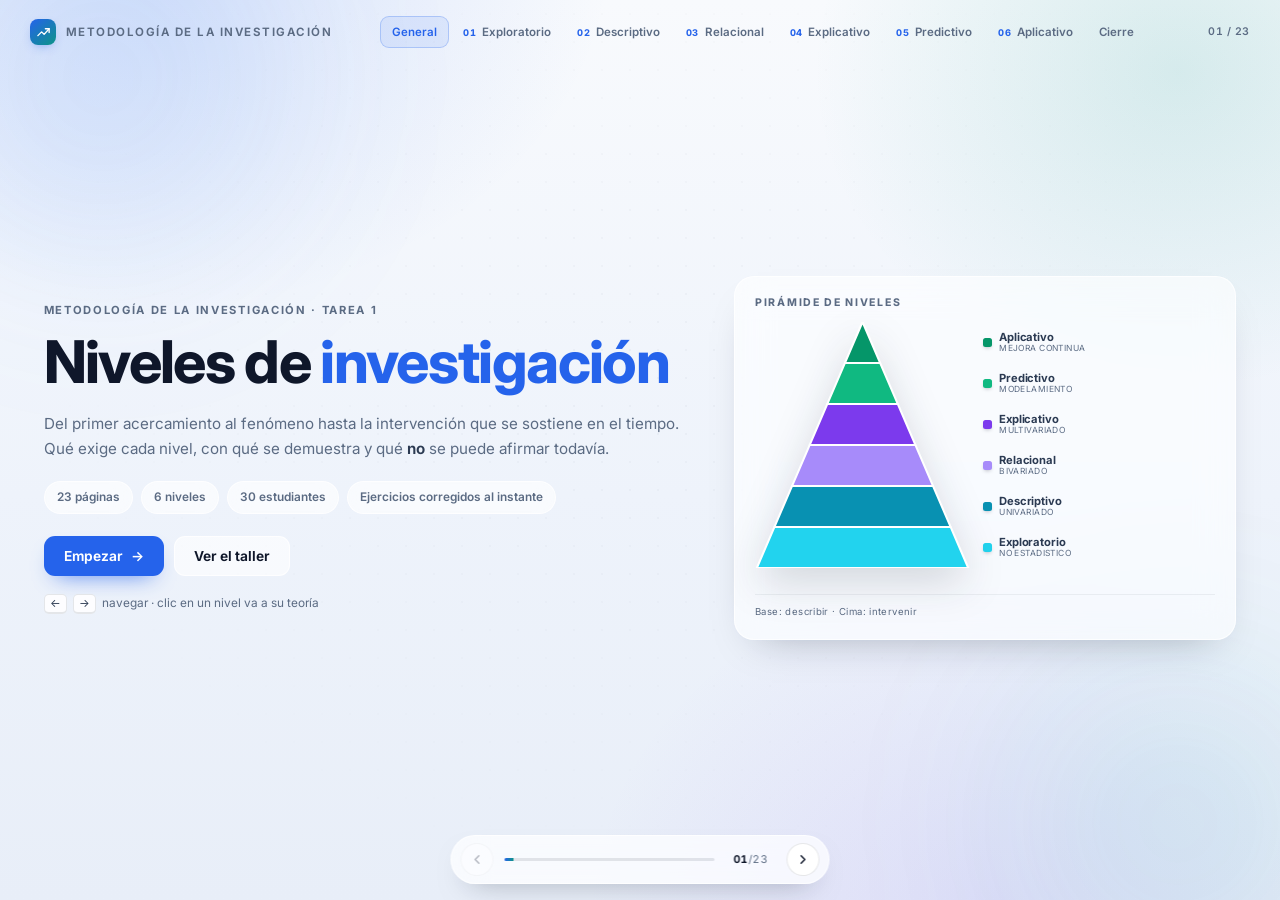
<file: index.html>
<!DOCTYPE html>
<html lang="es">
<head>
<meta charset="utf-8" />
<meta name="viewport" content="width=device-width, initial-scale=1" />
<title>Niveles de investigación · Metodología de la Investigación</title>
<meta name="description" content="Deck interactivo sobre los seis niveles de investigación con casos educativos: taller de autoestima, pretest-postest y regresión con betas." />
<meta name="theme-color" content="#eef2f9" />
<link rel="preconnect" href="https://fonts.googleapis.com">
<link rel="preconnect" href="https://fonts.gstatic.com" crossorigin>
<link href="https://fonts.googleapis.com/css2?family=Inter:wght@300;400;500;600;700;800&display=swap" rel="stylesheet">
<link rel="stylesheet" href="assets/styles.css" />
<link rel="icon" href="data:image/svg+xml,%3Csvg xmlns='http://www.w3.org/2000/svg' viewBox='0 0 100 100'%3E%3Crect width='100' height='100' rx='22' fill='%232563eb'/%3E%3Cpath d='M25 70 L45 50 L60 60 L78 28' stroke='white' stroke-width='9' fill='none' stroke-linecap='round' stroke-linejoin='round'/%3E%3C/svg%3E" />
</head>
<body>

<div class="grain" aria-hidden="true"></div>
<div class="orb orb-a" aria-hidden="true"></div>
<div class="orb orb-b" aria-hidden="true"></div>

<header class="topbar">
  <div class="brand">
    <span class="brand-mark" aria-hidden="true">
      <svg viewBox="0 0 24 24" fill="none" stroke="currentColor" stroke-width="2.2" stroke-linecap="round" stroke-linejoin="round"><path d="M3 17l6-6 4 4 8-9"/><path d="M15 6h6v6"/></svg>
    </span>
    <span class="brand-text">Metodología de la Investigación</span>
  </div>
  <nav class="levelnav" id="levelNav" aria-label="Navegación por niveles"></nav>
  <span class="top-page" id="topPage">01 / 18</span>
</header>

<main class="deck" id="deck">

  <!-- ================= GENERAL ================= -->
  <section class="slide slide-hero is-active" data-slide="1" data-group="General" data-label="Portada">
    <div class="wrap">
      <div>
        <p class="kicker reveal">Metodología de la Investigación · Tarea 1</p>
        <h1 class="reveal">Niveles de <em>investigación</em></h1>
        <p class="lede reveal">Del primer acercamiento al fenómeno hasta la intervención que se sostiene en el tiempo. Qué exige cada nivel, con qué se demuestra y qué <strong>no</strong> se puede afirmar todavía.</p>
        <div class="chips reveal">
          <span class="chip">23 páginas</span>
          <span class="chip">6 niveles</span>
          <span class="chip">30 estudiantes</span>
          <span class="chip">Ejercicios corregidos al instante</span>
        </div>
        <div class="hero-cta reveal">
          <button class="btn btn-primary" data-goto="2">Empezar <span aria-hidden="true">→</span></button>
          <button class="btn btn-ghost" data-goto="13">Ver el taller</button>
        </div>
        <div class="hero-hint reveal">
          <kbd>←</kbd><kbd>→</kbd> navegar · clic en un nivel va a su teoría
        </div>
      </div>
      <aside class="hero-card reveal" aria-hidden="true">
        <h3>Pirámide de niveles</h3>
        <div class="pyramid" id="pyramid"></div>
        <p class="hero-cap">Base: describir · Cima: intervenir</p>
      </aside>
    </div>
  </section>

  <!-- 2 -->
  <section class="slide" data-slide="2" data-group="General" data-label="El criterio">
    <div class="wrap">
      <p class="kicker reveal">La idea que ordena todo</p>
      <h2 class="reveal">El nivel no se elige. <em>Se demuestra en el análisis.</em></h2>
      <p class="lede reveal">Cada nivel exige un <strong>tipo de análisis distinto</strong> y, por lo tanto, un objetivo distinto. Declarar el nivel sin ejecutarlo es una incoherencia.</p>

      <div class="rail reveal" id="levelRail">
        <button class="rail-item" data-level="exploratorio"><b>01</b><span class="rn">Exploratorio</span><em>No estadístico</em></button>
        <button class="rail-item" data-level="descriptivo"><b>02</b><span class="rn">Descriptivo</span><em>Univariado</em></button>
        <button class="rail-item" data-level="relacional"><b>03</b><span class="rn">Relacional</span><em>Bivariado</em></button>
        <button class="rail-item" data-level="explicativo"><b>04</b><span class="rn">Explicativo</span><em>Multivariado</em></button>
        <button class="rail-item" data-level="predictivo"><b>05</b><span class="rn">Predictivo</span><em>Modelamiento</em></button>
        <button class="rail-item" data-level="aplicativo"><b>06</b><span class="rn">Aplicativo</span><em>Mejora continua</em></button>
      </div>

      <div class="callout reveal">
        <span class="callout-tag">El caso de la sesión</span>
        <p>Un taller de 8 sesiones para mejorar la autoestima en <strong>30 estudiantes</strong>. Con ese mismo caso veremos los seis niveles: qué se puede decir en cada uno y qué <strong>no</strong> se puede decir todavía.</p>
      </div>
    </div>
  </section>

  <!-- 3 -->
  <section class="slide" data-slide="3" data-group="General" data-label="El verbo manda">
    <div class="wrap">
      <p class="kicker reveal">Prueba rápida</p>
      <h2 class="reveal">El verbo del objetivo <em>ya eligió el nivel</em></h2>
      <p class="lede reveal">Toque un verbo. Verá el nivel, el análisis que exige y un objetivo aplicado al taller de autoestima.</p>

      <div class="verb-grid reveal" id="verbGrid">
        <button class="verb" data-verb="explorar">explorar</button>
        <button class="verb" data-verb="analizar">analizar</button>
        <button class="verb" data-verb="identificar">identificar</button>
        <button class="verb" data-verb="interpretar">interpretar</button>
        <button class="verb" data-verb="describir">describir</button>
        <button class="verb" data-verb="estimar">estimar</button>
        <button class="verb" data-verb="comparar">comparar</button>
        <button class="verb" data-verb="asociar">asociar</button>
        <button class="verb" data-verb="evidenciar">evidenciar</button>
        <button class="verb" data-verb="demostrar">demostrar</button>
        <button class="verb" data-verb="predecir">predecir</button>
        <button class="verb" data-verb="pronosticar">pronosticar</button>
        <button class="verb" data-verb="evaluar">evaluar</button>
        <button class="verb" data-verb="controlar">controlar</button>
      </div>

      <div class="verb-result reveal" id="verbResult" aria-live="polite">
        <div class="vr-head">
          <span class="vr-level" id="vrLevel">—</span>
          <span class="pill pill-soft" id="vrAnalysis">—</span>
        </div>
        <p class="vr-example" id="vrExample">Elija un verbo para comenzar.</p>
      </div>

      <div class="alert reveal" style="margin-top:12px">
        <b>El verbo es una pista, no una regla</b>
        Distintas tradiciones —Supo, Hernández-Sampieri, Valderrama, Ñaupas— nombran y agrupan los niveles de manera distinta, y cada carrera tiene sus propias convenciones. Por eso hay verbos ambiguos: <strong>analizar</strong>, <strong>determinar</strong>, <strong>evaluar</strong>. Lo que no cambia: el nivel se sostiene con el <strong>análisis ejecutado</strong> y el <strong>diseño</strong>, no con la etiqueta del objetivo.
      </div>
    </div>
  </section>

  <!-- ================= 01 EXPLORATORIO ================= -->
  <section class="slide" data-slide="4" data-group="01 · Exploratorio" data-label="Teoría">
    <div class="wrap split">
      <div>
        <p class="kicker reveal"><span class="num">01</span> Exploratorio · teoría</p>
        <h2 class="reveal">Cuando <em>todavía no hay</em> nada que medir</h2>
        <p class="lede reveal">Análisis <strong>no estadístico</strong>: entrevistas, observación, documentos. No busca conclusiones, busca <strong>preguntas</strong>.</p>
      <div class="def reveal"><span class="def-lbl">Definición</span><p>Es el nivel en el que se reúnen datos preliminares sobre un fenómeno poco conocido, mediante análisis no estadístico —entrevistas, observación, análisis documental—, con el fin de identificar, interpretar, determinar o definir el objeto de estudio y generar preguntas o hipótesis para investigaciones posteriores.</p></div>
        <div class="mini-grid reveal">
          <div class="mini"><span>Objetivo</span><b>identificar</b></div>
          <div class="mini"><span>Objetivo</span><b>interpretar</b></div>
          <div class="mini"><span>Objetivo</span><b>determinar</b></div>
          <div class="mini"><span>Objetivo</span><b>definir</b></div>
        </div>
        <table class="tbl reveal">
          <thead><tr><th>Método</th><th>Qué produce</th></tr></thead>
          <tbody>
            <tr><td>Entrevista en profundidad</td><td>Significados y categorías</td></tr>
            <tr><td>Observación de aula</td><td>Registro de prácticas</td></tr>
            <tr><td>Análisis documental</td><td>Marco y antecedentes</td></tr>
          </tbody>
        </table>
      </div>
      <aside class="side reveal">
        <div class="analogy">
          <span class="analogy-icon" aria-hidden="true">🔦</span>
          <h3>La linterna</h3>
          <p>Entra a un cuarto a oscuras y barre la sala. No describió el cuarto ni explicó su distribución: <strong>reconoció el terreno</strong>.</p>
        </div>
        <div class="alert"><b>Alerta</b> Si ya existen 40 estudios sobre el tema, no es exploratorio: es falta de revisión de literatura.</div>
      </aside>
    </div>
  </section>

  <!-- 5 -->
  <section class="slide" data-slide="5" data-group="01 · Exploratorio" data-label="Ejemplo">
    <div class="wrap split">
      <div>
        <p class="kicker reveal"><span class="num">01</span> Exploratorio · ejemplo</p>
        <h2 class="reveal">Ocho entrevistas <em>antes de medir</em></h2>
        <div class="study reveal">
          <p class="study-t">«Cómo viven la autoestima los estudiantes de 4.º de secundaria»</p>
          <p class="study-ctx"><b>Tema:</b> vivencia de la autoestima · <b>Población:</b> estudiantes de 4.º de secundaria de un colegio público · <b>Muestra:</b> 8 entrevistados · <b>Contexto:</b> institución sin investigaciones previas, 2026.</p>
          <div class="study-meta">
            <div><span>Objeto de estudio</span><b>Significados y situaciones (cualitativo)</b></div>
            <div><span>Técnica</span><b>8 entrevistas semiestructuradas</b></div>
            <div><span>Contexto</span><b>Colegio sin investigaciones previas</b></div>
          </div>
        </div>
        <table class="tbl tbl-matrix reveal">
          <thead><tr><th>Código</th><th>Extracto de la entrevista</th><th>Categoría</th></tr></thead>
          <tbody>
            <tr><td>E-01</td><td>«No levanto la mano porque se ríen»</td><td>Miedo al ridículo</td></tr>
            <tr><td>E-02</td><td>«En mi casa sí hablo, en el aula no»</td><td>Miedo al ridículo</td></tr>
            <tr><td>E-03</td><td>«Comparo mis notas con lo que veo en redes»</td><td>Comparación social</td></tr>
            <tr><td>E-04</td><td>«Si el profesor me felicita, me siento capaz»</td><td>Reconocimiento docente</td></tr>
            <tr><td>E-05</td><td>«Prefiero no participar para no equivocarme»</td><td>Miedo al error</td></tr>
            <tr><td>E-06</td><td>«Mis amigos me buscan para trabajar en grupo»</td><td>Reconocimiento entre pares</td></tr>
            <tr><td>E-07</td><td>«En el colegio me siento invisible»</td><td>Reconocimiento docente</td></tr>
            <tr><td>E-08</td><td>«Me da miedo que se rían de mi forma de hablar»</td><td>Miedo al ridículo</td></tr>
          </tbody>
        </table>
        <p class="tiny reveal">8 entrevistas · 4 categorías · el producto es un <strong>mapa de categorías</strong>, no una conclusión.</p>
      </div>
      <aside class="side reveal">
        <div class="case">
          <span class="case-tag">Caso real</span>
          <p><strong>Whyte (1943), <em>Street Corner Society</em>.</strong> Tres años de observación participante en un barrio de Boston. No midió nada: construyó categorías sobre liderazgo y redes que ninguna encuesta previa había formulado.</p>
        </div>
        <div class="alert"><b>No se puede concluir</b> «la autoestima es baja en el colegio». Con 8 entrevistas se afirma qué categorías existen, no cuánto ni por qué.</div>
      </aside>
    </div>
  </section>

  <!-- ================= 02 DESCRIPTIVO ================= -->
  <section class="slide" data-slide="6" data-group="02 · Descriptivo" data-label="Teoría">
    <div class="wrap split">
      <div>
        <p class="kicker reveal"><span class="num">02</span> Descriptivo · teoría</p>
        <h2 class="reveal">El retrato <em>fiel</em> del grupo</h2>
        <p class="lede reveal">Análisis <strong>univariado</strong>: una variable a la vez, con su distribución, su centro y su dispersión.</p>
      <div class="def reveal"><span class="def-lbl">Definición</span><p>Es el nivel en el que se caracteriza el fenómeno mediante análisis univariado: se describe, se estima un parámetro o se contrasta con un valor de referencia, sin relacionar variables ni atribuir causas.</p></div>
        <table class="tbl reveal">
          <thead><tr><th>Objetivo</th><th>Qué produce</th><th>Técnica</th></tr></thead>
          <tbody>
            <tr><td>Describir / caracterizar</td><td>Perfil de la variable</td><td>%, media, DE</td></tr>
            <tr><td>Estimar un parámetro</td><td>Valor poblacional</td><td>Estimación + IC</td></tr>
            <tr><td>Contrastar con un parámetro</td><td>Comparación con referencia</td><td>Prueba de una muestra</td></tr>
          </tbody>
        </table>
        <div class="case reveal">
          <span class="case-tag">Caso real</span>
          <p><strong>ENAHO (INEI).</strong> Reporta el porcentaje de hogares con internet por departamento. Es un retrato preciso del país… y no dice por qué unos acceden y otros no.</p>
        </div>
      </div>
      <aside class="side reveal">
        <div class="analogy">
          <span class="analogy-icon" aria-hidden="true">📷</span>
          <h3>La fotografía</h3>
          <p>Tres sillones, una mesa, dos lámparas. La foto es fiel, pero no explica por qué la sala está así.</p>
        </div>
        <div class="alert"><b>Alerta</b> Describir no es tabular. Y usar pruebas de significancia para comparar grupos ya lo saca del nivel descriptivo.</div>
      </aside>
    </div>
  </section>

  <!-- 7 -->
  <section class="slide" data-slide="7" data-group="02 · Descriptivo" data-label="Ejemplo">
    <div class="wrap">
      <div class="slide-head">
        <p class="kicker reveal"><span class="num">02</span> Descriptivo · ejemplo</p>
        <h2 class="reveal">La autoestima de los 30 estudiantes, <em>sin cruzar nada</em></h2>
        <div class="study reveal">
          <p class="study-t">«Nivel de autoestima y sus dimensiones en 30 estudiantes de secundaria»</p>
          <p class="study-ctx"><b>Tema:</b> autoestima y sus dimensiones · <b>Población:</b> estudiantes de secundaria de un colegio público de Huancavelica · <b>Muestra:</b> 30 estudiantes · <b>Contexto:</b> medición de inicio de año, 2026.</p>
          <div class="study-meta">
            <div><span>Variable</span><b>Autoestima (0–100) + 3 dimensiones</b></div>
            <div><span>Instrumento</span><b>Cuestionario de 20 ítems</b></div>
            <div><span>Diseño</span><b>No experimental, transversal</b></div>
          </div>
        </div>
      </div>

      <div class="workbench reveal">
        <div class="wb-main">
          <div class="stats-row">
            <div class="stat"><span>Media</span><b id="dMean">—</b></div>
            <div class="stat"><span>Desv. estándar</span><b id="dSd">—</b></div>
            <div class="stat"><span>Mínimo</span><b id="dMin">—</b></div>
            <div class="stat"><span>Máximo</span><b id="dMax">—</b></div>
            <div class="stat"><span>Bajo 55</span><b id="dLow">—</b></div>
          </div>
          <table class="tbl tbl-dims">
            <thead><tr><th>Dimensión</th><th>Media</th><th>DE</th><th>Mín.</th><th>Máx.</th><th>Lectura</th></tr></thead>
            <tbody id="dimTable"></tbody>
          </table>
        </div>
        <aside class="data-card">
          <div class="data-head">
            <b>Base de datos · autoestima</b>
            <span class="badge">n = 30</span>
          </div>
          <div class="data-scroll">
            <table class="data-table">
              <thead><tr><th>ID</th><th>Total</th><th>Acad.</th><th>Soc.</th><th>Emoc.</th></tr></thead>
              <tbody id="tblDesc"></tbody>
            </table>
          </div>
          <div class="data-foot"><span>Puntajes de 0 a 100</span><b>30 registros</b></div>
        </aside>
      </div>

      <div class="callout reveal">
        <span class="callout-tag">Qué se puede decir</span>
        <p>«La autoestima promedio del grupo es de <strong id="dSay">—</strong> puntos, con la dimensión académica más baja que la social». Eso es todo. <strong>No</strong> se puede decir todavía si el taller funciona ni qué la causa.</p>
      </div>
    </div>
  </section>

  <!-- ================= 03 RELACIONAL ================= -->
  <section class="slide" data-slide="8" data-group="03 · Relacional" data-label="Teoría">
    <div class="wrap split">
      <div>
        <p class="kicker reveal"><span class="num">03</span> Relacional · teoría</p>
        <h2 class="reveal">Dos variables, <em>una relación</em></h2>
        <p class="lede reveal">Análisis <strong>bivariado</strong>. Compare grupos, asocie o mida la fuerza de la asociación. Todavía no hay causa.</p>
      <div class="def reveal"><span class="def-lbl">Definición</span><p>Es el nivel en el que se analiza la relación entre dos o más variables mediante técnicas bivariadas —comparación de grupos, asociación, concordancia o correlación—, sin pretender establecer una relación causal.</p></div>
        <div class="mini-grid four reveal">
          <div class="mini"><span>Comparar</span><b>grupos independientes</b></div>
          <div class="mini"><span>Comparar</span><b>medidas repetidas</b></div>
          <div class="mini"><span>Asociar</span><b>y correlacionar</b></div>
          <div class="mini"><span>Medir</span><b>fuerza (OR, RR)</b></div>
        </div>
        <div class="keybox reveal">
          <span class="keybox-tag">Precisión obligatoria</span>
          <p><strong>El nivel relacional no es correlacional.</strong> Correlacionar es <em>una</em> de sus técnicas. Un chi cuadrado o un odds ratio son relacionales, no correlacionales.</p>
        </div>
        <div class="design design-cor reveal" style="margin-top:8px">
          <svg viewBox="0 0 320 110" role="img" aria-label="Diseño correlacional: dos variables medidas en la misma muestra">
            <defs>
              <marker id="arC" viewBox="0 0 10 10" refX="8" refY="5" markerWidth="4.5" markerHeight="4.5" orient="auto-start-reverse">
                <path d="M0,0 L10,5 L0,10 z" fill="#0d9488"/>
              </marker>
              <marker id="arD" viewBox="0 0 10 10" refX="8" refY="5" markerWidth="4" markerHeight="4" orient="auto-start-reverse">
                <path d="M0,0 L10,5 L0,10 z" fill="#0f172a"/>
              </marker>
            </defs>
            <g font-family="Georgia, serif" font-style="italic" font-size="17" fill="#0f172a">
              <text x="114" y="66">M</text>
              <text x="174" y="28">O<tspan font-size="10" dy="4">x</tspan></text>
              <text x="174" y="96">O<tspan font-size="10" dy="4">z</tspan></text>
              <text x="231" y="66">r</text>
            </g>
            <g stroke="#0d9488" stroke-width="1.9" marker-end="url(#arC)" fill="none">
              <line x1="130" y1="55" x2="154" y2="34"/>
              <line x1="130" y1="65" x2="154" y2="86"/>
            </g>
            <g stroke="#0f172a" stroke-width="1.2" fill="none" marker-start="url(#arD)" marker-end="url(#arD)">
              <line x1="219" y1="43" x2="219" y2="83"/>
            </g>
          </svg>
          <span class="design-cap">Diseño correlacional · dos variables en la misma muestra</span>
        </div>
      </div>
      <aside class="side reveal">
        <div class="analogy">
          <span class="analogy-icon" aria-hidden="true">💡</span>
          <h3>Las dos luces</h3>
          <p>Enciendes la luz del pasillo y también se ilumina la sala. Verdadero y repetible. Pero ambas podrían depender de un mismo interruptor.</p>
        </div>
        <div class="alert"><b>Alerta</b> «Influye» es un verbo explicativo. En relacional se escribe «se asocia», «se relaciona», «difiere entre grupos».</div>
      </aside>
    </div>
  </section>

  <!-- 9 -->
  <section class="slide" data-slide="9" data-group="03 · Relacional" data-label="Ejemplo">
    <div class="wrap">
      <div class="slide-head">
        <p class="kicker reveal"><span class="num">03</span> Relacional · ejemplo</p>
        <h2 class="reveal">Horas de estudio y rendimiento: <em>r = <span id="rVal">—</span></em></h2>
        <div class="study reveal">
          <p class="study-t">«Horas de estudio y rendimiento académico en 30 estudiantes»</p>
          <p class="study-ctx"><b>Tema:</b> hábitos de estudio y rendimiento · <b>Población:</b> estudiantes de 4.º y 5.º de secundaria · <b>Muestra:</b> los mismos 30 estudiantes · <b>Contexto:</b> segundo semestre, 2026.</p>
          <div class="study-meta">
            <div><span>Variables</span><b>Horas por semana y nota final (0–20)</b></div>
            <div><span>Estadístico</span><b>r de Pearson</b></div>
            <div><span>Diseño</span><b>No experimental, transversal</b></div>
          </div>
        </div>
      </div>

      <div class="workbench reveal">
        <div class="wb-main">
          <div class="stats-row">
            <div class="stat"><span>Correlación (r)</span><b id="rBig">—</b></div>
            <div class="stat"><span>Varianza explicada (r²)</span><b id="r2Big">—</b></div>
            <div class="stat"><span>n</span><b>30</b></div>
          </div>
          <div class="scatter-wrap">
            <svg id="scatter" viewBox="0 0 320 150" role="img" aria-label="Diagrama de dispersión de horas de estudio y nota"></svg>
          </div>
          <div class="keybox">
            <span class="keybox-tag">Interpretación correcta</span>
            <p>«Existe una relación positiva y fuerte entre horas de estudio y rendimiento».<br><strong>No</strong> «estudiar más mejora el rendimiento»: eso exige controlar otras variables.</p>
          </div>
        </div>

        <aside class="data-card">
          <div class="data-head">
            <b>Base de datos · horas y nota</b>
            <span class="badge">n = 30</span>
          </div>
          <div class="data-scroll">
            <table class="data-table">
              <thead><tr><th>ID</th><th>Grupo</th><th>Horas</th><th>Nota</th></tr></thead>
              <tbody id="tblRel"></tbody>
            </table>
          </div>
          <div class="data-foot"><span>Cada fila es un punto del gráfico</span><b>30 registros</b></div>
        </aside>
      </div>

      <div class="grid-2 reveal">
        <div class="case">
          <span class="case-tag">Caso real</span>
          <p><strong>PISA (OCDE).</strong> Los estudiantes que dedican más tiempo a tareas escolares obtienen mejores resultados, pero la asociación se debilita al controlar el nivel socioeconómico. Esa debilidad es exactamente lo que estudia el nivel explicativo.</p>
        </div>
        <div class="alert"><b>Alerta</b> r = <span id="rVal2">0,84</span> no autoriza a decir «causa». Puede haber una tercera variable: por ejemplo, el número de hermanos.</div>
      </div>
    </div>
  </section>

  <!-- 03C · técnicas relacionales -->
  <section class="slide" data-slide="10" data-group="03 · Relacional" data-label="Chi² y odds ratio">
    <div class="wrap">
      <div class="slide-head">
        <p class="kicker reveal"><span class="num">03</span> Relacional · técnicas</p>
        <h2 class="reveal">Chi² y odds ratio: <em>relacionar sin correlacionar</em></h2>
        <div class="study reveal">
          <p class="study-t">«Sexo y nivel de nota: ¿están asociados?»</p>
          <p class="study-ctx"><b>Tema:</b> asociación entre sexo y nota · <b>Población:</b> estudiantes de secundaria · <b>Muestra:</b> 30 estudiantes · <b>Contexto:</b> evaluación del primer bimestre.</p>
          <div class="study-meta">
            <div><span>Variables</span><b>Sexo (mujer / varón) · Nota (alta / baja)</b></div>
            <div><span>Técnicas</span><b>χ² y odds ratio</b></div>
            <div><span>Diseño</span><b>No experimental, transversal</b></div>
          </div>
        </div>
      </div>

      <div class="workbench reveal">
        <div class="wb-main">
          <div class="def-card">
            <span class="def-tag">Chi cuadrado (χ²)</span>
            <p>Compara las frecuencias <strong>observadas</strong> con las que se esperarían si no hubiera asociación. Responde <strong>si</strong> hay asociación (con su p), pero no su dirección ni su tamaño.</p>
            <span class="def-use">Dos variables categóricas · «¿se asocian?»</span>
          </div>
          <div class="def-card">
            <span class="def-tag">Odds ratio (OR)</span>
            <p>En una tabla 2×2 compara las <strong>chances</strong> del desenlace entre dos grupos. OR = 1 significa que no hay asociación; OR = 2,5 significa que el grupo expuesto tiene 2,5 veces más chances.</p>
            <span class="def-use">Dos variables binarias · «¿cuánto más probable?»</span>
          </div>
          <div class="def-card">
            <span class="def-tag">r de Pearson · rho de Spearman</span>
            <p>Mide <strong>cuánto y en qué dirección</strong> cambian juntas dos variables continuas u ordinales, de −1 a 1. Es la única de las tres que es <em>correlacional</em>.</p>
            <span class="def-use">Dos variables continuas · «¿cuánto se mueven juntas?»</span>
          </div>
        </div>

        <aside class="calc">
          <div class="calc-head"><b>Calculadora 2×2</b><span>n = 30</span></div>
          <table class="calc-table">
            <thead><tr><th></th><th>Nota alta</th><th>Nota baja</th></tr></thead>
            <tbody>
              <tr><th>Mujeres</th>
                <td><input id="cellA" type="number" value="12" min="0" max="30" aria-label="Mujeres con nota alta"></td>
                <td><input id="cellB" type="number" value="6" min="0" max="30" aria-label="Mujeres con nota baja"></td>
              </tr>
              <tr><th>Varones</th>
                <td><input id="cellC" type="number" value="5" min="0" max="30" aria-label="Varones con nota alta"></td>
                <td><input id="cellD" type="number" value="7" min="0" max="30" aria-label="Varones con nota baja"></td>
              </tr>
            </tbody>
          </table>
          <div class="calc-out">
            <div><span>OR</span><b id="orVal">—</b></div>
            <div><span>χ²</span><b id="chiVal">—</b></div>
            <div><span>p aprox.</span><b id="pVal">—</b></div>
          </div>
          <p class="calc-read" id="calcRead">—</p>
        </aside>
      </div>

      <div class="callout reveal">
        <span class="callout-tag">La regla</span>
        <p>El <strong>χ²</strong> dice <em>si</em> hay asociación; el <strong>OR</strong>, <em>cuántas veces</em> más chances tiene un grupo; la <strong>r</strong>, <em>cuánto y en qué dirección</em> cambian juntas dos variables continuas. Las tres son <strong>relacionales</strong>; solo la <strong>r</strong> es correlacional.</p>
        <p style="margin-top:8px">La misma tabla sirve para cualquier par de variables categóricas: <strong>taller (sí/no) × autoestima alta (sí/no)</strong> se lee igual — cuántas veces más chances tiene un grupo respecto del otro.</p>
      </div>
    </div>
  </section>

  <!-- 03D · correlación ≠ asociación -->
  <section class="slide" data-slide="11" data-group="03 · Relacional" data-label="Correlación ≠ asociación">
    <div class="wrap">
      <div class="slide-head">
        <p class="kicker reveal"><span class="num">03</span> Relacional · precisión</p>
        <h2 class="reveal">Correlación <em>≠</em> asociación</h2>
        <p class="lede reveal">La correlación es <strong>un tipo</strong> de asociación, no al revés. Todo lo que aparece abajo pertenece al mismo nivel: <strong>relacional</strong>.</p>
      </div>

      <div class="workbench reveal">
        <div class="wb-main">
          <table class="tbl tbl-fam">
            <thead><tr><th>Medida</th><th>Qué mide</th><th>Familia</th></tr></thead>
            <tbody>
              <tr>
                <td>r de Pearson · rho de Spearman · tau de Kendall</td>
                <td>Grado y dirección en que dos variables se mueven juntas (−1 a 1)</td>
                <td><span class="pill pill-soft">Correlación</span></td>
              </tr>
              <tr>
                <td>χ²</td>
                <td>Si dos variables categóricas se relacionan (sin dirección ni magnitud)</td>
                <td><span class="pill pill-soft">Asociación</span></td>
              </tr>
              <tr>
                <td>Odds ratio · riesgo relativo</td>
                <td>Cuántas veces más chances tiene un grupo</td>
                <td><span class="pill pill-soft">Asociación</span></td>
              </tr>
              <tr>
                <td>Kappa · ICC</td>
                <td>Si dos medidas coinciden entre sí</td>
                <td><span class="pill pill-soft">Concordancia</span></td>
              </tr>
              <tr>
                <td>t · U de Mann-Whitney · ANOVA · Kruskal-Wallis</td>
                <td>Si difieren las medias o las distribuciones entre grupos</td>
                <td><span class="pill pill-soft">Comparación</span></td>
              </tr>
            </tbody>
          </table>
        </div>

        <aside class="side">
          <div class="keybox">
            <span class="keybox-tag">Respuesta corta</span>
            <p><strong>Correlación:</strong> Pearson, Spearman, Kendall (y punto-biserial).<br><br>
               <strong>No correlación:</strong> el χ² y el OR también miden asociación, pero no son correlaciones.</p>
          </div>
          <div class="case">
            <span class="case-tag">Por eso se llama relacional</span>
            <p>La correlación es <strong>una</strong> de sus cuatro familias: comparación de grupos, asociación, concordancia y correlación.</p>
          </div>
        </aside>
      </div>

      <div class="callout reveal">
        <span class="callout-tag">Regla</span>
        <p><strong>Toda correlación es asociación, pero no toda asociación es correlación.</strong> Si el estudio usa χ² u OR, es relacional; llamarlo «correlacional» es un error de nombre.</p>
      </div>
    </div>
  </section>

  <!-- ================= 04 EXPLICATIVO ================= -->
  <section class="slide" data-slide="12" data-group="04 · Explicativo" data-label="Teoría">
    <div class="wrap center">
      <p class="kicker reveal"><span class="num">04</span> Explicativo · teoría</p>
      <h2 class="reveal big">¿Por qué <em>ocurre</em>?</h2>
      <p class="lede reveal">Análisis <strong>multivariado</strong>. Se descartan explicaciones rivales por dos caminos que no compiten:</p>
      <div class="def reveal"><span class="def-lbl">Definición</span><p>Es el nivel en el que se busca establecer relaciones causales mediante análisis multivariado, controlando variables extrañas para aislar el efecto de una o varias variables independientes sobre una variable dependiente.</p></div>
      <div class="two-paths reveal">
        <div class="path">
          <span class="path-n">A</span>
          <h3>Manipular</h3>
          <p>Se aplica el taller y se mide antes y después, con un grupo de comparación.</p>
          <div class="path-tags">
            <span>Nivel: explicativo</span>
            <span>Tipo: aplicado</span>
            <span>Diseño: pre experimental</span>
          </div>
          <div class="design">
            <svg viewBox="0 0 300 92" role="img" aria-label="Diseño pre test post test">
              <defs>
                <marker id="arA" viewBox="0 0 10 10" refX="8" refY="5" markerWidth="6" markerHeight="6" orient="auto-start-reverse">
                  <path d="M0,0 L10,5 L0,10 z" fill="#1d4ed8"/>
                </marker>
                <marker id="arAg" viewBox="0 0 10 10" refX="8" refY="5" markerWidth="6" markerHeight="6" orient="auto-start-reverse">
                  <path d="M0,0 L10,5 L0,10 z" fill="#94a3b8"/>
                </marker>
              </defs>
              <g font-family="Georgia, serif" font-style="italic" font-size="17" fill="#0f172a">
                <text x="10" y="30">G</text><text x="60" y="30">O₁</text><text x="150" y="30">X</text><text x="240" y="30">O₂</text>
                <text x="10" y="76">G₂</text><text x="60" y="76">O₁</text><text x="150" y="76">—</text><text x="240" y="76">O₂</text>
              </g>
              <g stroke="#1d4ed8" stroke-width="2" marker-end="url(#arA)" fill="none">
                <line x1="82" y1="25" x2="140" y2="25"/><line x1="166" y1="25" x2="230" y2="25"/>
              </g>
              <g stroke="#94a3b8" stroke-width="2" stroke-dasharray="5 4" marker-end="url(#arAg)" fill="none" opacity=".85">
                <line x1="82" y1="81" x2="230" y2="81"/>
              </g>
            </svg>
            <span class="design-cap">Sin G₂: pre experimental · con G₂: cuasi experimental</span>
          </div>
        </div>
        <div class="path">
          <span class="path-n">B</span>
          <h3>Controlar</h3>
          <p>No se interviene: se aísla el aporte de cada factor con un modelo.</p>
          <div class="path-tags">
            <span>Nivel: explicativo</span>
            <span>Tipo: básico</span>
            <span>Diseño: explicativo / causal</span>
          </div>
          <div class="design">
            <svg viewBox="0 0 300 130" role="img" aria-label="Diseño explicativo o causal">
              <defs>
                <marker id="arB" viewBox="0 0 10 10" refX="8" refY="5" markerWidth="6" markerHeight="6" orient="auto-start-reverse">
                  <path d="M0,0 L10,5 L0,10 z" fill="#1d4ed8"/>
                </marker>
              </defs>
              <g font-family="Georgia, serif" font-style="italic" font-size="17" fill="#0f172a">
                <text x="10" y="70">M</text><text x="86" y="70">O</text>
                <text x="158" y="32">X₁</text><text x="158" y="70">X₂</text><text x="155" y="108">Xₙ</text>
                <text x="272" y="70">Y</text>
              </g>
              <g stroke="#1d4ed8" stroke-width="2" marker-end="url(#arB)" fill="none">
                <line x1="28" y1="64" x2="76" y2="64"/>
                <line x1="100" y1="62" x2="146" y2="36"/>
                <line x1="100" y1="64" x2="146" y2="64"/>
                <line x1="100" y1="66" x2="146" y2="96"/>
                <line x1="186" y1="30" x2="262" y2="62"/>
                <line x1="186" y1="64" x2="262" y2="64"/>
                <line x1="186" y1="102" x2="262" y2="66"/>
              </g>
            </svg>
            <span class="design-cap">Explicativo / causal · M = muestra, O = observación, X = causas, Y = efecto</span>
          </div>
        </div>
      </div>
      <p class="tiny reveal">Uno responde «¿el taller funcionó?»; el otro, «¿cuánto aporta cada factor al rendimiento?».</p>
    </div>
  </section>

  <!-- 11 -->
  <section class="slide" data-slide="13" data-group="04 · Explicativo" data-label="Taller (pretest–postest)">
    <div class="wrap">
      <div class="slide-head">
        <p class="kicker reveal"><span class="num">04A</span> Explicativo · pretest–postest</p>
        <h2 class="reveal">El taller de autoestima, <em>antes y después</em></h2>
        <div class="study reveal">
          <p class="study-t">«Efecto de un taller de 8 sesiones sobre la autoestima y sus dimensiones»</p>
          <p class="study-ctx"><b>Tema:</b> efecto de un taller de autoestima · <b>Población:</b> estudiantes de 4.º y 5.º de un colegio público · <b>Muestra:</b> 30 (15 con taller, 15 sin taller) · <b>Contexto:</b> Huancavelica, 2026 · 8 sesiones.</p>
          <div class="study-meta">
            <div><span>Variable independiente</span><b>Taller de 8 sesiones (sí / no)</b></div>
            <div><span>Variable dependiente</span><b>Autoestima 0–100 + académica, social, emocional</b></div>
            <div><span>Diseño</span><b>Cuasi experimental, pre y post test</b></div>
            <div><span>Muestra</span><b>30 estudiantes (15 / 15)</b></div>
          </div>
        </div>
      </div>

      <div class="workbench reveal">
        <div class="wb-main">
          <div class="effect-panel">
            <div class="eff"><span>Mejora del grupo con taller</span><b id="eDelta">—</b></div>
            <div class="eff eff-main"><span>Efecto neto (descontando al control)</span><b id="netVal">—</b></div>
            <p id="roNote">El grupo sin taller también mejoró: sin él, esa mejora se habría atribuido al programa.</p>
          </div>

          <table class="tbl tbl-dims">
            <thead><tr><th>Variable / dimensión</th><th>Pre</th><th>Post</th><th>Δ taller</th><th>Δ control</th></tr></thead>
            <tbody id="dimEffect"></tbody>
          </table>

          <div class="toggle-row">
            <span>Calcular con grupo control</span>
            <button class="switch" id="controlToggle" role="switch" aria-checked="true" aria-label="Usar grupo de comparación"><span class="knob"></span></button>
            <span class="toggle-state" id="controlState">activo</span>
          </div>
        </div>

        <aside class="data-card">
          <div class="data-head">
            <b>Base de datos · autoestima</b>
            <span class="badge">n = 30</span>
          </div>
          <div class="data-scroll">
            <table class="data-table">
              <thead><tr><th>ID</th><th>Grupo</th><th>Pre</th><th>Post</th><th>Δ</th></tr></thead>
              <tbody id="tblPre"></tbody>
            </table>
          </div>
          <div class="data-foot"><span>Datos simulados con fines didácticos</span><b>30 registros</b></div>
        </aside>
      </div>
    </div>
  </section>

  <!-- 12 -->
  <section class="slide" data-slide="14" data-group="04 · Explicativo" data-label="Betas (regresión)">
    <div class="wrap">
      <div class="slide-head">
        <p class="kicker reveal"><span class="num">04B</span> Explicativo · coeficientes beta</p>
        <h2 class="reveal">Horas, gasto y hermanos: <em>cuánto aporta cada uno</em></h2>
        <div class="study reveal">
          <p class="study-t">«Horas de estudio, gasto en materiales y hermanos como predictores del rendimiento»</p>
          <p class="study-ctx"><b>Tema:</b> factores asociados al rendimiento · <b>Población:</b> los mismos 30 estudiantes · <b>Muestra:</b> 30 · <b>Contexto:</b> datos del semestre 2026-I.</p>
          <div class="study-meta">
            <div><span>Variable dependiente</span><b>Nota final (0–20)</b></div>
            <div><span>Predictoras</span><b>Horas, gasto (S/) y nº de hermanos</b></div>
            <div><span>Modelo</span><b>Regresión lineal múltiple</b></div>
          </div>
        </div>
      </div>

      <div class="workbench reveal">
        <div class="wb-main">
          <div class="model-switch" role="group" aria-label="Especificación del modelo">
            <button class="seg is-active" data-model="1">Modelo 1 · solo horas</button>
            <button class="seg" data-model="2">Modelo 2 · + gasto y hermanos</button>
          </div>
          <div class="beta-eq" id="betaEq">—</div>

          <table class="beta-table" id="betaTable">
            <thead><tr><th>Predictor</th><th>Beta</th><th>Lectura</th></tr></thead>
            <tbody></tbody>
          </table>

          <p class="beta-read" id="betaRead">—</p>
          <div class="beta-note" id="betaNote"></div>
        </div>

        <aside class="data-card">
          <div class="data-head">
            <b>Base de datos · rendimiento</b>
            <span class="badge">n = 30</span>
          </div>
          <div class="data-scroll">
            <table class="data-table">
              <thead><tr><th>ID</th><th>Horas</th><th>Gasto</th><th>Herm.</th><th>Nota</th></tr></thead>
              <tbody id="tblBeta"></tbody>
            </table>
          </div>
          <div class="data-foot"><span id="betaSel">Toque una fila para ver su predicción</span><b>30 registros</b></div>
        </aside>
      </div>
    </div>
  </section>

  <!-- 04D · puente explicativo → predictivo -->
  <section class="slide" data-slide="15" data-group="04 · Explicativo" data-label="Pruebas y diseños">
    <div class="wrap">
      <div class="slide-head">
        <p class="kicker reveal"><span class="num">04</span> Explicativo · puente al predictivo</p>
        <h2 class="reveal">Qué prueba usar, y <em>a qué nivel pertenece</em></h2>
        <p class="lede reveal">Elija una prueba de la matriz: verá su nivel, su diseño, si es paramétrica y un ejemplo con los 30 estudiantes.</p>
      </div>

      <div class="test-tabs reveal">
        <button class="tt is-active" data-block="1" role="tab">Comparación de grupos</button>
        <button class="tt" data-block="2" role="tab">Correlación · modelos · series</button>
      </div>

      <div class="test-layout reveal">
        <div class="matrix-wrap">
          <div id="block1"></div>
          <div id="block2" hidden></div>
        </div>
        <aside class="test-detail" id="testDetail"></aside>
      </div>

      <div class="callout reveal">
        <span class="callout-tag">Aquí terminan las pruebas de hipótesis</span>
        <p>En el nivel <strong>predictivo</strong> ya no se buscan p-valores: se entrena un modelo y se mide su acierto con <strong>partición train/test, validación cruzada, AUC, RMSE y matriz de confusión</strong>. La estadística cambia de objetivo: de decidir si hay efecto, a estimar qué tan bien predice.</p>
      </div>
    </div>
  </section>

  <!-- ================= 05 PREDICTIVO ================= -->
  <section class="slide" data-slide="16" data-group="05 · Predictivo" data-label="Teoría">
    <div class="wrap split">
      <div>
        <p class="kicker reveal"><span class="num">05</span> Predictivo · teoría</p>
        <h2 class="reveal">Anticipar <em>sin explicar</em></h2>
        <p class="lede reveal">Modelamiento estadístico. No pregunta por la causa: estima la <strong>probabilidad individual</strong> de un evento o su valor futuro.</p>
      <div class="def reveal"><span class="def-lbl">Definición</span><p>Es el nivel en el que se construyen modelos que estiman la probabilidad o el valor futuro de un evento a partir de variables predictoras; su calidad se juzga por la capacidad de acierto fuera de la muestra, no por la explicación.</p></div>
        <div class="mini-grid four reveal">
          <div class="mini"><span>Predecir</span><b>probabilidad / valor</b></div>
          <div class="mini"><span>Pronosticar</span><b>cuándo ocurre</b></div>
          <div class="mini"><span>Proyectar</span><b>serie futura</b></div>
          <div class="mini"><span>Juzgar</span><b>AUC · RMSE</b></div>
        </div>
        <div class="case reveal">
          <span class="case-tag">Caso real</span>
          <p><strong>Georgia State University, GPS Advising.</strong> Un modelo detectaba estudiantes en riesgo y un equipo de tutores intervenía. El modelo no explicaba el abandono: <strong>lo anticipaba</strong>.</p>
        </div>
      </div>
      <aside class="side reveal">
        <div class="analogy">
          <span class="analogy-icon" aria-hidden="true">🌦️</span>
          <h3>El pronóstico del clima</h3>
          <p>No le importa por qué llueve. Le importa <strong>si mañana llueve</strong>, para salir con paraguas.</p>
        </div>
        <div class="alert"><b>Alerta</b> Un modelo que acierta solo con los datos con que fue construido está sobreajustado: memorizó, no aprendió.</div>
      </aside>
    </div>
  </section>

  <!-- 14 -->
  <section class="slide" data-slide="17" data-group="05 · Predictivo" data-label="Ejemplo">
    <div class="wrap">
      <div class="slide-head">
        <p class="kicker reveal"><span class="num">05</span> Predictivo · ejemplo</p>
        <h2 class="reveal">¿Quién está en riesgo de <em>reprobar</em>?</h2>
        <div class="study reveal">
          <p class="study-t">«Modelo de estimación del riesgo de reprobar en el primer ciclo»</p>
          <p class="study-ctx"><b>Tema:</b> riesgo de reprobar · <b>Población:</b> ingresantes del primer ciclo · <b>Muestra:</b> 30 estudiantes · <b>Contexto:</b> cierre del primer bimestre, cuando aún se puede intervenir.</p>
          <div class="study-meta">
            <div><span>Predictores</span><b>Horas, autoestima y nota actual</b></div>
            <div><span>Salida</span><b>Índice de riesgo 0–100</b></div>
            <div><span>Métrica</span><b>AUC con validación cruzada</b></div>
          </div>
        </div>
      </div>

      <div class="workbench reveal">
        <div class="wb-main">
          <table class="tbl">
            <thead><tr><th>Riesgo</th><th>Índice</th><th>Decisión</th></tr></thead>
            <tbody>
              <tr><td>Alto</td><td>70 – 100</td><td>Tutoría inmediata</td></tr>
              <tr><td>Medio</td><td>40 – 69</td><td>Seguimiento quincenal</td></tr>
              <tr><td>Bajo</td><td>0 – 39</td><td>Sin intervención</td></tr>
            </tbody>
          </table>
          <div class="callout">
            <span class="callout-tag">Cómo se juzga</span>
            <p>No por el p-valor, sino por su acierto fuera de muestra: <strong>AUC = 0,81</strong>, con validación cruzada. Un modelo que solo acierta con los datos con que fue construido no sirve.</p>
          </div>
        </div>

        <aside class="data-card">
          <div class="data-head">
            <b>Base de datos · riesgo estimado</b>
            <span class="badge">n = 30</span>
          </div>
          <div class="data-scroll">
            <table class="data-table">
              <thead><tr><th>ID</th><th>Horas</th><th>Autoest.</th><th>Nota</th><th>Riesgo</th></tr></thead>
              <tbody id="tblPred"></tbody>
            </table>
          </div>
          <div class="data-foot"><span>Índice orientativo del modelo</span><b>30 registros</b></div>
        </aside>
      </div>

      <div class="grid-2 reveal">
        <div class="case">
          <span class="case-tag">Caso real</span>
          <p><strong>Georgia State University, GPS Advising.</strong> Un modelo sobre cientos de variables detectaba estudiantes en riesgo y un equipo de tutores intervenía. No explicaba el abandono: lo anticipaba para actuar a tiempo.</p>
        </div>
        <div class="alert"><b>Alerta</b> Predecir no es profecía: es una probabilidad con error. Y un modelo que no se valida fuera de la muestra es solo un recuerdo de los datos.</div>
      </div>
    </div>
  </section>

  <!-- 05C · modelos de clasificación -->
  <section class="slide" data-slide="18" data-group="05 · Predictivo" data-label="Modelos de clasificación">
    <div class="wrap">
      <div class="slide-head">
        <p class="kicker reveal"><span class="num">05</span> Predictivo · modelos</p>
        <h2 class="reveal">Los modelos de <em>clasificación</em>, en orden de uso</h2>
        <p class="lede reveal">Clasificar es predecir una <strong>categoría</strong>: aprueba o reprueba, deserta o se queda, en riesgo o sin riesgo. Estos son los modelos que se usan, del más simple al más potente.</p>
      </div>

      <div class="model-grid reveal">
        <div class="model-card">
          <span class="mo-n">01</span>
          <h3>Regresión logística</h3>
          <p>El punto de partida. Devuelve probabilidades y sus coeficientes se leen como odds ratios.</p>
          <span class="mo-use">Cuando necesitas interpretar</span>
        </div>
        <div class="model-card">
          <span class="mo-n">02</span>
          <h3>Árbol de decisión</h3>
          <p>Reglas legibles: «si falta más de 20 % y estudia menos de 5 h, riesgo alto». Se sobreajusta con facilidad.</p>
          <span class="mo-use">Cuando necesitas explicar la regla</span>
        </div>
        <div class="model-card">
          <span class="mo-n">03</span>
          <h3>Random Forest</h3>
          <p>Cientos de árboles que votan. Robusto, tolera datos sucios y entrega importancia de variables.</p>
          <span class="mo-use">Uso general en datos tabulares</span>
        </div>
        <div class="model-card">
          <span class="mo-n">04</span>
          <h3>Gradient Boosting</h3>
          <p>XGBoost, LightGBM, CatBoost. Suele ganar en tabulares; más potente y menos interpretable.</p>
          <span class="mo-use">Cuando buscas la mejor métrica</span>
        </div>
        <div class="model-card">
          <span class="mo-n">05</span>
          <h3>Máquinas de vectores (SVM)</h3>
          <p>Traza el margen que mejor separa las clases. Bueno con pocos casos y muchas variables.</p>
          <span class="mo-use">Muestras pequeñas, muchas variables</span>
        </div>
        <div class="model-card">
          <span class="mo-n">06</span>
          <h3>k vecinos (kNN)</h3>
          <p>Clasifica según los casos más parecidos. Simple e intuitivo; exige escalar las variables.</p>
          <span class="mo-use">Para entender la idea de similitud</span>
        </div>
        <div class="model-card">
          <span class="mo-n">07</span>
          <h3>Naive Bayes</h3>
          <p>Rápido y sorprendentemente bueno con texto. Asume independencia entre predictores.</p>
          <span class="mo-use">Textos y datos de alta dimensión</span>
        </div>
        <div class="model-card">
          <span class="mo-n">08</span>
          <h3>Red neuronal (MLP)</h3>
          <p>Capta relaciones no lineales complejas. Necesita muchos datos y es una caja negra.</p>
          <span class="mo-use">Muchos datos, patrones complejos</span>
        </div>
      </div>

      <div class="callout reveal">
        <span class="callout-tag">Cómo se elige y se juzga</span>
        <p>No por el p-valor: se separa <strong>entrenamiento / validación / prueba</strong>, se usa <strong>validación cruzada</strong> y se reporta <strong>AUC-ROC</strong>, exactitud, sensibilidad, especificidad y F1, con su <strong>matriz de confusión</strong>. Con clases desbalanceadas (80 % aprueba, 20 % reprueba), la exactitud engaña: un modelo que dice «todos aprueban» acierta el 80 %.</p>
      </div>
    </div>
  </section>

  <!-- ================= 06 APLICATIVO ================= -->
  <section class="slide" data-slide="19" data-group="06 · Aplicativo" data-label="Teoría">
    <div class="wrap split">
      <div>
        <p class="kicker reveal"><span class="num">06</span> Aplicativo · teoría</p>
        <h2 class="reveal">Intervenir, medir, <em>sostener</em></h2>
        <p class="lede reveal">Metodologías de mejora continua. Incluye la investigación tecnológica: el criterio no es el p-valor, es que el resultado <strong>se mantenga</strong>.</p>
      <div class="def reveal"><span class="def-lbl">Definición</span><p>Es el nivel en el que se interviene sobre un proceso o situación real, se evalúa el resultado con indicadores y criterios definidos de antemano, y se verifica que la mejora se sostenga en el tiempo.</p></div>
        <table class="tbl reveal">
          <thead><tr><th>Objetivo</th><th>Qué hace</th></tr></thead>
          <tbody>
            <tr><td>Evaluar</td><td>Línea base y monitoreo de indicadores</td></tr>
            <tr><td>Calibrar</td><td>Ajusta dosis o frecuencia de las sesiones</td></tr>
            <tr><td>Controlar</td><td>Mantiene la mejora e institucionaliza</td></tr>
            <tr><td>Aceptar</td><td>Valida con criterios definidos antes</td></tr>
          </tbody>
        </table>
        <div class="case reveal">
          <span class="case-tag">Caso real</span>
          <p><strong>Seis Sigma (Motorola, 1986; GE, 1995).</strong> El ciclo DMAIC convirtió la reducción de defectos en un estándar verificable, no en una anécdota de éxito.</p>
        </div>
      </div>
      <aside class="side reveal">
        <div class="analogy">
          <span class="analogy-icon" aria-hidden="true">🚿</span>
          <h3>El agua de la ducha</h3>
          <p>Mide con la mano (evaluar), ajusta la mezcla (calibrar), verifica que no varíe (controlar) y fija la posición (aceptar).</p>
        </div>
        <div class="alert"><b>Alerta</b> «Hice un taller y me pareció que funcionó» no es nivel aplicativo. Hacen falta línea base, indicadores y criterios previos.</div>
      </aside>
    </div>
  </section>

  <!-- 16 -->
  <section class="slide" data-slide="20" data-group="06 · Aplicativo" data-label="Ejemplo">
    <div class="wrap split">
      <div>
        <p class="kicker reveal"><span class="num">06</span> Aplicativo · ejemplo</p>
        <h2 class="reveal">Que el taller <em>no se quede</em> en un trimestre</h2>
        <div class="study reveal">
          <p class="study-t">«Implementación y sostenimiento del taller de autoestima en tres secciones»</p>
          <p class="study-ctx"><b>Tema:</b> sostenibilidad del taller · <b>Población:</b> tres secciones del mismo grado · <b>Muestra:</b> 3 secciones con monitoreo de 6 bimestres · <b>Contexto:</b> institucionalización 2026-2027.</p>
          <div class="study-meta">
            <div><span>Indicadores</span><b>Media, % bajo 55 y asistencia</b></div>
            <div><span>Monitoreo</span><b>6 bimestres</b></div>
            <div><span>Método</span><b>DMAIC: evaluar, calibrar, controlar, aceptar</b></div>
          </div>
        </div>
        <table class="tbl reveal">
          <thead><tr><th>Bimestre</th><th>Autoestima media</th><th>% bajo 55</th><th>Asistencia</th><th>Decisión</th></tr></thead>
          <tbody>
            <tr><td>B1 · línea base</td><td>58,9</td><td>33 %</td><td>—</td><td>Iniciar taller</td></tr>
            <tr><td>B2</td><td>64,1</td><td>21 %</td><td>88 %</td><td>Mantener 8 sesiones</td></tr>
            <tr><td>B3</td><td>68,2</td><td>9 %</td><td>86 %</td><td>Meta alcanzada</td></tr>
            <tr><td>B4</td><td>66,9</td><td>11 %</td><td>81 %</td><td>Calibrar: 6 sesiones</td></tr>
            <tr><td>B5</td><td>67,4</td><td>10 %</td><td>87 %</td><td>Consolidar</td></tr>
            <tr><td>B6</td><td>67,8</td><td>9 %</td><td>89 %</td><td>Aceptar el protocolo</td></tr>
          </tbody>
        </table>
      </div>
      <aside class="side reveal">
        <div class="keybox">
          <span class="keybox-tag">La diferencia</span>
          <p>El <strong>explicativo</strong> demuestra que el taller produjo +9,3 puntos. El <strong>aplicativo</strong> demuestra que esos +9,3 se mantienen con 6 sesiones, en 3 secciones, dos años después.</p>
        </div>
        <div class="alert"><b>Alerta</b> Sin línea base no hay forma de demostrar mejora. El indicador se define <em>antes</em> de intervenir, no después.</div>
      </aside>
    </div>
  </section>

  <!-- 06C · aplicativo en ingeniería -->
  <section class="slide" data-slide="21" data-group="06 · Aplicativo" data-label="Ejemplo en ingeniería">
    <div class="wrap">
      <div class="slide-head">
        <p class="kicker reveal"><span class="num">06</span> Aplicativo · ingeniería</p>
        <h2 class="reveal">Donde se ve de verdad: <em>control del concreto</em></h2>
        <p class="lede reveal">En obra no se discute la teoría: se decide si el lote cumple o se rechaza. Los cuatro objetivos del nivel aplicativo, aplicados a probetas reales.</p>
      </div>

      <div class="study reveal">
        <p class="study-t">«Control estadístico de la resistencia del concreto en una obra»</p>
        <p class="study-ctx"><b>Tema:</b> control de calidad del concreto · <b>Población:</b> lotes de concreto de una obra · <b>Muestra:</b> 6 lotes × 3 probetas a 28 días · <b>Contexto:</b> obra en Huancavelica, 2026.</p>
        <div class="study-meta">
          <div><span>Variable</span><b>Resistencia a compresión (kg/cm²)</b></div>
          <div><span>Criterio</span><b>f'c ≥ 210 · Cpk ≥ 0,67</b></div>
          <div><span>Método</span><b>CEP: cartas x̄–R</b></div>
        </div>
      </div>

      <div class="workbench reveal">
        <div class="wb-main">
          <table class="tbl">
            <thead><tr><th>Lote</th><th>n</th><th>Media</th><th>DE</th><th>Cpk</th><th>Decisión</th></tr></thead>
            <tbody>
              <tr><td>L-01</td><td>3</td><td>248</td><td>14,7</td><td>0,86</td><td class="ok">Aceptar</td></tr>
              <tr><td>L-02</td><td>3</td><td>252</td><td>14,7</td><td>0,95</td><td class="ok">Aceptar</td></tr>
              <tr><td>L-03</td><td>3</td><td>214</td><td>6,3</td><td>0,21</td><td class="bad">Rechazar</td></tr>
              <tr><td>L-04</td><td>3</td><td>206</td><td>22,0</td><td>−0,06</td><td class="bad">Rechazar</td></tr>
              <tr><td>L-05</td><td>3</td><td>261</td><td>14,8</td><td>1,15</td><td class="ok">Aceptar</td></tr>
              <tr><td>L-06</td><td>3</td><td>244</td><td>14,7</td><td>0,77</td><td class="ok">Aceptar</td></tr>
            </tbody>
          </table>
          <p class="tiny" style="margin-top:2px">Cpk = (media − 210) ÷ (3 · DE). Un Cpk bajo no significa «mala teoría»: significa que el proceso no está centrado o varía demasiado.</p>
        </div>

        <aside class="side">
          <div class="mini-grid four" style="margin-bottom:0">
            <div class="mini"><span>Evaluar</span><b>18 probetas a 28 días</b></div>
            <div class="mini"><span>Calibrar</span><b>L-03: relación a/c 0,55 → 0,48</b></div>
            <div class="mini"><span>Controlar</span><b>Cartas x̄–R, límites 210–270</b></div>
            <div class="mini"><span>Aceptar</span><b>Cpk ≥ 0,67 y ningún valor bajo 175</b></div>
          </div>
          <div class="case">
            <span class="case-tag">Mismo esquema en química</span>
            <p><strong>Rendimiento de un reactor.</strong> Se evalúa la línea base, se calibra la temperatura de operación, se controla con cartas de proceso y se acepta el nuevo punto de operación solo si se sostiene.</p>
          </div>
        </aside>
      </div>

      <div class="callout reveal">
        <span class="callout-tag">La diferencia con explicar</span>
        <p>El nivel aplicativo no pregunta <em>por qué</em> el concreto resiste: pregunta <strong>si el proceso cumple el criterio y si la mejora se mantiene</strong>. Por eso necesita línea base, indicadores y un criterio definido antes de intervenir.</p>
      </div>
    </div>
  </section>

  <!-- ================= CIERRE ================= -->
  <section class="slide" data-slide="22" data-group="Cierre" data-label="Ejercicios">
    <div class="wrap">
      <p class="kicker reveal">Ponte a prueba</p>
      <h2 class="reveal">Completá el <em>análisis</em></h2>
      <p class="lede reveal">Elija la prueba, decida sobre la hipótesis nula y concluya. Cada espacio se corrige al instante.</p>

      <div class="ex reveal" id="ex">
        <div class="ex-head">
          <span class="ex-num"><b id="exIndex">1</b> / 12</span>
          <div class="ex-progress"><span id="exProgress"></span></div>
          <span class="ex-score">Correctos: <b id="exScore">0</b></span>
        </div>
        <p class="ex-case" id="exCase">—</p>
        <div class="ex-body" id="exBody"></div>
        <div class="ex-fix" id="exFix" aria-live="polite"></div>
        <div class="ex-actions">
          <button class="btn btn-ghost" id="exReset">Reiniciar</button>
          <button class="btn btn-primary" id="exCheck">Verificar</button>
          <button class="btn btn-primary" id="exNext" disabled>Siguiente <span aria-hidden="true">→</span></button>
        </div>
      </div>
    </div>
  </section>

  <!-- 18 -->
  <section class="slide" data-slide="23" data-group="Cierre" data-label="Síntesis">
    <div class="wrap">
      <p class="kicker reveal">Para llevarse</p>
      <h2 class="reveal">Cinco ideas que <em>no se olvidan</em></h2>
      <ol class="takeaways reveal">
        <li><span>01</span><p><strong>El análisis decide el nivel.</strong> Si el título promete explicación y el informe muestra porcentajes, el nivel es decorativo.</p></li>
        <li><span>02</span><p><strong>Relacional no es correlacional.</strong> r = 0,84 describe una asociación; no autoriza a decir «causa».</p></li>
        <li><span>03</span><p><strong>Sin grupo de comparación no hay efecto.</strong> Los 15 estudiantes sin taller mejoraron 2,4 puntos por su cuenta.</p></li>
        <li><span>04</span><p><strong>La beta cambia cuando controla.</strong> Las horas pasan de 0,64 a 0,48 al descontar hermanos: ese cambio es información.</p></li>
        <li><span>05</span><p><strong>Predecir no es explicar, y aplicar no es predecir.</strong> El predictivo anticipa; el aplicativo interviene, mide y sostiene.</p></li>
      </ol>

      <div class="refs reveal">
        <h3>Referencias</h3>
        <p>Hernández-Sampieri, R., &amp; Mendoza, C. P. (2018). <em>Metodología de la investigación: las rutas cuantitativa, cualitativa y mixta</em>. McGraw-Hill.</p>
        <p>Supo, J. A. (2025). <em>Niveles de investigación: una clasificación emergente fundamentada en el análisis de datos</em>. BIOESTADISTICO.</p>
        <p>Valderrama Mendoza, S. (2018). <em>El desarrollo de la tesis descriptiva-comparativa, correlacional y cuasiexperimental</em>. San Marcos.</p>
        <p class="refs-note">La base de 30 estudiantes es simulada y se usa solo con fines didácticos.</p>
      </div>
    </div>
  </section>

</main>

<div class="scroll-hint" id="scrollHint" aria-hidden="true">Desplazar <span>↓</span></div>

<nav class="navbar" aria-label="Navegación de la presentación">
  <button class="nav-btn" id="prevBtn" aria-label="Página anterior">
    <svg viewBox="0 0 24 24" fill="none" stroke="currentColor" stroke-width="2.2" stroke-linecap="round" stroke-linejoin="round"><path d="M15 18l-6-6 6-6"/></svg>
  </button>
  <div class="progress"><span id="progressBar"></span></div>
  <span class="counter"><b id="curNum">01</b><span>/</span><span id="totNum">18</span></span>
  <button class="nav-btn" id="nextBtn" aria-label="Página siguiente">
    <svg viewBox="0 0 24 24" fill="none" stroke="currentColor" stroke-width="2.2" stroke-linecap="round" stroke-linejoin="round"><path d="M9 18l6-6-6-6"/></svg>
  </button>
</nav>

<script src="assets/app.js" defer></script>
</body>
</html>
</file>
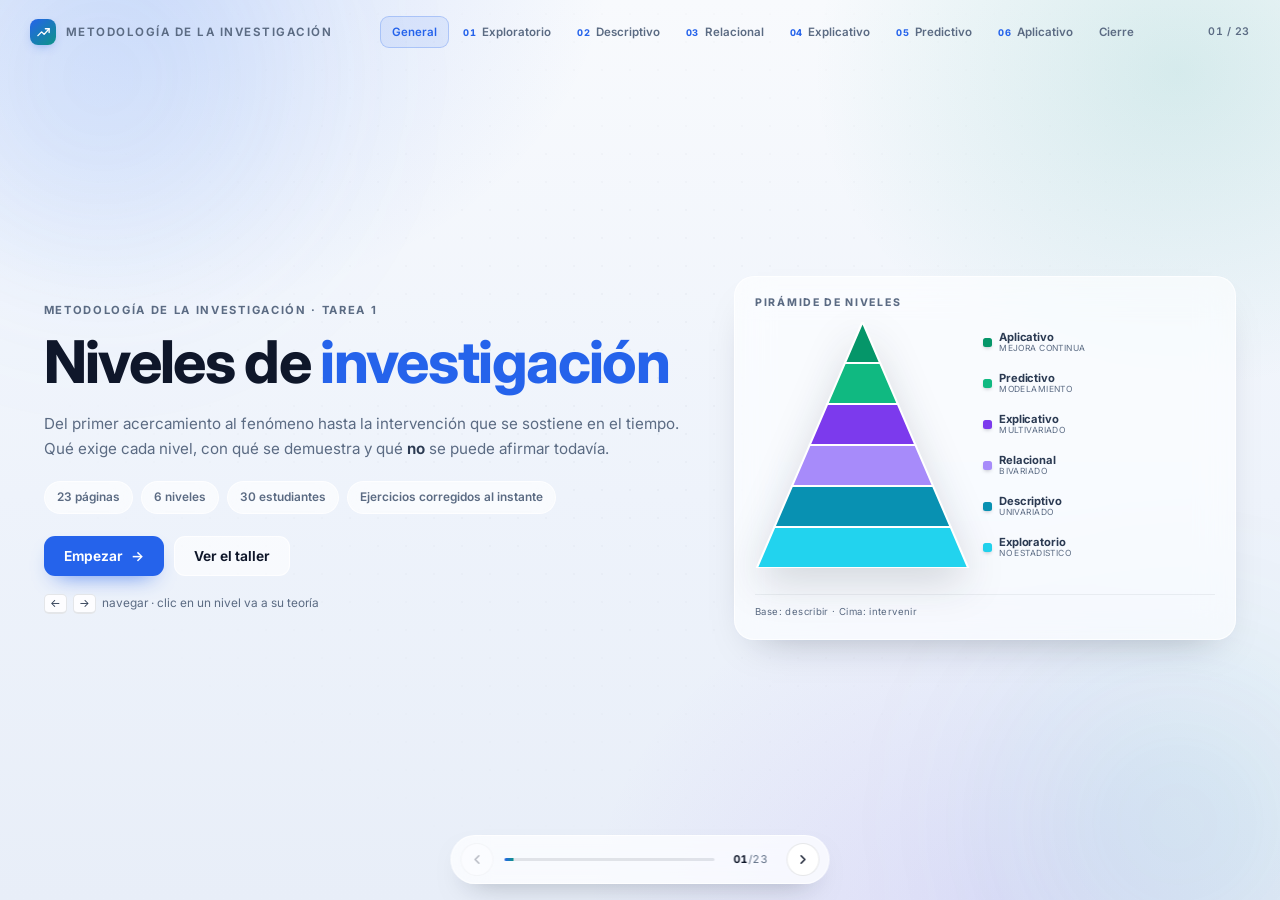
<file: NIVELES.html>
<!DOCTYPE html>
<html lang="es">
<head>
<meta charset="utf-8" />
<meta name="viewport" content="width=device-width, initial-scale=1" />
<title>Niveles de investigación · Metodología de la Investigación</title>
<meta name="description" content="Deck interactivo sobre los seis niveles de investigación con casos educativos: taller de autoestima, pretest-postest y regresión con betas." />
<meta name="theme-color" content="#eef2f9" />
<link rel="preconnect" href="https://fonts.googleapis.com">
<link rel="preconnect" href="https://fonts.gstatic.com" crossorigin>
<link href="https://fonts.googleapis.com/css2?family=Inter:wght@300;400;500;600;700;800&display=swap" rel="stylesheet">
<style>
/* ===========================================================
   Niveles de investigación — deck interactivo
   Tema claro · glassmorphism · tipografía sans
   =========================================================== */

:root{
  --bg:#eef2f9;
  --ink:#0f172a;
  --ink-2:#2b3a52;
  --muted:#5b6b83;
  --line:rgba(15,23,42,.10);
  --line-2:rgba(15,23,42,.06);
  --glass:rgba(255,255,255,.62);
  --glass-2:rgba(255,255,255,.86);
  --glass-brd:rgba(255,255,255,.75);
  --accent:#2563eb;
  --accent-2:#0d9488;
  --accent-soft:rgba(37,99,235,.09);
  --good:#059669;
  --warn:#b45309;
  --bad:#dc2626;
  --shadow:0 18px 40px -24px rgba(15,23,42,.35);
  --shadow-soft:0 8px 24px -16px rgba(15,23,42,.28);
  --r:16px;
  --nav-h:62px;
  --font:"Inter",system-ui,-apple-system,"Segoe UI",Roboto,Helvetica,Arial,sans-serif;
}

*,*::before,*::after{box-sizing:border-box}
html,body{height:100%}
body{
  margin:0;
  background:var(--bg);
  color:var(--ink);
  font-family:var(--font);
  font-size:15.5px;
  line-height:1.6;
  -webkit-font-smoothing:antialiased;
  text-rendering:optimizeLegibility;
  overflow:hidden;
}

/* ---------- fondo ---------- */
body::before{
  content:"";position:fixed;inset:0;z-index:0;pointer-events:none;
  background:
    radial-gradient(58vw 46vw at 12% -6%, rgba(37,99,235,.16), transparent 62%),
    radial-gradient(46vw 40vw at 92% 8%, rgba(13,148,136,.14), transparent 62%),
    radial-gradient(52vw 44vw at 78% 102%, rgba(139,92,246,.12), transparent 62%),
    linear-gradient(180deg,#f8fafd 0%,#eef3fb 55%,#e8eef8 100%);
}
.orb{position:fixed;border-radius:50%;filter:blur(90px);z-index:0;pointer-events:none;opacity:.55}
.orb-a{width:44vw;height:44vw;left:-14vw;top:-16vw;background:radial-gradient(circle,rgba(59,130,246,.30),transparent 65%)}
.orb-b{width:40vw;height:40vw;right:-12vw;bottom:-14vw;background:radial-gradient(circle,rgba(20,184,166,.26),transparent 65%)}
.grain{
  position:fixed;inset:0;z-index:0;pointer-events:none;opacity:.5;
  background-image:radial-gradient(rgba(15,23,42,.055) 1px,transparent 1px);
  background-size:28px 28px;
  mask-image:radial-gradient(ellipse at 50% 40%,#000 10%,transparent 72%);
  -webkit-mask-image:radial-gradient(ellipse at 50% 40%,#000 10%,transparent 72%);
}

/* ---------- topbar ---------- */
.topbar{
  position:fixed;top:0;left:0;right:0;z-index:60;
  display:flex;align-items:center;justify-content:space-between;
  padding:14px clamp(16px,3vw,30px);pointer-events:none;
}
.topbar > *{pointer-events:auto}
.brand{display:flex;align-items:center;gap:10px;font-size:.72rem;letter-spacing:.13em;text-transform:uppercase;color:var(--muted);font-weight:650}
.brand-mark{
  width:26px;height:26px;display:grid;place-items:center;border-radius:8px;
  background:linear-gradient(140deg,var(--accent),var(--accent-2));color:#fff;
  box-shadow:0 4px 12px -6px rgba(37,99,235,.8);
}
.brand-mark svg{width:15px;height:15px}
.topbar-actions{display:flex;gap:8px}
.icon-btn{
  width:38px;height:38px;display:grid;place-items:center;border-radius:11px;
  border:1px solid var(--glass-brd);background:var(--glass);color:var(--ink);
  cursor:pointer;transition:.18s;backdrop-filter:blur(14px) saturate(1.3);
  box-shadow:var(--shadow-soft);
}
.icon-btn:hover{background:var(--glass-2);transform:translateY(-1px)}
.icon-btn svg{width:17px;height:17px}

/* ---------- deck ---------- */
.deck{position:fixed;inset:0;z-index:10}
.slide{
  position:absolute;inset:0;
  display:flex;align-items:center;justify-content:center;
  padding:calc(var(--nav-h) + 26px) clamp(16px,3.4vw,44px) calc(var(--nav-h) + 10px);
  opacity:0;visibility:hidden;pointer-events:none;
  transform:translate3d(0,14px,0);
  transition:opacity .42s ease,transform .5s cubic-bezier(.22,.8,.3,1),visibility .42s;
  overflow-y:auto;overflow-x:hidden;
}
.slide.is-active{opacity:1;visibility:visible;pointer-events:auto;transform:none}
.slide::-webkit-scrollbar{width:9px}
.slide::-webkit-scrollbar-thumb{background:rgba(15,23,42,.16);border-radius:99px}
.wrap{width:100%;max-width:min(1660px,94vw);margin:auto}

/* ---------- tipografía ---------- */
.kicker{
  display:flex;align-items:center;gap:9px;flex-wrap:wrap;
  margin:0 0 10px;font-size:.7rem;font-weight:700;letter-spacing:.15em;
  text-transform:uppercase;color:var(--muted);
}
.kicker .num{
  display:inline-grid;place-items:center;min-width:32px;height:23px;padding:0 9px;
  border-radius:7px;background:var(--accent-soft);color:var(--accent);
  border:1px solid rgba(37,99,235,.18);font-size:.68rem;letter-spacing:.06em;
}
h1,h2,h3{margin:0 0 .45em;font-family:var(--font);font-weight:750;line-height:1.1;letter-spacing:-.028em;color:var(--ink)}
h1{font-size:clamp(2.2rem,4.6vw,3.9rem)}
h2{font-size:clamp(1.55rem,2.7vw,2.3rem)}
h2.big{font-size:clamp(2rem,4vw,3.2rem)}
h3{font-size:1rem;font-weight:650;letter-spacing:-.015em}
h1 em,h2 em{font-style:normal;color:var(--accent)}
.lede{font-size:clamp(.95rem,1.15vw,1.05rem);color:var(--muted);max-width:78ch;margin:0 0 20px}
.lede strong{color:var(--ink-2);font-weight:650}
.tiny{font-size:.78rem;color:var(--muted);margin-top:14px}
.mono{font-family:ui-monospace,SFMono-Regular,Menlo,monospace;font-size:.9em}
.slide-head{max-width:100%}

/* ---------- animaciones ---------- */
.reveal{opacity:0;transform:translateY(14px)}
.is-active .reveal{animation:rise .55s cubic-bezier(.22,.85,.3,1) forwards;animation-delay:calc(var(--i,0) * 55ms + 40ms)}
@keyframes rise{to{opacity:1;transform:none}}

/* ---------- portada ---------- */
.slide-hero .wrap{display:grid;grid-template-columns:1.12fr .88fr;gap:clamp(22px,4vw,60px);align-items:center}
.slide-hero h1{margin-bottom:.3em}
.chips{display:flex;flex-wrap:wrap;gap:8px;margin:0 0 22px}
.chip{
  padding:6px 12px;border-radius:99px;border:1px solid var(--glass-brd);
  background:var(--glass);font-size:.74rem;font-weight:600;color:var(--muted);
  backdrop-filter:blur(10px);
}
.hero-cta{display:flex;gap:10px;flex-wrap:wrap;margin-bottom:18px}
.btn{
  display:inline-flex;align-items:center;gap:8px;cursor:pointer;
  font-family:inherit;font-size:.86rem;font-weight:650;
  padding:11px 19px;border-radius:11px;border:1px solid transparent;
  transition:transform .16s ease,background .2s,border-color .2s,box-shadow .2s;
}
.btn:active{transform:scale(.985)}
.btn-primary{background:var(--accent);color:#fff;box-shadow:0 10px 22px -12px rgba(37,99,235,.9)}
.btn-primary:hover{background:#1d4ed8;transform:translateY(-2px)}
.btn-ghost{border-color:var(--glass-brd);background:var(--glass);color:var(--ink)}
.btn-ghost:hover{background:var(--glass-2);transform:translateY(-2px)}
.hero-hint{font-size:.74rem;color:var(--muted);display:flex;align-items:center;gap:6px;flex-wrap:wrap}
kbd{
  display:inline-grid;place-items:center;min-width:21px;height:20px;padding:0 5px;
  border:1px solid var(--line);border-bottom-width:2px;border-radius:5px;
  background:var(--glass-2);font-family:inherit;font-size:.7rem;color:var(--ink-2);
}

.hero-card{
  padding:20px;border-radius:20px;border:1px solid var(--glass-brd);
  background:var(--glass);backdrop-filter:blur(18px) saturate(1.3);
  box-shadow:var(--shadow);
}
.hero-card h3{font-size:.66rem;letter-spacing:.16em;text-transform:uppercase;color:var(--muted);margin-bottom:14px;font-weight:750}
.pyramid{display:grid;grid-template-columns:1fr 1.08fr;gap:13px;height:246px;align-items:stretch}
.pyr-svg{width:100%;height:100%;display:block;filter:drop-shadow(0 14px 20px rgba(15,23,42,.16))}
.pyr-band{transition:opacity .2s}
.pyr-band:hover{opacity:.88}
.pyr-legend{display:grid;grid-template-rows:repeat(6,1fr);align-content:stretch;min-width:0}
.pyr-item{display:flex;align-items:center;gap:7px;min-height:0}
.pyr-item i{width:9px;height:9px;border-radius:2.5px;flex:none;box-shadow:0 2px 4px -2px rgba(15,23,42,.45)}
.pyr-item div{display:flex;flex-direction:column;line-height:1.15;min-width:0}
.pyr-item b{font-size:.7rem;font-weight:700;letter-spacing:-.012em;color:var(--ink-2)}
.pyr-item span{font-size:.53rem;color:var(--muted);text-transform:uppercase;letter-spacing:.05em;white-space:nowrap;overflow:hidden;text-overflow:ellipsis}
.hero-cap{
  margin:26px 0 0;font-size:.6rem;letter-spacing:.04em;color:var(--muted);
  border-top:1px solid var(--line-2);padding-top:9px;
}

/* ---------- layouts ---------- */
.split{display:grid;grid-template-columns:1.3fr .9fr;gap:clamp(20px,3vw,44px);align-items:start}
.side{display:flex;flex-direction:column;gap:12px}
.center{text-align:center;display:flex;flex-direction:column;align-items:center}
.center .lede{margin-left:auto;margin-right:auto}

/* ---------- superficies ---------- */
.glass{
  border-radius:var(--r);border:1px solid var(--glass-brd);
  background:var(--glass);backdrop-filter:blur(16px) saturate(1.25);
  box-shadow:var(--shadow-soft);
}
.rail{display:grid;grid-template-columns:repeat(6,1fr);gap:7px;margin:0 0 18px}
.rail-item{
  text-align:left;padding:12px 11px;border-radius:12px;cursor:pointer;
  border:1px solid var(--glass-brd);background:var(--glass);color:var(--ink);
  display:flex;flex-direction:column;gap:2px;transition:.18s;font-family:inherit;
  backdrop-filter:blur(12px);
}
.rail-item b{font-size:.72rem;color:var(--accent);letter-spacing:.08em;font-weight:750}
.rail-item .rn{font-size:.79rem;font-weight:650}
.rail-item em{font-style:normal;font-size:.62rem;text-transform:uppercase;letter-spacing:.07em;color:var(--muted)}
.rail-item:hover{transform:translateY(-2px);background:var(--glass-2);border-color:rgba(37,99,235,.35)}

.callout{
  margin-top:16px;padding:16px 18px;border-radius:14px;
  border:1px solid var(--glass-brd);border-left:3px solid var(--accent);
  background:var(--glass);backdrop-filter:blur(12px);
}
.callout-tag{display:inline-block;margin-bottom:6px;font-size:.64rem;font-weight:750;letter-spacing:.15em;text-transform:uppercase;color:var(--accent)}
.callout p{margin:0;font-size:.9rem;color:var(--muted);max-width:94ch}
.callout strong{color:var(--ink-2)}

.grid-2{display:grid;grid-template-columns:1fr 1fr;gap:11px;margin-top:16px}
.case{
  padding:13px 15px;border-radius:13px;border:1px solid var(--glass-brd);
  background:var(--glass);backdrop-filter:blur(12px);box-shadow:var(--shadow-soft);
}
.case-tag{font-size:.62rem;font-weight:750;letter-spacing:.14em;text-transform:uppercase;color:var(--accent-2)}
.case p{margin:5px 0 0;font-size:.8rem;color:var(--muted);line-height:1.55}
.case strong{color:var(--ink-2)}

.analogy{
  padding:17px;border-radius:var(--r);border:1px solid var(--glass-brd);
  background:var(--glass);backdrop-filter:blur(14px);box-shadow:var(--shadow-soft);
}
.analogy-icon{font-size:1.45rem;display:block;margin-bottom:6px}
.analogy h3{margin:0 0 5px;font-size:.95rem}
.analogy p{margin:0;font-size:.82rem;color:var(--muted)}
.alert{
  padding:12px 14px;border-radius:11px;font-size:.76rem;line-height:1.5;
  border:1px solid rgba(180,83,9,.22);background:rgba(251,191,36,.13);color:#7c4a03;
}
.alert b{color:var(--warn);display:block;font-size:.62rem;letter-spacing:.13em;text-transform:uppercase;margin-bottom:2px}
.keybox{
  padding:16px;border-radius:var(--r);border:1px solid rgba(13,148,136,.28);
  background:linear-gradient(160deg,rgba(13,148,136,.10),rgba(255,255,255,.6));
}
.keybox-tag{font-size:.62rem;font-weight:750;letter-spacing:.13em;text-transform:uppercase;color:var(--accent-2)}
.keybox p{margin:6px 0 0;font-size:.8rem;color:var(--muted)}
.keybox strong{color:var(--ink-2)}

.mini-grid{display:grid;grid-template-columns:repeat(4,1fr);gap:7px;margin:0 0 14px}
.mini-grid.four{grid-template-columns:repeat(2,1fr)}
.mini{
  padding:9px 11px;border-radius:10px;border:1px solid var(--glass-brd);
  background:var(--glass);display:flex;flex-direction:column;gap:1px;backdrop-filter:blur(10px);
}
.mini span{font-size:.57rem;text-transform:uppercase;letter-spacing:.09em;color:var(--muted)}
.mini b{font-size:.76rem;font-weight:650}

/* ---------- tablas ---------- */
.tbl{width:100%;border-collapse:collapse;font-size:.81rem;margin:0 0 14px}
.tbl th{text-align:left;padding:8px 10px;font-size:.6rem;letter-spacing:.12em;text-transform:uppercase;color:var(--muted);border-bottom:1px solid var(--line);font-weight:700}
.tbl td{padding:8px 10px;border-bottom:1px solid var(--line-2);color:var(--muted);vertical-align:top}
.tbl td:first-child{color:var(--ink-2);font-weight:600;width:36%}
.tbl tr:last-child td{border-bottom:none}
.tbl-wide{font-size:.76rem}
.tbl-wide td:first-child{width:15%}
.tbl-scroll{overflow-x:auto}

/* ---------- workbench (texto + base de datos) ---------- */
.workbench{display:grid;grid-template-columns:1.02fr 1fr;gap:14px;align-items:start}
.wb-main{display:flex;flex-direction:column;gap:11px}
.stat-strip{display:grid;grid-template-columns:1fr 1fr;gap:9px}
.stat{
  padding:11px 13px;border-radius:12px;border:1px solid var(--glass-brd);
  background:var(--glass);backdrop-filter:blur(12px);display:flex;flex-direction:column;gap:1px;
}
.stat span{font-size:.6rem;text-transform:uppercase;letter-spacing:.1em;color:var(--muted);font-weight:700}
.stat .nums{display:flex;align-items:baseline;gap:6px;font-size:.9rem;color:var(--muted)}
.stat b{font-size:1.05rem;color:var(--ink);font-variant-numeric:tabular-nums}
.stat em{font-style:normal;font-size:.76rem;font-weight:700;color:var(--accent);margin-left:auto}
.stat em.pos{color:var(--good)}

.effect-panel{
  padding:13px 15px;border-radius:13px;border:1px solid var(--glass-brd);
  background:var(--glass-2);backdrop-filter:blur(14px);box-shadow:var(--shadow-soft);
  display:grid;grid-template-columns:1fr 1fr;gap:10px;align-items:center;
}
.eff{display:flex;flex-direction:column;gap:1px}
.eff span{font-size:.58rem;text-transform:uppercase;letter-spacing:.1em;color:var(--muted);font-weight:700}
.eff b{font-size:1.5rem;font-variant-numeric:tabular-nums;color:var(--ink);letter-spacing:-.02em}
.eff-main b{color:var(--good)}
.effect-panel p{grid-column:1/-1;margin:0;font-size:.68rem;color:var(--muted);line-height:1.45}
.toggle-row{display:flex;align-items:center;gap:9px;font-size:.74rem;color:var(--muted);flex-wrap:wrap}
.switch{
  width:42px;height:23px;border-radius:99px;border:1px solid var(--line);
  background:#fff;position:relative;cursor:pointer;padding:0;transition:.2s;box-shadow:inset 0 1px 2px rgba(15,23,42,.08);
}
.switch .knob{position:absolute;top:2px;left:2px;width:17px;height:17px;border-radius:50%;background:#94a3b8;transition:.22s}
.switch[aria-checked="true"]{background:rgba(37,99,235,.16);border-color:rgba(37,99,235,.45)}
.switch[aria-checked="true"] .knob{left:21px;background:var(--accent)}
.toggle-state{color:var(--accent);font-weight:700;font-size:.7rem}

/* base de datos */
.data-card{
  border-radius:14px;border:1px solid var(--glass-brd);background:var(--glass-2);
  backdrop-filter:blur(16px);box-shadow:var(--shadow);overflow:hidden;
  display:flex;flex-direction:column;max-height:338px;
}
.data-head{
  display:flex;align-items:center;justify-content:space-between;gap:10px;
  padding:9px 12px;border-bottom:1px solid var(--line);
  background:rgba(255,255,255,.7);
}
.data-head b{font-size:.72rem;letter-spacing:.02em}
.data-head .badge{
  font-size:.58rem;font-weight:750;letter-spacing:.08em;text-transform:uppercase;
  padding:3px 8px;border-radius:99px;background:var(--accent-soft);color:var(--accent);
  border:1px solid rgba(37,99,235,.18);white-space:nowrap;
}
.data-scroll{overflow:auto;flex:1}
.data-scroll::-webkit-scrollbar{width:7px;height:7px}
.data-scroll::-webkit-scrollbar-thumb{background:rgba(15,23,42,.18);border-radius:99px}
.data-table{width:100%;border-collapse:collapse;font-size:.68rem;font-variant-numeric:tabular-nums}
.data-table th{
  position:sticky;top:0;z-index:2;text-align:right;padding:6px 8px;
  font-size:.55rem;letter-spacing:.09em;text-transform:uppercase;color:var(--muted);
  background:rgba(248,250,253,.96);border-bottom:1px solid var(--line);font-weight:750;
  backdrop-filter:blur(8px);
}
.data-table th:first-child,.data-table td:first-child{text-align:left}
.data-table td{padding:5px 8px;text-align:right;border-bottom:1px solid var(--line-2);color:var(--ink-2)}
.data-table tbody tr{cursor:default;transition:background .12s}
.data-table tbody tr:hover{background:rgba(37,99,235,.06)}
.data-table tbody tr.is-sel{background:rgba(37,99,235,.12);box-shadow:inset 2px 0 0 var(--accent)}
.grp{
  display:inline-block;padding:1px 6px;border-radius:99px;font-size:.55rem;
  font-weight:750;letter-spacing:.04em;
}
.grp.c{background:rgba(100,116,139,.16);color:#475569}
.grp.e{background:rgba(37,99,235,.14);color:#1d4ed8}
.delta{color:var(--good);font-weight:650}
.data-foot{
  padding:6px 12px;border-top:1px solid var(--line);font-size:.6rem;color:var(--muted);
  display:flex;justify-content:space-between;gap:8px;background:rgba(255,255,255,.6);
}
.data-foot b{color:var(--ink-2)}

/* ---------- simulador antiguo (se conserva por compatibilidad) ---------- */
.sim{display:grid;grid-template-columns:270px 1fr 210px;gap:16px;align-items:end;padding:16px;border-radius:var(--r);border:1px solid var(--glass-brd);background:var(--glass)}
.sim-chart{display:flex;gap:24px;justify-content:center;align-items:flex-end;min-height:180px}
.group{display:flex;flex-direction:column;align-items:center;gap:6px;transition:opacity .3s}
.group[data-group="control"].is-off{opacity:.2;filter:grayscale(1)}
.bars{display:flex;gap:9px;align-items:flex-end;height:160px}
.bar-wrap{display:flex;flex-direction:column;align-items:center;gap:5px;height:100%;justify-content:flex-end}
.bar{width:42px;height:calc(var(--v) * 1.55px);border-radius:6px 6px 3px 3px;background:linear-gradient(180deg,rgba(100,116,139,.55),rgba(100,116,139,.2));transition:height .4s}
.bar-post{background:linear-gradient(180deg,var(--accent),rgba(37,99,235,.25))}
.group[data-group="control"] .bar-post{background:linear-gradient(180deg,#94a3b8,rgba(148,163,184,.2))}
.bar-val{font-size:.68rem;font-variant-numeric:tabular-nums;color:var(--ink);font-weight:650}
.bar-lab{font-size:.58rem;text-transform:uppercase;letter-spacing:.08em;color:var(--muted)}
.group-lab{font-size:.68rem;color:var(--muted)}

/* ---------- verbos ---------- */
.verb-grid{display:flex;flex-wrap:wrap;gap:7px;margin-bottom:16px}
.verb{
  padding:8px 14px;border-radius:99px;cursor:pointer;font-family:inherit;
  border:1px solid var(--glass-brd);background:var(--glass);color:var(--ink-2);
  font-size:.8rem;font-weight:600;transition:.16s;backdrop-filter:blur(10px);
}
.verb:hover{background:var(--glass-2);transform:translateY(-2px);border-color:rgba(37,99,235,.35)}
.verb.is-active{background:var(--accent);color:#fff;border-color:transparent;box-shadow:0 8px 18px -10px rgba(37,99,235,.9)}
.verb-result{
  padding:16px 18px;border-radius:14px;border:1px solid var(--glass-brd);
  background:var(--glass-2);backdrop-filter:blur(14px);min-height:96px;box-shadow:var(--shadow-soft);
}
.vr-head{display:flex;align-items:center;gap:9px;flex-wrap:wrap;margin-bottom:6px}
.vr-level{font-size:1.2rem;font-weight:750;letter-spacing:-.02em;text-transform:capitalize}
.pill{padding:3px 9px;border-radius:99px;font-size:.63rem;font-weight:650}
.pill-soft{background:var(--accent-soft);border:1px solid rgba(37,99,235,.18);color:var(--accent)}
.vr-example{margin:0;font-size:.85rem;color:var(--muted)}
.vr-example em{color:var(--ink-2);font-style:italic}
.vr-note{display:block;margin-top:7px;padding-top:7px;border-top:1px solid var(--line-2);font-size:.72rem;color:var(--warn);line-height:1.45}

/* ---------- betas ---------- */
.formula{
  text-align:center;padding:12px;border-radius:12px;margin-bottom:12px;
  border:1px dashed rgba(37,99,235,.35);background:rgba(37,99,235,.05);
}
.formula .fx{font-family:ui-monospace,Menlo,monospace;font-size:clamp(.76rem,1.3vw,.95rem);color:var(--ink-2)}
.beta-sim{display:flex;flex-direction:column;gap:12px}
.beta-controls{display:flex;flex-direction:column;gap:9px}
.model-switch{display:flex;gap:4px;background:rgba(255,255,255,.7);padding:4px;border-radius:10px;border:1px solid var(--glass-brd)}
.seg{
  flex:1;padding:7px 9px;border-radius:7px;border:none;background:transparent;cursor:pointer;
  font-family:inherit;font-size:.7rem;font-weight:650;color:var(--muted);transition:.18s;
}
.seg.is-active{background:var(--accent);color:#fff;box-shadow:0 4px 10px -6px rgba(37,99,235,.9)}
.beta-big{display:flex;align-items:baseline;gap:10px}
.beta-big span{font-size:.6rem;text-transform:uppercase;letter-spacing:.1em;color:var(--muted);font-weight:700}
.beta-big b{font-size:1.6rem;font-weight:750;color:var(--accent);font-variant-numeric:tabular-nums;letter-spacing:-.02em}
.beta-eq{font-family:ui-monospace,Menlo,monospace;font-size:.72rem;color:var(--muted);padding:8px 10px;border-radius:8px;background:rgba(255,255,255,.75);border:1px solid var(--line)}
.beta-read{margin:0;font-size:.8rem;color:var(--muted)}
.beta-read strong{color:var(--ink-2)}
.beta-note{font-size:.68rem;color:var(--warn);min-height:1em;line-height:1.4}
.beta-table{width:100%;border-collapse:collapse;font-size:.7rem;font-variant-numeric:tabular-nums}
.beta-table th{text-align:right;font-size:.55rem;letter-spacing:.08em;text-transform:uppercase;color:var(--muted);padding:5px 7px;border-bottom:1px solid var(--line)}
.beta-table th:first-child,.beta-table td:first-child{text-align:left}
.beta-table td{padding:5px 7px;text-align:right;border-bottom:1px solid var(--line-2);color:var(--ink-2)}
.beta-table tr.is-key td{color:var(--accent);font-weight:700;background:rgba(37,99,235,.06)}
.beta-table tr.is-drop td:nth-child(2){color:var(--good);font-weight:700}

/* ---------- dos rutas ---------- */
.two-paths{display:flex;align-items:stretch;gap:12px;justify-content:center;margin:22px 0 6px;width:100%;max-width:900px}
.path{
  flex:1;padding:20px;border-radius:var(--r);border:1px solid var(--glass-brd);
  background:var(--glass);backdrop-filter:blur(14px);text-align:left;position:relative;box-shadow:var(--shadow-soft);
}
.path-n{
  position:absolute;top:-13px;left:20px;width:26px;height:26px;border-radius:8px;
  display:grid;place-items:center;font-size:.78rem;font-weight:750;
  background:var(--accent);color:#fff;box-shadow:0 6px 14px -8px rgba(37,99,235,.9);
}
.path h3{margin:4px 0 5px;font-size:1rem}
.path p{margin:0 0 10px;font-size:.81rem;color:var(--muted)}
.path-tags{display:flex;flex-wrap:wrap;gap:4px;margin:0 0 9px}
.path-tags span{
  font-size:.55rem;font-weight:700;letter-spacing:.03em;padding:3px 7px;border-radius:99px;
  background:var(--accent-soft);color:var(--accent);border:1px solid rgba(37,99,235,.16);white-space:nowrap;
}
.design{border:1px solid var(--line);border-radius:10px;background:rgba(255,255,255,.62);padding:7px 9px;max-width:340px}
.design svg{display:block;width:100%;height:auto}
.design-cor{max-width:420px;margin-left:auto;margin-right:auto}
.design-cap{
  display:block;margin-top:3px;font-size:.5rem;letter-spacing:.06em;text-transform:uppercase;
  color:var(--muted);text-align:center;line-height:1.3;
}
.path-tag{font-family:ui-monospace,Menlo,monospace;font-size:.7rem;color:var(--accent)}

/* ---------- escalera ---------- */
.ladder{margin-bottom:14px}
.ladder-tabs{display:flex;gap:5px;flex-wrap:wrap;margin-bottom:10px}
.lt{
  padding:7px 13px;border-radius:9px;border:1px solid var(--glass-brd);background:var(--glass);
  color:var(--muted);font-family:inherit;font-size:.75rem;font-weight:650;cursor:pointer;transition:.16s;
}
.lt:hover{background:var(--glass-2);color:var(--ink)}
.lt.is-active{background:var(--accent);color:#fff;border-color:transparent}
.ladder-panels{min-height:220px}
.lp{
  display:none;grid-template-columns:1.05fr 1fr;gap:16px;padding:18px;border-radius:var(--r);
  border:1px solid var(--glass-brd);background:var(--glass-2);backdrop-filter:blur(14px);
  box-shadow:var(--shadow-soft);
}
.lp.is-active{display:grid;animation:rise .35s ease both}
.lp h3{margin:0 0 6px;font-size:1rem}
.lp .q{font-size:.86rem;color:var(--ink-2);margin:0 0 12px;font-style:italic}
.lp dl{display:grid;grid-template-columns:auto 1fr;gap:5px 12px;margin:0;font-size:.76rem}
.lp dt{color:var(--muted);text-transform:uppercase;font-size:.57rem;letter-spacing:.09em;align-self:center;font-weight:700}
.lp dd{margin:0;color:var(--ink-2)}
.lp .out{
  padding:12px;border-radius:11px;background:rgba(5,150,105,.08);
  border:1px solid rgba(5,150,105,.22);font-size:.78rem;color:var(--muted);align-self:start;
}
.lp .out b{display:block;font-size:.57rem;text-transform:uppercase;letter-spacing:.11em;color:var(--good);margin-bottom:4px}

/* ---------- quiz ---------- */
.quiz{
  padding:20px;border-radius:var(--r);border:1px solid var(--glass-brd);
  background:var(--glass-2);backdrop-filter:blur(16px);box-shadow:var(--shadow);
}
.quiz-head{display:flex;align-items:center;gap:12px;margin-bottom:13px;font-size:.71rem;color:var(--muted)}
.quiz-count b{color:var(--ink)}
.quiz-progress{flex:1;height:4px;border-radius:99px;background:rgba(15,23,42,.09);overflow:hidden}
.quiz-progress span{display:block;height:100%;width:12.5%;background:linear-gradient(90deg,var(--accent),var(--accent-2));transition:width .3s}
.quiz-score b{color:var(--accent)}
.quiz-q{font-size:clamp(1rem,1.7vw,1.22rem);font-weight:650;letter-spacing:-.015em;margin:0 0 14px;line-height:1.4}
.quiz-options{display:grid;grid-template-columns:repeat(3,1fr);gap:7px;margin-bottom:12px}
.opt{
  padding:10px 11px;border-radius:9px;border:1px solid var(--glass-brd);background:#fff;
  color:var(--ink-2);font-family:inherit;font-size:.77rem;font-weight:600;cursor:pointer;transition:.16s;text-align:left;
}
.opt:hover:not(:disabled){background:var(--glass);transform:translateY(-1px);border-color:rgba(37,99,235,.3)}
.opt:disabled{cursor:default}
.opt.correct{border-color:rgba(5,150,105,.55);background:rgba(5,150,105,.12);color:var(--good)}
.opt.wrong{border-color:rgba(220,38,38,.45);background:rgba(220,38,38,.08);color:var(--bad)}
.quiz-feedback{min-height:40px;font-size:.76rem;color:var(--muted);line-height:1.5}
.quiz-feedback b{color:var(--ink-2)}
.quiz-actions{display:flex;justify-content:space-between;gap:8px;margin-top:6px}
.btn[disabled]{opacity:.4;cursor:not-allowed;transform:none}

/* ---------- cierre ---------- */
.takeaways{list-style:none;padding:0;margin:0 0 20px;display:grid;gap:8px}
.takeaways li{
  display:grid;grid-template-columns:38px 1fr;gap:12px;align-items:start;
  padding:11px 14px;border-radius:11px;border:1px solid var(--glass-brd);
  background:var(--glass);backdrop-filter:blur(10px);
}
.takeaways li span{font-size:.72rem;font-weight:750;color:var(--accent);padding-top:2px;font-variant-numeric:tabular-nums}
.takeaways p{margin:0;font-size:.82rem;color:var(--muted)}
.takeaways strong{color:var(--ink-2)}
.refs{border-top:1px solid var(--line);padding-top:12px}
.refs h3{font-size:.62rem;letter-spacing:.15em;text-transform:uppercase;color:var(--muted);margin-bottom:8px}
.refs p{margin:0 0 4px;font-size:.7rem;color:var(--muted);line-height:1.5}
.refs-note{font-size:.65rem !important;opacity:.8;margin-top:8px !important}

/* ---------- navbar ---------- */
.navbar{
  position:fixed;bottom:16px;left:50%;transform:translateX(-50%);z-index:60;
  display:flex;align-items:center;gap:11px;padding:7px 9px;
  border-radius:99px;border:1px solid var(--glass-brd);
  background:rgba(255,255,255,.72);backdrop-filter:blur(18px) saturate(1.4);
  box-shadow:0 12px 30px -18px rgba(15,23,42,.55);
}
.nav-btn{
  width:33px;height:33px;display:grid;place-items:center;border-radius:50%;
  border:1px solid var(--line);background:#fff;color:var(--ink);cursor:pointer;transition:.16s;
}
.nav-btn:hover:not(:disabled){background:var(--accent);color:#fff;border-color:transparent;transform:scale(1.05)}
.nav-btn:disabled{opacity:.3;cursor:not-allowed}
.nav-btn svg{width:15px;height:15px}
.progress{width:min(28vw,210px);height:3px;border-radius:99px;background:rgba(15,23,42,.10);overflow:hidden}
.progress span{display:block;height:100%;width:6.6%;background:linear-gradient(90deg,var(--accent),var(--accent-2));transition:width .35s cubic-bezier(.22,.9,.3,1)}
.counter{font-size:.67rem;color:var(--muted);font-variant-numeric:tabular-nums;letter-spacing:.05em;min-width:50px;text-align:center}
.counter b{color:var(--ink)}

/* ---------- navegación por niveles en el header ---------- */
.levelnav{
  display:flex;align-items:center;gap:2px;flex:1 1 auto;justify-content:center;
  min-width:0;overflow:visible;padding:2px 6px;
}
.ln-item{position:relative;flex:0 0 auto}
.ln-item:hover,.ln-item:focus-within,.ln-item.is-open{z-index:80}
.ln-trigger{
  display:flex;align-items:center;gap:6px;padding:8px 11px;border-radius:9px;
  border:1px solid transparent;background:transparent;color:var(--muted);
  font-family:inherit;font-size:.72rem;font-weight:600;cursor:pointer;
  transition:.16s;white-space:nowrap;
}
.ln-trigger:hover{background:rgba(255,255,255,.7);color:var(--ink)}
.ln-num{
  font-size:.58rem;font-weight:750;letter-spacing:.04em;color:var(--accent);
  font-variant-numeric:tabular-nums;
}
.ln-item.is-active .ln-trigger{
  background:var(--accent-soft);border-color:rgba(37,99,235,.25);color:var(--accent);
}
.ln-item.is-active .ln-num{color:var(--accent)}
.ln-caret{display:none}
.top-page{
  font-size:.66rem;color:var(--muted);font-variant-numeric:tabular-nums;
  letter-spacing:.05em;white-space:nowrap;min-width:56px;text-align:right;font-weight:600;
}

/* ---------- ficha del estudio ---------- */
.study{
  padding:11px 14px 12px;border-radius:12px;margin:0 0 16px;
  border:1px solid var(--glass-brd);border-left:3px solid var(--accent);
  background:linear-gradient(120deg,rgba(37,99,235,.07),rgba(255,255,255,.62));
  backdrop-filter:blur(12px);
}
.study-t{
  margin:0 0 8px;font-size:.8rem;font-style:italic;color:var(--ink-2);
  letter-spacing:-.008em;line-height:1.35;
}
.study-t::before{content:"Estudio: ";font-style:normal;font-weight:750;font-size:.62rem;
  letter-spacing:.1em;text-transform:uppercase;color:var(--accent);margin-right:4px;}
.study-meta{display:grid;grid-template-columns:repeat(auto-fit,minmax(118px,1fr));gap:8px 10px}
.study-meta div{display:flex;flex-direction:column;gap:1px;min-width:0}
.study-meta span{font-size:.51rem;text-transform:uppercase;letter-spacing:.09em;color:var(--muted);font-weight:750}
.study-meta b{font-size:.68rem;font-weight:650;color:var(--ink-2);line-height:1.3}
.study-ctx{margin:0 0 9px;font-size:.65rem;color:var(--muted);line-height:1.6}
.study-ctx b{color:var(--ink-2);font-weight:700}

/* ---------- definición formal ---------- */
.def{
  margin:0 0 15px;padding:11px 15px;border-radius:12px;
  border:1px solid rgba(13,148,136,.22);border-left:3px solid var(--accent-2);
  background:linear-gradient(120deg,rgba(13,148,136,.09),rgba(255,255,255,.55));
}
.def-lbl{
  display:block;font-size:.53rem;font-weight:750;letter-spacing:.14em;text-transform:uppercase;
  color:var(--accent-2);margin-bottom:4px;
}
.def p{margin:0;font-size:.84rem;color:var(--ink-2);line-height:1.55}
.center .def{max-width:860px;text-align:left}

/* ---------- calculadora 2x2 ---------- */
.def-card{
  padding:13px 15px;border-radius:12px;border:1px solid var(--glass-brd);
  background:var(--glass);backdrop-filter:blur(12px);box-shadow:var(--shadow-soft);
}
.def-tag{
  display:inline-block;margin-bottom:5px;font-size:.62rem;font-weight:750;
  letter-spacing:.12em;text-transform:uppercase;color:var(--accent);
}
.def-card p{margin:0 0 6px;font-size:.8rem;color:var(--muted);line-height:1.55}
.def-card strong{color:var(--ink-2)}
.def-use{font-size:.62rem;color:var(--muted);opacity:.9;letter-spacing:.02em}

.calc{
  border-radius:14px;border:1px solid var(--glass-brd);background:var(--glass-2);
  backdrop-filter:blur(16px);box-shadow:var(--shadow);padding:13px;align-self:start;
}
.calc-head{display:flex;align-items:center;justify-content:space-between;margin-bottom:9px}
.calc-head b{font-size:.74rem}
.calc-head span{font-size:.6rem;color:var(--muted);font-weight:700;letter-spacing:.06em}
.calc-table{width:100%;border-collapse:collapse;font-size:.66rem;margin-bottom:10px}
.calc-table th{
  padding:6px 7px;font-size:.55rem;text-transform:uppercase;letter-spacing:.07em;
  color:var(--muted);font-weight:750;text-align:center;border-bottom:1px solid var(--line);
}
.calc-table th:first-child{text-align:left}
.calc-table tbody th{
  text-align:left;border-bottom:none;font-size:.66rem;letter-spacing:0;text-transform:none;
  color:var(--ink-2);font-weight:650;padding-right:4px;
}
.calc-table td{padding:3px;border-bottom:none;text-align:center}
.calc-table input{
  width:100%;max-width:62px;padding:5px 4px;text-align:center;
  border:1px solid var(--line);border-radius:7px;background:#fff;
  font-family:inherit;font-size:.78rem;font-weight:650;color:var(--ink);
  font-variant-numeric:tabular-nums;outline:none;transition:.15s;
}
.calc-table input:focus{border-color:var(--accent);box-shadow:0 0 0 3px rgba(37,99,235,.12)}
.calc-out{display:grid;grid-template-columns:repeat(3,1fr);gap:6px;margin-bottom:8px}
.calc-out div{
  padding:7px 8px;border-radius:9px;background:rgba(37,99,235,.07);
  border:1px solid rgba(37,99,235,.16);display:flex;flex-direction:column;gap:1px;
}
.calc-out span{font-size:.52rem;text-transform:uppercase;letter-spacing:.08em;color:var(--muted);font-weight:750}
.calc-out b{font-size:1rem;font-variant-numeric:tabular-nums;color:var(--accent);letter-spacing:-.02em}
.calc-read{margin:0;font-size:.68rem;color:var(--muted);line-height:1.45;min-height:38px}
.calc-read strong{color:var(--ink-2)}

.tbl td.ok{color:var(--good);font-weight:700}
.tbl td.bad{color:var(--bad);font-weight:700}

/* ---------- correlación vs asociación ---------- */
.tbl-fam td{padding-top:7px;padding-bottom:7px;vertical-align:middle;font-size:.74rem}
.tbl-fam td:first-child{width:32%;font-weight:600;color:var(--ink-2)}
.tbl-fam td:nth-child(2){width:46%}
.tbl-fam td:last-child{width:22%}
.tbl-fam .pill{font-size:.58rem;font-weight:700;letter-spacing:0;text-transform:none}

/* ---------- modelos de clasificación ---------- */
.model-grid{display:grid;grid-template-columns:repeat(4,1fr);gap:8px}
.model-card{
  padding:11px 12px;border-radius:12px;border:1px solid var(--glass-brd);
  background:var(--glass);backdrop-filter:blur(12px);box-shadow:var(--shadow-soft);
  display:flex;flex-direction:column;gap:3px;
}
.mo-n{font-size:.56rem;font-weight:750;letter-spacing:.08em;color:var(--accent)}
.model-card h3{margin:1px 0 2px;font-size:.76rem;font-weight:700;letter-spacing:-.01em;line-height:1.2}
.model-card p{margin:0;font-size:.66rem;color:var(--muted);line-height:1.45}
.mo-use{
  margin-top:4px;font-size:.52rem;text-transform:uppercase;letter-spacing:.07em;
  color:var(--accent-2);font-weight:750;
}
@media (max-width:1000px){.model-grid{grid-template-columns:repeat(2,1fr)}}

/* ---------- pestañas de la matriz ---------- */
.test-tabs{display:flex;gap:6px;margin:0 0 10px;flex-wrap:wrap}
.tt{
  padding:7px 14px;border-radius:9px;border:1px solid var(--glass-brd);background:var(--glass);
  color:var(--muted);font-family:inherit;font-size:.72rem;font-weight:650;cursor:pointer;transition:.16s;
}
.tt:hover{background:var(--glass-2);color:var(--ink)}
.tt.is-active{background:var(--accent);color:#fff;border-color:transparent;box-shadow:0 6px 14px -8px rgba(37,99,235,.9)}
.chips-row{display:flex;flex-wrap:wrap;gap:3px;padding:4px}
.chips-row .chip-test{width:auto;margin:0;padding:5px 8px}
.mtx-groups td.rowh{white-space:normal;min-width:110px}

/* ---------- matriz de pruebas ---------- */
.test-layout{display:grid;grid-template-columns:1.42fr .95fr;gap:13px;align-items:start}
.matrix-wrap{
  border-radius:13px;border:1px solid var(--glass-brd);background:var(--glass);
  backdrop-filter:blur(14px);padding:9px;overflow-x:auto;
}
.mtx{width:100%;border-collapse:separate;border-spacing:3px}
.mtx th{
  padding:5px 4px;font-size:.52rem;text-transform:uppercase;letter-spacing:.07em;
  color:var(--muted);font-weight:750;text-align:center;line-height:1.2;
}
.mtx th:first-child{text-align:left}
.mtx tr.sec td{
  background:rgba(37,99,235,.10);color:var(--accent);font-weight:750;text-align:center;
  text-transform:uppercase;letter-spacing:.09em;font-size:.5rem;padding:4px;border-radius:6px;
}
.mtx td.rowh{
  padding:5px 7px;background:rgba(255,255,255,.62);border-radius:7px;
  font-size:.6rem;font-weight:700;color:var(--ink-2);white-space:nowrap;line-height:1.2;
}
.mtx td.rowh span{display:block;font-weight:500;font-size:.47rem;color:var(--muted);text-transform:uppercase;letter-spacing:.05em}
.mtx td.cell{background:rgba(255,255,255,.5);border-radius:7px;padding:3px;vertical-align:top}
.chip-test{
  display:block;width:100%;text-align:left;margin:2px 0;padding:4px 6px;border-radius:6px;
  border:1px solid transparent;background:rgba(37,99,235,.08);color:var(--ink-2);
  font-family:inherit;font-size:.55rem;font-weight:650;cursor:pointer;line-height:1.2;transition:.14s;
}
.chip-test.np{background:rgba(13,148,136,.10)}
.chip-test:hover,.chip-test.is-active{background:var(--accent);color:#fff;border-color:transparent}
.chip-test.np:hover,.chip-test.np.is-active{background:var(--accent-2);color:#fff}

.test-detail{
  border-radius:13px;border:1px solid var(--glass-brd);background:var(--glass-2);
  backdrop-filter:blur(16px);box-shadow:var(--shadow);padding:13px;min-height:262px;
}
.td-name{margin:0 0 7px;font-size:.88rem;font-weight:750;letter-spacing:-.015em;line-height:1.25}
.td-pills{display:flex;flex-wrap:wrap;gap:4px;margin-bottom:9px}
.td-pills span{
  font-size:.53rem;font-weight:750;padding:3px 7px;border-radius:99px;
  background:var(--accent-soft);color:var(--accent);letter-spacing:.02em;
}
.td-pills span.g{background:rgba(13,148,136,.12);color:var(--accent-2)}
.td-row{display:flex;gap:6px;margin:0 0 5px;font-size:.66rem;color:var(--muted);line-height:1.45}
.td-row b{color:var(--ink-2);min-width:48px;flex:none;font-weight:700}
.td-ej{
  margin:9px 0 0;padding:8px 10px;border-radius:8px;background:rgba(37,99,235,.06);
  border-left:2px solid var(--accent);font-size:.66rem;color:var(--muted);line-height:1.45;
}
.td-ej b{color:var(--ink-2)}
.td-note{margin:7px 0 0;font-size:.6rem;color:var(--warn);line-height:1.4}
.td-empty{font-size:.72rem;color:var(--muted);line-height:1.5}
.td-empty b{color:var(--ink-2)}

/* ---------- stats y quote ---------- */
.stats-row{display:grid;grid-template-columns:repeat(auto-fit,minmax(118px,1fr));gap:8px;margin-bottom:14px}
.stats-row .stat{
  padding:10px 13px;border-radius:12px;border:1px solid var(--glass-brd);
  background:var(--glass);backdrop-filter:blur(12px);display:flex;flex-direction:column;gap:1px;
}
.stats-row .stat span{font-size:.58rem;text-transform:uppercase;letter-spacing:.1em;color:var(--muted);font-weight:700}
.stats-row .stat b{font-size:1.25rem;color:var(--ink);font-variant-numeric:tabular-nums;letter-spacing:-.02em}
.quote{
  padding:14px 16px;border-radius:12px;border-left:3px solid var(--accent-2);
  background:rgba(13,148,136,.07);margin:0 0 14px;
}
.scatter-wrap{
  border-radius:12px;border:1px solid var(--glass-brd);background:rgba(255,255,255,.72);
  padding:8px 10px;margin:0 auto 11px;max-width:340px;width:100%;
}
.scatter-wrap svg{display:block;width:100%;height:158px}
.quote p{margin:0 0 4px;font-size:.9rem;color:var(--ink-2);font-style:italic}
.quote span{font-size:.66rem;color:var(--muted)}
.tbl-dims td:first-child{width:26%}
.tbl-dims td{font-variant-numeric:tabular-nums}
.risk-high{color:var(--bad);font-weight:750}
.tbl-matrix td:nth-child(2){color:var(--muted);font-style:italic}
.tbl-matrix td:first-child{width:14%}
.tbl-matrix td:last-child{width:30%;color:var(--ink-2);font-weight:600}

/* ---------- pista de scroll ---------- */
.scroll-hint{
  position:fixed;left:24px;bottom:22px;z-index:60;display:flex;align-items:center;gap:6px;
  font-size:.65rem;letter-spacing:.07em;text-transform:uppercase;color:var(--muted);font-weight:700;
  opacity:0;transform:translateY(5px);transition:.3s;pointer-events:none;
}
.scroll-hint.is-on{opacity:.85;transform:none}
.scroll-hint span{animation:bob 1.6s ease-in-out infinite}
@keyframes bob{0%,100%{transform:translateY(0)}50%{transform:translateY(3px)}}

/* ---------- responsive ---------- */
@media (max-width:1250px){
  .brand-text{display:none}
}
@media (max-width:1050px){
  .ln-name{display:none}
  .ln-item.is-active .ln-name,
  .ln-item.is-plain .ln-name{display:inline}
  .ln-item.is-active .ln-name{max-width:104px;overflow:hidden;text-overflow:ellipsis}
  .ln-trigger{padding:8px 9px}
  .top-page{display:none}
}
@media (max-height:840px){
  .slide{padding-top:calc(var(--nav-h) + 18px);padding-bottom:calc(var(--nav-h) + 4px)}
  .lede{margin-bottom:14px;font-size:.95rem}
  h2{font-size:clamp(1.45rem,2.4vw,2rem)}
  h2.big{font-size:clamp(1.9rem,3.6vw,2.8rem)}
  h1{font-size:clamp(2rem,4.2vw,3.3rem)}
  .pyramid{height:200px}
  .data-card{max-height:290px}
  .case p{font-size:.77rem}
  .callout{margin-top:12px;padding:12px 15px}
  .quiz{padding:16px}
  .takeaways li{padding:9px 12px}
}
@media (max-width:900px){
  .test-layout{grid-template-columns:1fr}
  .matrix-wrap{overflow-x:auto}
  .mtx{min-width:520px}
  .workbench{grid-template-columns:1fr}
  .data-card{max-height:260px}
  .slide-hero .wrap{grid-template-columns:1fr}
  .beta-sim{grid-template-columns:1fr}
}
@media (max-width:900px){
  .split{grid-template-columns:1fr}
  .rail{grid-template-columns:repeat(3,1fr)}
  .grid-2{grid-template-columns:1fr}
  .quiz-options{grid-template-columns:repeat(2,1fr)}
  .lp{grid-template-columns:1fr}
  .two-paths{flex-direction:column}
  .path-join{display:none}
  .mini-grid{grid-template-columns:repeat(2,1fr)}
  .stat-strip{grid-template-columns:1fr}
}
@media (max-width:620px){
  body{font-size:15px}
  .brand-text{display:none}
  .rail{grid-template-columns:repeat(2,1fr)}
  .quiz-options{grid-template-columns:1fr}
  .progress{width:32vw}
  .takeaways li{grid-template-columns:30px 1fr}
}

/* ---------- portátiles de 1000-1100 px ---------- */
@media (max-width:1100px){
  body{font-size:14.6px}
  .lede{font-size:.92rem;line-height:1.5}
  h2{font-size:clamp(1.4rem,2.5vw,1.95rem)}
  h2.big{font-size:clamp(1.8rem,3.4vw,2.6rem)}
  .def p{font-size:.8rem}
  .case p{font-size:.76rem}
  .study-t{font-size:.75rem}
  .tbl td,.tbl th{padding-top:6px;padding-bottom:6px}
  .stats-row .stat b{font-size:1.1rem}
  .model-card p{font-size:.62rem}
  .split{gap:22px}
}

/* ---------- pantallas grandes: 1080p / proyector ---------- */
@media (min-width:1600px) and (min-height:820px){
  html{font-size:17.2px}
  h1{font-size:clamp(3.1rem,4.4vw,4.5rem)}
  h2{font-size:clamp(2rem,2.5vw,2.8rem)}
  h2.big{font-size:clamp(2.5rem,3.8vw,3.7rem)}
  .lede{font-size:1.12rem;max-width:86ch}
  .kicker{font-size:.76rem}
  .slide{padding-left:clamp(24px,2.4vw,48px);padding-right:clamp(24px,2.4vw,48px)}
  .rail-item{padding:15px 14px}
  .rail-item .rn{font-size:.93rem}
  .rail-item em{font-size:.7rem}
  .callout{padding:16px 20px}
  .callout p{font-size:1rem}
  .case{padding:15px 17px}
  .case p{font-size:.9rem}
  .tbl{font-size:.92rem}
  .tbl th{font-size:.66rem}
  .mini{padding:11px 13px}
  .mini b{font-size:.87rem}
  .mini span{font-size:.62rem}
  .stats-row .stat b{font-size:1.5rem}
  .data-card{max-height:380px}
  .data-table{font-size:.76rem}
  .verb{font-size:.92rem;padding:10px 17px}
  .def{padding:13px 18px}
  .def p{font-size:.95rem}
  .study{padding:13px 17px 14px}
  .study-t{font-size:.9rem}
  .study-ctx{font-size:.73rem}
  .study-meta b{font-size:.76rem}
  .test-detail{min-height:310px}
  .quiz{padding:28px}
  .takeaways li{padding:13px 18px}
  .takeaways p{font-size:.92rem}
  .analogy h3{font-size:1.08rem}
  .analogy p{font-size:.9rem}
  .topbar{padding:18px clamp(24px,2.6vw,52px)}
  .ln-trigger{font-size:.8rem;padding:9px 13px}
  .navbar{bottom:22px;gap:14px;padding:9px 12px}
  .progress{width:min(30vw,320px)}
  .counter{font-size:.74rem}
  .nav-btn{width:36px;height:36px}
}

/* ---------- ejercicios de completar ---------- */
.ex{
  padding:22px;border-radius:var(--r);border:1px solid var(--glass-brd);
  background:var(--glass-2);backdrop-filter:blur(16px);box-shadow:var(--shadow);
}
.ex-head{display:flex;align-items:center;gap:12px;margin-bottom:14px;font-size:.72rem;color:var(--muted);flex-wrap:wrap}
.ex-lvl{
  padding:4px 10px;border-radius:99px;background:var(--accent-soft);color:var(--accent);
  border:1px solid rgba(37,99,235,.18);font-size:.62rem;font-weight:750;
  letter-spacing:.03em;white-space:nowrap;
}
.ex-num b{color:var(--ink)}
.ex-progress{flex:1;height:4px;border-radius:99px;background:rgba(15,23,42,.09);overflow:hidden}
.ex-progress span{display:block;height:100%;width:25%;background:linear-gradient(90deg,var(--accent),var(--accent-2));transition:width .3s}
.ex-score b{color:var(--accent)}
.ex-case{font-size:1rem;font-weight:650;color:var(--ink);margin:0 0 14px;line-height:1.5;max-width:94ch}
.ex-body{font-size:.95rem;line-height:2.5;color:var(--ink-2);max-width:98ch}
.ex-sel{
  font-family:inherit;font-size:.85rem;font-weight:650;color:var(--accent);
  background:rgba(37,99,235,.07);border:1px solid rgba(37,99,235,.22);
  border-radius:6px;padding:2px 4px;margin:0 2px;cursor:pointer;max-width:100%;
}
.ex-sel:focus{outline:none;box-shadow:0 0 0 3px rgba(37,99,235,.15)}
.ex-sel.ok{color:#065f46;background:rgba(5,150,105,.14);border-color:rgba(5,150,105,.45)}
.ex-sel.err{color:#991b1b;background:rgba(220,38,38,.10);border-color:rgba(220,38,38,.42)}
.ex-fix{min-height:22px;margin:10px 0 0;font-size:.78rem;color:var(--muted);line-height:1.5}
.ex-good{color:var(--good);font-weight:650}
.ex-bad{color:var(--bad);font-weight:700}
.ex-fix b{color:var(--ink-2)}
.ex-actions{display:flex;justify-content:flex-end;gap:8px;margin-top:16px;flex-wrap:wrap}
.ex-actions .btn{margin-left:0}

/* ---------- accesibilidad ---------- */
@media (prefers-reduced-motion:reduce){
  *,*::before,*::after{animation-duration:.01ms !important;animation-delay:0ms !important;transition-duration:.01ms !important}
  .reveal{opacity:1;transform:none}
  .hl-bar{transform:none}
}
:focus-visible{outline:2px solid var(--accent);outline-offset:3px;border-radius:6px}

</style>
<link rel="icon" href="data:image/svg+xml,%3Csvg xmlns='http://www.w3.org/2000/svg' viewBox='0 0 100 100'%3E%3Crect width='100' height='100' rx='22' fill='%232563eb'/%3E%3Cpath d='M25 70 L45 50 L60 60 L78 28' stroke='white' stroke-width='9' fill='none' stroke-linecap='round' stroke-linejoin='round'/%3E%3C/svg%3E" />
</head>
<body>

<div class="grain" aria-hidden="true"></div>
<div class="orb orb-a" aria-hidden="true"></div>
<div class="orb orb-b" aria-hidden="true"></div>

<header class="topbar">
  <div class="brand">
    <span class="brand-mark" aria-hidden="true">
      <svg viewBox="0 0 24 24" fill="none" stroke="currentColor" stroke-width="2.2" stroke-linecap="round" stroke-linejoin="round"><path d="M3 17l6-6 4 4 8-9"/><path d="M15 6h6v6"/></svg>
    </span>
    <span class="brand-text">Metodología de la Investigación</span>
  </div>
  <nav class="levelnav" id="levelNav" aria-label="Navegación por niveles"></nav>
  <span class="top-page" id="topPage">01 / 18</span>
</header>

<main class="deck" id="deck">

  <!-- ================= GENERAL ================= -->
  <section class="slide slide-hero is-active" data-slide="1" data-group="General" data-label="Portada">
    <div class="wrap">
      <div>
        <p class="kicker reveal">Metodología de la Investigación · Tarea 1</p>
        <h1 class="reveal">Niveles de <em>investigación</em></h1>
        <p class="lede reveal">Del primer acercamiento al fenómeno hasta la intervención que se sostiene en el tiempo. Qué exige cada nivel, con qué se demuestra y qué <strong>no</strong> se puede afirmar todavía.</p>
        <div class="chips reveal">
          <span class="chip">23 páginas</span>
          <span class="chip">6 niveles</span>
          <span class="chip">30 estudiantes</span>
          <span class="chip">Ejercicios corregidos al instante</span>
        </div>
        <div class="hero-cta reveal">
          <button class="btn btn-primary" data-goto="2">Empezar <span aria-hidden="true">→</span></button>
          <button class="btn btn-ghost" data-goto="13">Ver el taller</button>
        </div>
        <div class="hero-hint reveal">
          <kbd>←</kbd><kbd>→</kbd> navegar · clic en un nivel va a su teoría
        </div>
      </div>
      <aside class="hero-card reveal" aria-hidden="true">
        <h3>Pirámide de niveles</h3>
        <div class="pyramid" id="pyramid"></div>
        <p class="hero-cap">Base: describir · Cima: intervenir</p>
      </aside>
    </div>
  </section>

  <!-- 2 -->
  <section class="slide" data-slide="2" data-group="General" data-label="El criterio">
    <div class="wrap">
      <p class="kicker reveal">La idea que ordena todo</p>
      <h2 class="reveal">El nivel no se elige. <em>Se demuestra en el análisis.</em></h2>
      <p class="lede reveal">Cada nivel exige un <strong>tipo de análisis distinto</strong> y, por lo tanto, un objetivo distinto. Declarar el nivel sin ejecutarlo es una incoherencia.</p>

      <div class="rail reveal" id="levelRail">
        <button class="rail-item" data-level="exploratorio"><b>01</b><span class="rn">Exploratorio</span><em>No estadístico</em></button>
        <button class="rail-item" data-level="descriptivo"><b>02</b><span class="rn">Descriptivo</span><em>Univariado</em></button>
        <button class="rail-item" data-level="relacional"><b>03</b><span class="rn">Relacional</span><em>Bivariado</em></button>
        <button class="rail-item" data-level="explicativo"><b>04</b><span class="rn">Explicativo</span><em>Multivariado</em></button>
        <button class="rail-item" data-level="predictivo"><b>05</b><span class="rn">Predictivo</span><em>Modelamiento</em></button>
        <button class="rail-item" data-level="aplicativo"><b>06</b><span class="rn">Aplicativo</span><em>Mejora continua</em></button>
      </div>

      <div class="callout reveal">
        <span class="callout-tag">El caso de la sesión</span>
        <p>Un taller de 8 sesiones para mejorar la autoestima en <strong>30 estudiantes</strong>. Con ese mismo caso veremos los seis niveles: qué se puede decir en cada uno y qué <strong>no</strong> se puede decir todavía.</p>
      </div>
    </div>
  </section>

  <!-- 3 -->
  <section class="slide" data-slide="3" data-group="General" data-label="El verbo manda">
    <div class="wrap">
      <p class="kicker reveal">Prueba rápida</p>
      <h2 class="reveal">El verbo del objetivo <em>ya eligió el nivel</em></h2>
      <p class="lede reveal">Toque un verbo. Verá el nivel, el análisis que exige y un objetivo aplicado al taller de autoestima.</p>

      <div class="verb-grid reveal" id="verbGrid">
        <button class="verb" data-verb="explorar">explorar</button>
        <button class="verb" data-verb="analizar">analizar</button>
        <button class="verb" data-verb="identificar">identificar</button>
        <button class="verb" data-verb="interpretar">interpretar</button>
        <button class="verb" data-verb="describir">describir</button>
        <button class="verb" data-verb="estimar">estimar</button>
        <button class="verb" data-verb="comparar">comparar</button>
        <button class="verb" data-verb="asociar">asociar</button>
        <button class="verb" data-verb="evidenciar">evidenciar</button>
        <button class="verb" data-verb="demostrar">demostrar</button>
        <button class="verb" data-verb="predecir">predecir</button>
        <button class="verb" data-verb="pronosticar">pronosticar</button>
        <button class="verb" data-verb="evaluar">evaluar</button>
        <button class="verb" data-verb="controlar">controlar</button>
      </div>

      <div class="verb-result reveal" id="verbResult" aria-live="polite">
        <div class="vr-head">
          <span class="vr-level" id="vrLevel">—</span>
          <span class="pill pill-soft" id="vrAnalysis">—</span>
        </div>
        <p class="vr-example" id="vrExample">Elija un verbo para comenzar.</p>
      </div>

      <div class="alert reveal" style="margin-top:12px">
        <b>El verbo es una pista, no una regla</b>
        Distintas tradiciones —Supo, Hernández-Sampieri, Valderrama, Ñaupas— nombran y agrupan los niveles de manera distinta, y cada carrera tiene sus propias convenciones. Por eso hay verbos ambiguos: <strong>analizar</strong>, <strong>determinar</strong>, <strong>evaluar</strong>. Lo que no cambia: el nivel se sostiene con el <strong>análisis ejecutado</strong> y el <strong>diseño</strong>, no con la etiqueta del objetivo.
      </div>
    </div>
  </section>

  <!-- ================= 01 EXPLORATORIO ================= -->
  <section class="slide" data-slide="4" data-group="01 · Exploratorio" data-label="Teoría">
    <div class="wrap split">
      <div>
        <p class="kicker reveal"><span class="num">01</span> Exploratorio · teoría</p>
        <h2 class="reveal">Cuando <em>todavía no hay</em> nada que medir</h2>
        <p class="lede reveal">Análisis <strong>no estadístico</strong>: entrevistas, observación, documentos. No busca conclusiones, busca <strong>preguntas</strong>.</p>
      <div class="def reveal"><span class="def-lbl">Definición</span><p>Es el nivel en el que se reúnen datos preliminares sobre un fenómeno poco conocido, mediante análisis no estadístico —entrevistas, observación, análisis documental—, con el fin de identificar, interpretar, determinar o definir el objeto de estudio y generar preguntas o hipótesis para investigaciones posteriores.</p></div>
        <div class="mini-grid reveal">
          <div class="mini"><span>Objetivo</span><b>identificar</b></div>
          <div class="mini"><span>Objetivo</span><b>interpretar</b></div>
          <div class="mini"><span>Objetivo</span><b>determinar</b></div>
          <div class="mini"><span>Objetivo</span><b>definir</b></div>
        </div>
        <table class="tbl reveal">
          <thead><tr><th>Método</th><th>Qué produce</th></tr></thead>
          <tbody>
            <tr><td>Entrevista en profundidad</td><td>Significados y categorías</td></tr>
            <tr><td>Observación de aula</td><td>Registro de prácticas</td></tr>
            <tr><td>Análisis documental</td><td>Marco y antecedentes</td></tr>
          </tbody>
        </table>
      </div>
      <aside class="side reveal">
        <div class="analogy">
          <span class="analogy-icon" aria-hidden="true">🔦</span>
          <h3>La linterna</h3>
          <p>Entra a un cuarto a oscuras y barre la sala. No describió el cuarto ni explicó su distribución: <strong>reconoció el terreno</strong>.</p>
        </div>
        <div class="alert"><b>Alerta</b> Si ya existen 40 estudios sobre el tema, no es exploratorio: es falta de revisión de literatura.</div>
      </aside>
    </div>
  </section>

  <!-- 5 -->
  <section class="slide" data-slide="5" data-group="01 · Exploratorio" data-label="Ejemplo">
    <div class="wrap split">
      <div>
        <p class="kicker reveal"><span class="num">01</span> Exploratorio · ejemplo</p>
        <h2 class="reveal">Ocho entrevistas <em>antes de medir</em></h2>
        <div class="study reveal">
          <p class="study-t">«Cómo viven la autoestima los estudiantes de 4.º de secundaria»</p>
          <p class="study-ctx"><b>Tema:</b> vivencia de la autoestima · <b>Población:</b> estudiantes de 4.º de secundaria de un colegio público · <b>Muestra:</b> 8 entrevistados · <b>Contexto:</b> institución sin investigaciones previas, 2026.</p>
          <div class="study-meta">
            <div><span>Objeto de estudio</span><b>Significados y situaciones (cualitativo)</b></div>
            <div><span>Técnica</span><b>8 entrevistas semiestructuradas</b></div>
            <div><span>Contexto</span><b>Colegio sin investigaciones previas</b></div>
          </div>
        </div>
        <table class="tbl tbl-matrix reveal">
          <thead><tr><th>Código</th><th>Extracto de la entrevista</th><th>Categoría</th></tr></thead>
          <tbody>
            <tr><td>E-01</td><td>«No levanto la mano porque se ríen»</td><td>Miedo al ridículo</td></tr>
            <tr><td>E-02</td><td>«En mi casa sí hablo, en el aula no»</td><td>Miedo al ridículo</td></tr>
            <tr><td>E-03</td><td>«Comparo mis notas con lo que veo en redes»</td><td>Comparación social</td></tr>
            <tr><td>E-04</td><td>«Si el profesor me felicita, me siento capaz»</td><td>Reconocimiento docente</td></tr>
            <tr><td>E-05</td><td>«Prefiero no participar para no equivocarme»</td><td>Miedo al error</td></tr>
            <tr><td>E-06</td><td>«Mis amigos me buscan para trabajar en grupo»</td><td>Reconocimiento entre pares</td></tr>
            <tr><td>E-07</td><td>«En el colegio me siento invisible»</td><td>Reconocimiento docente</td></tr>
            <tr><td>E-08</td><td>«Me da miedo que se rían de mi forma de hablar»</td><td>Miedo al ridículo</td></tr>
          </tbody>
        </table>
        <p class="tiny reveal">8 entrevistas · 4 categorías · el producto es un <strong>mapa de categorías</strong>, no una conclusión.</p>
      </div>
      <aside class="side reveal">
        <div class="case">
          <span class="case-tag">Caso real</span>
          <p><strong>Whyte (1943), <em>Street Corner Society</em>.</strong> Tres años de observación participante en un barrio de Boston. No midió nada: construyó categorías sobre liderazgo y redes que ninguna encuesta previa había formulado.</p>
        </div>
        <div class="alert"><b>No se puede concluir</b> «la autoestima es baja en el colegio». Con 8 entrevistas se afirma qué categorías existen, no cuánto ni por qué.</div>
      </aside>
    </div>
  </section>

  <!-- ================= 02 DESCRIPTIVO ================= -->
  <section class="slide" data-slide="6" data-group="02 · Descriptivo" data-label="Teoría">
    <div class="wrap split">
      <div>
        <p class="kicker reveal"><span class="num">02</span> Descriptivo · teoría</p>
        <h2 class="reveal">El retrato <em>fiel</em> del grupo</h2>
        <p class="lede reveal">Análisis <strong>univariado</strong>: una variable a la vez, con su distribución, su centro y su dispersión.</p>
      <div class="def reveal"><span class="def-lbl">Definición</span><p>Es el nivel en el que se caracteriza el fenómeno mediante análisis univariado: se describe, se estima un parámetro o se contrasta con un valor de referencia, sin relacionar variables ni atribuir causas.</p></div>
        <table class="tbl reveal">
          <thead><tr><th>Objetivo</th><th>Qué produce</th><th>Técnica</th></tr></thead>
          <tbody>
            <tr><td>Describir / caracterizar</td><td>Perfil de la variable</td><td>%, media, DE</td></tr>
            <tr><td>Estimar un parámetro</td><td>Valor poblacional</td><td>Estimación + IC</td></tr>
            <tr><td>Contrastar con un parámetro</td><td>Comparación con referencia</td><td>Prueba de una muestra</td></tr>
          </tbody>
        </table>
        <div class="case reveal">
          <span class="case-tag">Caso real</span>
          <p><strong>ENAHO (INEI).</strong> Reporta el porcentaje de hogares con internet por departamento. Es un retrato preciso del país… y no dice por qué unos acceden y otros no.</p>
        </div>
      </div>
      <aside class="side reveal">
        <div class="analogy">
          <span class="analogy-icon" aria-hidden="true">📷</span>
          <h3>La fotografía</h3>
          <p>Tres sillones, una mesa, dos lámparas. La foto es fiel, pero no explica por qué la sala está así.</p>
        </div>
        <div class="alert"><b>Alerta</b> Describir no es tabular. Y usar pruebas de significancia para comparar grupos ya lo saca del nivel descriptivo.</div>
      </aside>
    </div>
  </section>

  <!-- 7 -->
  <section class="slide" data-slide="7" data-group="02 · Descriptivo" data-label="Ejemplo">
    <div class="wrap">
      <div class="slide-head">
        <p class="kicker reveal"><span class="num">02</span> Descriptivo · ejemplo</p>
        <h2 class="reveal">La autoestima de los 30 estudiantes, <em>sin cruzar nada</em></h2>
        <div class="study reveal">
          <p class="study-t">«Nivel de autoestima y sus dimensiones en 30 estudiantes de secundaria»</p>
          <p class="study-ctx"><b>Tema:</b> autoestima y sus dimensiones · <b>Población:</b> estudiantes de secundaria de un colegio público de Huancavelica · <b>Muestra:</b> 30 estudiantes · <b>Contexto:</b> medición de inicio de año, 2026.</p>
          <div class="study-meta">
            <div><span>Variable</span><b>Autoestima (0–100) + 3 dimensiones</b></div>
            <div><span>Instrumento</span><b>Cuestionario de 20 ítems</b></div>
            <div><span>Diseño</span><b>No experimental, transversal</b></div>
          </div>
        </div>
      </div>

      <div class="workbench reveal">
        <div class="wb-main">
          <div class="stats-row">
            <div class="stat"><span>Media</span><b id="dMean">—</b></div>
            <div class="stat"><span>Desv. estándar</span><b id="dSd">—</b></div>
            <div class="stat"><span>Mínimo</span><b id="dMin">—</b></div>
            <div class="stat"><span>Máximo</span><b id="dMax">—</b></div>
            <div class="stat"><span>Bajo 55</span><b id="dLow">—</b></div>
          </div>
          <table class="tbl tbl-dims">
            <thead><tr><th>Dimensión</th><th>Media</th><th>DE</th><th>Mín.</th><th>Máx.</th><th>Lectura</th></tr></thead>
            <tbody id="dimTable"></tbody>
          </table>
        </div>
        <aside class="data-card">
          <div class="data-head">
            <b>Base de datos · autoestima</b>
            <span class="badge">n = 30</span>
          </div>
          <div class="data-scroll">
            <table class="data-table">
              <thead><tr><th>ID</th><th>Total</th><th>Acad.</th><th>Soc.</th><th>Emoc.</th></tr></thead>
              <tbody id="tblDesc"></tbody>
            </table>
          </div>
          <div class="data-foot"><span>Puntajes de 0 a 100</span><b>30 registros</b></div>
        </aside>
      </div>

      <div class="callout reveal">
        <span class="callout-tag">Qué se puede decir</span>
        <p>«La autoestima promedio del grupo es de <strong id="dSay">—</strong> puntos, con la dimensión académica más baja que la social». Eso es todo. <strong>No</strong> se puede decir todavía si el taller funciona ni qué la causa.</p>
      </div>
    </div>
  </section>

  <!-- ================= 03 RELACIONAL ================= -->
  <section class="slide" data-slide="8" data-group="03 · Relacional" data-label="Teoría">
    <div class="wrap split">
      <div>
        <p class="kicker reveal"><span class="num">03</span> Relacional · teoría</p>
        <h2 class="reveal">Dos variables, <em>una relación</em></h2>
        <p class="lede reveal">Análisis <strong>bivariado</strong>. Compare grupos, asocie o mida la fuerza de la asociación. Todavía no hay causa.</p>
      <div class="def reveal"><span class="def-lbl">Definición</span><p>Es el nivel en el que se analiza la relación entre dos o más variables mediante técnicas bivariadas —comparación de grupos, asociación, concordancia o correlación—, sin pretender establecer una relación causal.</p></div>
        <div class="mini-grid four reveal">
          <div class="mini"><span>Comparar</span><b>grupos independientes</b></div>
          <div class="mini"><span>Comparar</span><b>medidas repetidas</b></div>
          <div class="mini"><span>Asociar</span><b>y correlacionar</b></div>
          <div class="mini"><span>Medir</span><b>fuerza (OR, RR)</b></div>
        </div>
        <div class="keybox reveal">
          <span class="keybox-tag">Precisión obligatoria</span>
          <p><strong>El nivel relacional no es correlacional.</strong> Correlacionar es <em>una</em> de sus técnicas. Un chi cuadrado o un odds ratio son relacionales, no correlacionales.</p>
        </div>
        <div class="design design-cor reveal" style="margin-top:8px">
          <svg viewBox="0 0 320 110" role="img" aria-label="Diseño correlacional: dos variables medidas en la misma muestra">
            <defs>
              <marker id="arC" viewBox="0 0 10 10" refX="8" refY="5" markerWidth="4.5" markerHeight="4.5" orient="auto-start-reverse">
                <path d="M0,0 L10,5 L0,10 z" fill="#0d9488"/>
              </marker>
              <marker id="arD" viewBox="0 0 10 10" refX="8" refY="5" markerWidth="4" markerHeight="4" orient="auto-start-reverse">
                <path d="M0,0 L10,5 L0,10 z" fill="#0f172a"/>
              </marker>
            </defs>
            <g font-family="Georgia, serif" font-style="italic" font-size="17" fill="#0f172a">
              <text x="114" y="66">M</text>
              <text x="174" y="28">O<tspan font-size="10" dy="4">x</tspan></text>
              <text x="174" y="96">O<tspan font-size="10" dy="4">z</tspan></text>
              <text x="231" y="66">r</text>
            </g>
            <g stroke="#0d9488" stroke-width="1.9" marker-end="url(#arC)" fill="none">
              <line x1="130" y1="55" x2="154" y2="34"/>
              <line x1="130" y1="65" x2="154" y2="86"/>
            </g>
            <g stroke="#0f172a" stroke-width="1.2" fill="none" marker-start="url(#arD)" marker-end="url(#arD)">
              <line x1="219" y1="43" x2="219" y2="83"/>
            </g>
          </svg>
          <span class="design-cap">Diseño correlacional · dos variables en la misma muestra</span>
        </div>
      </div>
      <aside class="side reveal">
        <div class="analogy">
          <span class="analogy-icon" aria-hidden="true">💡</span>
          <h3>Las dos luces</h3>
          <p>Enciendes la luz del pasillo y también se ilumina la sala. Verdadero y repetible. Pero ambas podrían depender de un mismo interruptor.</p>
        </div>
        <div class="alert"><b>Alerta</b> «Influye» es un verbo explicativo. En relacional se escribe «se asocia», «se relaciona», «difiere entre grupos».</div>
      </aside>
    </div>
  </section>

  <!-- 9 -->
  <section class="slide" data-slide="9" data-group="03 · Relacional" data-label="Ejemplo">
    <div class="wrap">
      <div class="slide-head">
        <p class="kicker reveal"><span class="num">03</span> Relacional · ejemplo</p>
        <h2 class="reveal">Horas de estudio y rendimiento: <em>r = <span id="rVal">—</span></em></h2>
        <div class="study reveal">
          <p class="study-t">«Horas de estudio y rendimiento académico en 30 estudiantes»</p>
          <p class="study-ctx"><b>Tema:</b> hábitos de estudio y rendimiento · <b>Población:</b> estudiantes de 4.º y 5.º de secundaria · <b>Muestra:</b> los mismos 30 estudiantes · <b>Contexto:</b> segundo semestre, 2026.</p>
          <div class="study-meta">
            <div><span>Variables</span><b>Horas por semana y nota final (0–20)</b></div>
            <div><span>Estadístico</span><b>r de Pearson</b></div>
            <div><span>Diseño</span><b>No experimental, transversal</b></div>
          </div>
        </div>
      </div>

      <div class="workbench reveal">
        <div class="wb-main">
          <div class="stats-row">
            <div class="stat"><span>Correlación (r)</span><b id="rBig">—</b></div>
            <div class="stat"><span>Varianza explicada (r²)</span><b id="r2Big">—</b></div>
            <div class="stat"><span>n</span><b>30</b></div>
          </div>
          <div class="scatter-wrap">
            <svg id="scatter" viewBox="0 0 320 150" role="img" aria-label="Diagrama de dispersión de horas de estudio y nota"></svg>
          </div>
          <div class="keybox">
            <span class="keybox-tag">Interpretación correcta</span>
            <p>«Existe una relación positiva y fuerte entre horas de estudio y rendimiento».<br><strong>No</strong> «estudiar más mejora el rendimiento»: eso exige controlar otras variables.</p>
          </div>
        </div>

        <aside class="data-card">
          <div class="data-head">
            <b>Base de datos · horas y nota</b>
            <span class="badge">n = 30</span>
          </div>
          <div class="data-scroll">
            <table class="data-table">
              <thead><tr><th>ID</th><th>Grupo</th><th>Horas</th><th>Nota</th></tr></thead>
              <tbody id="tblRel"></tbody>
            </table>
          </div>
          <div class="data-foot"><span>Cada fila es un punto del gráfico</span><b>30 registros</b></div>
        </aside>
      </div>

      <div class="grid-2 reveal">
        <div class="case">
          <span class="case-tag">Caso real</span>
          <p><strong>PISA (OCDE).</strong> Los estudiantes que dedican más tiempo a tareas escolares obtienen mejores resultados, pero la asociación se debilita al controlar el nivel socioeconómico. Esa debilidad es exactamente lo que estudia el nivel explicativo.</p>
        </div>
        <div class="alert"><b>Alerta</b> r = <span id="rVal2">0,84</span> no autoriza a decir «causa». Puede haber una tercera variable: por ejemplo, el número de hermanos.</div>
      </div>
    </div>
  </section>

  <!-- 03C · técnicas relacionales -->
  <section class="slide" data-slide="10" data-group="03 · Relacional" data-label="Chi² y odds ratio">
    <div class="wrap">
      <div class="slide-head">
        <p class="kicker reveal"><span class="num">03</span> Relacional · técnicas</p>
        <h2 class="reveal">Chi² y odds ratio: <em>relacionar sin correlacionar</em></h2>
        <div class="study reveal">
          <p class="study-t">«Sexo y nivel de nota: ¿están asociados?»</p>
          <p class="study-ctx"><b>Tema:</b> asociación entre sexo y nota · <b>Población:</b> estudiantes de secundaria · <b>Muestra:</b> 30 estudiantes · <b>Contexto:</b> evaluación del primer bimestre.</p>
          <div class="study-meta">
            <div><span>Variables</span><b>Sexo (mujer / varón) · Nota (alta / baja)</b></div>
            <div><span>Técnicas</span><b>χ² y odds ratio</b></div>
            <div><span>Diseño</span><b>No experimental, transversal</b></div>
          </div>
        </div>
      </div>

      <div class="workbench reveal">
        <div class="wb-main">
          <div class="def-card">
            <span class="def-tag">Chi cuadrado (χ²)</span>
            <p>Compara las frecuencias <strong>observadas</strong> con las que se esperarían si no hubiera asociación. Responde <strong>si</strong> hay asociación (con su p), pero no su dirección ni su tamaño.</p>
            <span class="def-use">Dos variables categóricas · «¿se asocian?»</span>
          </div>
          <div class="def-card">
            <span class="def-tag">Odds ratio (OR)</span>
            <p>En una tabla 2×2 compara las <strong>chances</strong> del desenlace entre dos grupos. OR = 1 significa que no hay asociación; OR = 2,5 significa que el grupo expuesto tiene 2,5 veces más chances.</p>
            <span class="def-use">Dos variables binarias · «¿cuánto más probable?»</span>
          </div>
          <div class="def-card">
            <span class="def-tag">r de Pearson · rho de Spearman</span>
            <p>Mide <strong>cuánto y en qué dirección</strong> cambian juntas dos variables continuas u ordinales, de −1 a 1. Es la única de las tres que es <em>correlacional</em>.</p>
            <span class="def-use">Dos variables continuas · «¿cuánto se mueven juntas?»</span>
          </div>
        </div>

        <aside class="calc">
          <div class="calc-head"><b>Calculadora 2×2</b><span>n = 30</span></div>
          <table class="calc-table">
            <thead><tr><th></th><th>Nota alta</th><th>Nota baja</th></tr></thead>
            <tbody>
              <tr><th>Mujeres</th>
                <td><input id="cellA" type="number" value="12" min="0" max="30" aria-label="Mujeres con nota alta"></td>
                <td><input id="cellB" type="number" value="6" min="0" max="30" aria-label="Mujeres con nota baja"></td>
              </tr>
              <tr><th>Varones</th>
                <td><input id="cellC" type="number" value="5" min="0" max="30" aria-label="Varones con nota alta"></td>
                <td><input id="cellD" type="number" value="7" min="0" max="30" aria-label="Varones con nota baja"></td>
              </tr>
            </tbody>
          </table>
          <div class="calc-out">
            <div><span>OR</span><b id="orVal">—</b></div>
            <div><span>χ²</span><b id="chiVal">—</b></div>
            <div><span>p aprox.</span><b id="pVal">—</b></div>
          </div>
          <p class="calc-read" id="calcRead">—</p>
        </aside>
      </div>

      <div class="callout reveal">
        <span class="callout-tag">La regla</span>
        <p>El <strong>χ²</strong> dice <em>si</em> hay asociación; el <strong>OR</strong>, <em>cuántas veces</em> más chances tiene un grupo; la <strong>r</strong>, <em>cuánto y en qué dirección</em> cambian juntas dos variables continuas. Las tres son <strong>relacionales</strong>; solo la <strong>r</strong> es correlacional.</p>
        <p style="margin-top:8px">La misma tabla sirve para cualquier par de variables categóricas: <strong>taller (sí/no) × autoestima alta (sí/no)</strong> se lee igual — cuántas veces más chances tiene un grupo respecto del otro.</p>
      </div>
    </div>
  </section>

  <!-- 03D · correlación ≠ asociación -->
  <section class="slide" data-slide="11" data-group="03 · Relacional" data-label="Correlación ≠ asociación">
    <div class="wrap">
      <div class="slide-head">
        <p class="kicker reveal"><span class="num">03</span> Relacional · precisión</p>
        <h2 class="reveal">Correlación <em>≠</em> asociación</h2>
        <p class="lede reveal">La correlación es <strong>un tipo</strong> de asociación, no al revés. Todo lo que aparece abajo pertenece al mismo nivel: <strong>relacional</strong>.</p>
      </div>

      <div class="workbench reveal">
        <div class="wb-main">
          <table class="tbl tbl-fam">
            <thead><tr><th>Medida</th><th>Qué mide</th><th>Familia</th></tr></thead>
            <tbody>
              <tr>
                <td>r de Pearson · rho de Spearman · tau de Kendall</td>
                <td>Grado y dirección en que dos variables se mueven juntas (−1 a 1)</td>
                <td><span class="pill pill-soft">Correlación</span></td>
              </tr>
              <tr>
                <td>χ²</td>
                <td>Si dos variables categóricas se relacionan (sin dirección ni magnitud)</td>
                <td><span class="pill pill-soft">Asociación</span></td>
              </tr>
              <tr>
                <td>Odds ratio · riesgo relativo</td>
                <td>Cuántas veces más chances tiene un grupo</td>
                <td><span class="pill pill-soft">Asociación</span></td>
              </tr>
              <tr>
                <td>Kappa · ICC</td>
                <td>Si dos medidas coinciden entre sí</td>
                <td><span class="pill pill-soft">Concordancia</span></td>
              </tr>
              <tr>
                <td>t · U de Mann-Whitney · ANOVA · Kruskal-Wallis</td>
                <td>Si difieren las medias o las distribuciones entre grupos</td>
                <td><span class="pill pill-soft">Comparación</span></td>
              </tr>
            </tbody>
          </table>
        </div>

        <aside class="side">
          <div class="keybox">
            <span class="keybox-tag">Respuesta corta</span>
            <p><strong>Correlación:</strong> Pearson, Spearman, Kendall (y punto-biserial).<br><br>
               <strong>No correlación:</strong> el χ² y el OR también miden asociación, pero no son correlaciones.</p>
          </div>
          <div class="case">
            <span class="case-tag">Por eso se llama relacional</span>
            <p>La correlación es <strong>una</strong> de sus cuatro familias: comparación de grupos, asociación, concordancia y correlación.</p>
          </div>
        </aside>
      </div>

      <div class="callout reveal">
        <span class="callout-tag">Regla</span>
        <p><strong>Toda correlación es asociación, pero no toda asociación es correlación.</strong> Si el estudio usa χ² u OR, es relacional; llamarlo «correlacional» es un error de nombre.</p>
      </div>
    </div>
  </section>

  <!-- ================= 04 EXPLICATIVO ================= -->
  <section class="slide" data-slide="12" data-group="04 · Explicativo" data-label="Teoría">
    <div class="wrap center">
      <p class="kicker reveal"><span class="num">04</span> Explicativo · teoría</p>
      <h2 class="reveal big">¿Por qué <em>ocurre</em>?</h2>
      <p class="lede reveal">Análisis <strong>multivariado</strong>. Se descartan explicaciones rivales por dos caminos que no compiten:</p>
      <div class="def reveal"><span class="def-lbl">Definición</span><p>Es el nivel en el que se busca establecer relaciones causales mediante análisis multivariado, controlando variables extrañas para aislar el efecto de una o varias variables independientes sobre una variable dependiente.</p></div>
      <div class="two-paths reveal">
        <div class="path">
          <span class="path-n">A</span>
          <h3>Manipular</h3>
          <p>Se aplica el taller y se mide antes y después, con un grupo de comparación.</p>
          <div class="path-tags">
            <span>Nivel: explicativo</span>
            <span>Tipo: aplicado</span>
            <span>Diseño: pre experimental</span>
          </div>
          <div class="design">
            <svg viewBox="0 0 300 92" role="img" aria-label="Diseño pre test post test">
              <defs>
                <marker id="arA" viewBox="0 0 10 10" refX="8" refY="5" markerWidth="6" markerHeight="6" orient="auto-start-reverse">
                  <path d="M0,0 L10,5 L0,10 z" fill="#1d4ed8"/>
                </marker>
                <marker id="arAg" viewBox="0 0 10 10" refX="8" refY="5" markerWidth="6" markerHeight="6" orient="auto-start-reverse">
                  <path d="M0,0 L10,5 L0,10 z" fill="#94a3b8"/>
                </marker>
              </defs>
              <g font-family="Georgia, serif" font-style="italic" font-size="17" fill="#0f172a">
                <text x="10" y="30">G</text><text x="60" y="30">O₁</text><text x="150" y="30">X</text><text x="240" y="30">O₂</text>
                <text x="10" y="76">G₂</text><text x="60" y="76">O₁</text><text x="150" y="76">—</text><text x="240" y="76">O₂</text>
              </g>
              <g stroke="#1d4ed8" stroke-width="2" marker-end="url(#arA)" fill="none">
                <line x1="82" y1="25" x2="140" y2="25"/><line x1="166" y1="25" x2="230" y2="25"/>
              </g>
              <g stroke="#94a3b8" stroke-width="2" stroke-dasharray="5 4" marker-end="url(#arAg)" fill="none" opacity=".85">
                <line x1="82" y1="81" x2="230" y2="81"/>
              </g>
            </svg>
            <span class="design-cap">Sin G₂: pre experimental · con G₂: cuasi experimental</span>
          </div>
        </div>
        <div class="path">
          <span class="path-n">B</span>
          <h3>Controlar</h3>
          <p>No se interviene: se aísla el aporte de cada factor con un modelo.</p>
          <div class="path-tags">
            <span>Nivel: explicativo</span>
            <span>Tipo: básico</span>
            <span>Diseño: explicativo / causal</span>
          </div>
          <div class="design">
            <svg viewBox="0 0 300 130" role="img" aria-label="Diseño explicativo o causal">
              <defs>
                <marker id="arB" viewBox="0 0 10 10" refX="8" refY="5" markerWidth="6" markerHeight="6" orient="auto-start-reverse">
                  <path d="M0,0 L10,5 L0,10 z" fill="#1d4ed8"/>
                </marker>
              </defs>
              <g font-family="Georgia, serif" font-style="italic" font-size="17" fill="#0f172a">
                <text x="10" y="70">M</text><text x="86" y="70">O</text>
                <text x="158" y="32">X₁</text><text x="158" y="70">X₂</text><text x="155" y="108">Xₙ</text>
                <text x="272" y="70">Y</text>
              </g>
              <g stroke="#1d4ed8" stroke-width="2" marker-end="url(#arB)" fill="none">
                <line x1="28" y1="64" x2="76" y2="64"/>
                <line x1="100" y1="62" x2="146" y2="36"/>
                <line x1="100" y1="64" x2="146" y2="64"/>
                <line x1="100" y1="66" x2="146" y2="96"/>
                <line x1="186" y1="30" x2="262" y2="62"/>
                <line x1="186" y1="64" x2="262" y2="64"/>
                <line x1="186" y1="102" x2="262" y2="66"/>
              </g>
            </svg>
            <span class="design-cap">Explicativo / causal · M = muestra, O = observación, X = causas, Y = efecto</span>
          </div>
        </div>
      </div>
      <p class="tiny reveal">Uno responde «¿el taller funcionó?»; el otro, «¿cuánto aporta cada factor al rendimiento?».</p>
    </div>
  </section>

  <!-- 11 -->
  <section class="slide" data-slide="13" data-group="04 · Explicativo" data-label="Taller (pretest–postest)">
    <div class="wrap">
      <div class="slide-head">
        <p class="kicker reveal"><span class="num">04A</span> Explicativo · pretest–postest</p>
        <h2 class="reveal">El taller de autoestima, <em>antes y después</em></h2>
        <div class="study reveal">
          <p class="study-t">«Efecto de un taller de 8 sesiones sobre la autoestima y sus dimensiones»</p>
          <p class="study-ctx"><b>Tema:</b> efecto de un taller de autoestima · <b>Población:</b> estudiantes de 4.º y 5.º de un colegio público · <b>Muestra:</b> 30 (15 con taller, 15 sin taller) · <b>Contexto:</b> Huancavelica, 2026 · 8 sesiones.</p>
          <div class="study-meta">
            <div><span>Variable independiente</span><b>Taller de 8 sesiones (sí / no)</b></div>
            <div><span>Variable dependiente</span><b>Autoestima 0–100 + académica, social, emocional</b></div>
            <div><span>Diseño</span><b>Cuasi experimental, pre y post test</b></div>
            <div><span>Muestra</span><b>30 estudiantes (15 / 15)</b></div>
          </div>
        </div>
      </div>

      <div class="workbench reveal">
        <div class="wb-main">
          <div class="effect-panel">
            <div class="eff"><span>Mejora del grupo con taller</span><b id="eDelta">—</b></div>
            <div class="eff eff-main"><span>Efecto neto (descontando al control)</span><b id="netVal">—</b></div>
            <p id="roNote">El grupo sin taller también mejoró: sin él, esa mejora se habría atribuido al programa.</p>
          </div>

          <table class="tbl tbl-dims">
            <thead><tr><th>Variable / dimensión</th><th>Pre</th><th>Post</th><th>Δ taller</th><th>Δ control</th></tr></thead>
            <tbody id="dimEffect"></tbody>
          </table>

          <div class="toggle-row">
            <span>Calcular con grupo control</span>
            <button class="switch" id="controlToggle" role="switch" aria-checked="true" aria-label="Usar grupo de comparación"><span class="knob"></span></button>
            <span class="toggle-state" id="controlState">activo</span>
          </div>
        </div>

        <aside class="data-card">
          <div class="data-head">
            <b>Base de datos · autoestima</b>
            <span class="badge">n = 30</span>
          </div>
          <div class="data-scroll">
            <table class="data-table">
              <thead><tr><th>ID</th><th>Grupo</th><th>Pre</th><th>Post</th><th>Δ</th></tr></thead>
              <tbody id="tblPre"></tbody>
            </table>
          </div>
          <div class="data-foot"><span>Datos simulados con fines didácticos</span><b>30 registros</b></div>
        </aside>
      </div>
    </div>
  </section>

  <!-- 12 -->
  <section class="slide" data-slide="14" data-group="04 · Explicativo" data-label="Betas (regresión)">
    <div class="wrap">
      <div class="slide-head">
        <p class="kicker reveal"><span class="num">04B</span> Explicativo · coeficientes beta</p>
        <h2 class="reveal">Horas, gasto y hermanos: <em>cuánto aporta cada uno</em></h2>
        <div class="study reveal">
          <p class="study-t">«Horas de estudio, gasto en materiales y hermanos como predictores del rendimiento»</p>
          <p class="study-ctx"><b>Tema:</b> factores asociados al rendimiento · <b>Población:</b> los mismos 30 estudiantes · <b>Muestra:</b> 30 · <b>Contexto:</b> datos del semestre 2026-I.</p>
          <div class="study-meta">
            <div><span>Variable dependiente</span><b>Nota final (0–20)</b></div>
            <div><span>Predictoras</span><b>Horas, gasto (S/) y nº de hermanos</b></div>
            <div><span>Modelo</span><b>Regresión lineal múltiple</b></div>
          </div>
        </div>
      </div>

      <div class="workbench reveal">
        <div class="wb-main">
          <div class="model-switch" role="group" aria-label="Especificación del modelo">
            <button class="seg is-active" data-model="1">Modelo 1 · solo horas</button>
            <button class="seg" data-model="2">Modelo 2 · + gasto y hermanos</button>
          </div>
          <div class="beta-eq" id="betaEq">—</div>

          <table class="beta-table" id="betaTable">
            <thead><tr><th>Predictor</th><th>Beta</th><th>Lectura</th></tr></thead>
            <tbody></tbody>
          </table>

          <p class="beta-read" id="betaRead">—</p>
          <div class="beta-note" id="betaNote"></div>
        </div>

        <aside class="data-card">
          <div class="data-head">
            <b>Base de datos · rendimiento</b>
            <span class="badge">n = 30</span>
          </div>
          <div class="data-scroll">
            <table class="data-table">
              <thead><tr><th>ID</th><th>Horas</th><th>Gasto</th><th>Herm.</th><th>Nota</th></tr></thead>
              <tbody id="tblBeta"></tbody>
            </table>
          </div>
          <div class="data-foot"><span id="betaSel">Toque una fila para ver su predicción</span><b>30 registros</b></div>
        </aside>
      </div>
    </div>
  </section>

  <!-- 04D · puente explicativo → predictivo -->
  <section class="slide" data-slide="15" data-group="04 · Explicativo" data-label="Pruebas y diseños">
    <div class="wrap">
      <div class="slide-head">
        <p class="kicker reveal"><span class="num">04</span> Explicativo · puente al predictivo</p>
        <h2 class="reveal">Qué prueba usar, y <em>a qué nivel pertenece</em></h2>
        <p class="lede reveal">Elija una prueba de la matriz: verá su nivel, su diseño, si es paramétrica y un ejemplo con los 30 estudiantes.</p>
      </div>

      <div class="test-tabs reveal">
        <button class="tt is-active" data-block="1" role="tab">Comparación de grupos</button>
        <button class="tt" data-block="2" role="tab">Correlación · modelos · series</button>
      </div>

      <div class="test-layout reveal">
        <div class="matrix-wrap">
          <div id="block1"></div>
          <div id="block2" hidden></div>
        </div>
        <aside class="test-detail" id="testDetail"></aside>
      </div>

      <div class="callout reveal">
        <span class="callout-tag">Aquí terminan las pruebas de hipótesis</span>
        <p>En el nivel <strong>predictivo</strong> ya no se buscan p-valores: se entrena un modelo y se mide su acierto con <strong>partición train/test, validación cruzada, AUC, RMSE y matriz de confusión</strong>. La estadística cambia de objetivo: de decidir si hay efecto, a estimar qué tan bien predice.</p>
      </div>
    </div>
  </section>

  <!-- ================= 05 PREDICTIVO ================= -->
  <section class="slide" data-slide="16" data-group="05 · Predictivo" data-label="Teoría">
    <div class="wrap split">
      <div>
        <p class="kicker reveal"><span class="num">05</span> Predictivo · teoría</p>
        <h2 class="reveal">Anticipar <em>sin explicar</em></h2>
        <p class="lede reveal">Modelamiento estadístico. No pregunta por la causa: estima la <strong>probabilidad individual</strong> de un evento o su valor futuro.</p>
      <div class="def reveal"><span class="def-lbl">Definición</span><p>Es el nivel en el que se construyen modelos que estiman la probabilidad o el valor futuro de un evento a partir de variables predictoras; su calidad se juzga por la capacidad de acierto fuera de la muestra, no por la explicación.</p></div>
        <div class="mini-grid four reveal">
          <div class="mini"><span>Predecir</span><b>probabilidad / valor</b></div>
          <div class="mini"><span>Pronosticar</span><b>cuándo ocurre</b></div>
          <div class="mini"><span>Proyectar</span><b>serie futura</b></div>
          <div class="mini"><span>Juzgar</span><b>AUC · RMSE</b></div>
        </div>
        <div class="case reveal">
          <span class="case-tag">Caso real</span>
          <p><strong>Georgia State University, GPS Advising.</strong> Un modelo detectaba estudiantes en riesgo y un equipo de tutores intervenía. El modelo no explicaba el abandono: <strong>lo anticipaba</strong>.</p>
        </div>
      </div>
      <aside class="side reveal">
        <div class="analogy">
          <span class="analogy-icon" aria-hidden="true">🌦️</span>
          <h3>El pronóstico del clima</h3>
          <p>No le importa por qué llueve. Le importa <strong>si mañana llueve</strong>, para salir con paraguas.</p>
        </div>
        <div class="alert"><b>Alerta</b> Un modelo que acierta solo con los datos con que fue construido está sobreajustado: memorizó, no aprendió.</div>
      </aside>
    </div>
  </section>

  <!-- 14 -->
  <section class="slide" data-slide="17" data-group="05 · Predictivo" data-label="Ejemplo">
    <div class="wrap">
      <div class="slide-head">
        <p class="kicker reveal"><span class="num">05</span> Predictivo · ejemplo</p>
        <h2 class="reveal">¿Quién está en riesgo de <em>reprobar</em>?</h2>
        <div class="study reveal">
          <p class="study-t">«Modelo de estimación del riesgo de reprobar en el primer ciclo»</p>
          <p class="study-ctx"><b>Tema:</b> riesgo de reprobar · <b>Población:</b> ingresantes del primer ciclo · <b>Muestra:</b> 30 estudiantes · <b>Contexto:</b> cierre del primer bimestre, cuando aún se puede intervenir.</p>
          <div class="study-meta">
            <div><span>Predictores</span><b>Horas, autoestima y nota actual</b></div>
            <div><span>Salida</span><b>Índice de riesgo 0–100</b></div>
            <div><span>Métrica</span><b>AUC con validación cruzada</b></div>
          </div>
        </div>
      </div>

      <div class="workbench reveal">
        <div class="wb-main">
          <table class="tbl">
            <thead><tr><th>Riesgo</th><th>Índice</th><th>Decisión</th></tr></thead>
            <tbody>
              <tr><td>Alto</td><td>70 – 100</td><td>Tutoría inmediata</td></tr>
              <tr><td>Medio</td><td>40 – 69</td><td>Seguimiento quincenal</td></tr>
              <tr><td>Bajo</td><td>0 – 39</td><td>Sin intervención</td></tr>
            </tbody>
          </table>
          <div class="callout">
            <span class="callout-tag">Cómo se juzga</span>
            <p>No por el p-valor, sino por su acierto fuera de muestra: <strong>AUC = 0,81</strong>, con validación cruzada. Un modelo que solo acierta con los datos con que fue construido no sirve.</p>
          </div>
        </div>

        <aside class="data-card">
          <div class="data-head">
            <b>Base de datos · riesgo estimado</b>
            <span class="badge">n = 30</span>
          </div>
          <div class="data-scroll">
            <table class="data-table">
              <thead><tr><th>ID</th><th>Horas</th><th>Autoest.</th><th>Nota</th><th>Riesgo</th></tr></thead>
              <tbody id="tblPred"></tbody>
            </table>
          </div>
          <div class="data-foot"><span>Índice orientativo del modelo</span><b>30 registros</b></div>
        </aside>
      </div>

      <div class="grid-2 reveal">
        <div class="case">
          <span class="case-tag">Caso real</span>
          <p><strong>Georgia State University, GPS Advising.</strong> Un modelo sobre cientos de variables detectaba estudiantes en riesgo y un equipo de tutores intervenía. No explicaba el abandono: lo anticipaba para actuar a tiempo.</p>
        </div>
        <div class="alert"><b>Alerta</b> Predecir no es profecía: es una probabilidad con error. Y un modelo que no se valida fuera de la muestra es solo un recuerdo de los datos.</div>
      </div>
    </div>
  </section>

  <!-- 05C · modelos de clasificación -->
  <section class="slide" data-slide="18" data-group="05 · Predictivo" data-label="Modelos de clasificación">
    <div class="wrap">
      <div class="slide-head">
        <p class="kicker reveal"><span class="num">05</span> Predictivo · modelos</p>
        <h2 class="reveal">Los modelos de <em>clasificación</em>, en orden de uso</h2>
        <p class="lede reveal">Clasificar es predecir una <strong>categoría</strong>: aprueba o reprueba, deserta o se queda, en riesgo o sin riesgo. Estos son los modelos que se usan, del más simple al más potente.</p>
      </div>

      <div class="model-grid reveal">
        <div class="model-card">
          <span class="mo-n">01</span>
          <h3>Regresión logística</h3>
          <p>El punto de partida. Devuelve probabilidades y sus coeficientes se leen como odds ratios.</p>
          <span class="mo-use">Cuando necesitas interpretar</span>
        </div>
        <div class="model-card">
          <span class="mo-n">02</span>
          <h3>Árbol de decisión</h3>
          <p>Reglas legibles: «si falta más de 20 % y estudia menos de 5 h, riesgo alto». Se sobreajusta con facilidad.</p>
          <span class="mo-use">Cuando necesitas explicar la regla</span>
        </div>
        <div class="model-card">
          <span class="mo-n">03</span>
          <h3>Random Forest</h3>
          <p>Cientos de árboles que votan. Robusto, tolera datos sucios y entrega importancia de variables.</p>
          <span class="mo-use">Uso general en datos tabulares</span>
        </div>
        <div class="model-card">
          <span class="mo-n">04</span>
          <h3>Gradient Boosting</h3>
          <p>XGBoost, LightGBM, CatBoost. Suele ganar en tabulares; más potente y menos interpretable.</p>
          <span class="mo-use">Cuando buscas la mejor métrica</span>
        </div>
        <div class="model-card">
          <span class="mo-n">05</span>
          <h3>Máquinas de vectores (SVM)</h3>
          <p>Traza el margen que mejor separa las clases. Bueno con pocos casos y muchas variables.</p>
          <span class="mo-use">Muestras pequeñas, muchas variables</span>
        </div>
        <div class="model-card">
          <span class="mo-n">06</span>
          <h3>k vecinos (kNN)</h3>
          <p>Clasifica según los casos más parecidos. Simple e intuitivo; exige escalar las variables.</p>
          <span class="mo-use">Para entender la idea de similitud</span>
        </div>
        <div class="model-card">
          <span class="mo-n">07</span>
          <h3>Naive Bayes</h3>
          <p>Rápido y sorprendentemente bueno con texto. Asume independencia entre predictores.</p>
          <span class="mo-use">Textos y datos de alta dimensión</span>
        </div>
        <div class="model-card">
          <span class="mo-n">08</span>
          <h3>Red neuronal (MLP)</h3>
          <p>Capta relaciones no lineales complejas. Necesita muchos datos y es una caja negra.</p>
          <span class="mo-use">Muchos datos, patrones complejos</span>
        </div>
      </div>

      <div class="callout reveal">
        <span class="callout-tag">Cómo se elige y se juzga</span>
        <p>No por el p-valor: se separa <strong>entrenamiento / validación / prueba</strong>, se usa <strong>validación cruzada</strong> y se reporta <strong>AUC-ROC</strong>, exactitud, sensibilidad, especificidad y F1, con su <strong>matriz de confusión</strong>. Con clases desbalanceadas (80 % aprueba, 20 % reprueba), la exactitud engaña: un modelo que dice «todos aprueban» acierta el 80 %.</p>
      </div>
    </div>
  </section>

  <!-- ================= 06 APLICATIVO ================= -->
  <section class="slide" data-slide="19" data-group="06 · Aplicativo" data-label="Teoría">
    <div class="wrap split">
      <div>
        <p class="kicker reveal"><span class="num">06</span> Aplicativo · teoría</p>
        <h2 class="reveal">Intervenir, medir, <em>sostener</em></h2>
        <p class="lede reveal">Metodologías de mejora continua. Incluye la investigación tecnológica: el criterio no es el p-valor, es que el resultado <strong>se mantenga</strong>.</p>
      <div class="def reveal"><span class="def-lbl">Definición</span><p>Es el nivel en el que se interviene sobre un proceso o situación real, se evalúa el resultado con indicadores y criterios definidos de antemano, y se verifica que la mejora se sostenga en el tiempo.</p></div>
        <table class="tbl reveal">
          <thead><tr><th>Objetivo</th><th>Qué hace</th></tr></thead>
          <tbody>
            <tr><td>Evaluar</td><td>Línea base y monitoreo de indicadores</td></tr>
            <tr><td>Calibrar</td><td>Ajusta dosis o frecuencia de las sesiones</td></tr>
            <tr><td>Controlar</td><td>Mantiene la mejora e institucionaliza</td></tr>
            <tr><td>Aceptar</td><td>Valida con criterios definidos antes</td></tr>
          </tbody>
        </table>
        <div class="case reveal">
          <span class="case-tag">Caso real</span>
          <p><strong>Seis Sigma (Motorola, 1986; GE, 1995).</strong> El ciclo DMAIC convirtió la reducción de defectos en un estándar verificable, no en una anécdota de éxito.</p>
        </div>
      </div>
      <aside class="side reveal">
        <div class="analogy">
          <span class="analogy-icon" aria-hidden="true">🚿</span>
          <h3>El agua de la ducha</h3>
          <p>Mide con la mano (evaluar), ajusta la mezcla (calibrar), verifica que no varíe (controlar) y fija la posición (aceptar).</p>
        </div>
        <div class="alert"><b>Alerta</b> «Hice un taller y me pareció que funcionó» no es nivel aplicativo. Hacen falta línea base, indicadores y criterios previos.</div>
      </aside>
    </div>
  </section>

  <!-- 16 -->
  <section class="slide" data-slide="20" data-group="06 · Aplicativo" data-label="Ejemplo">
    <div class="wrap split">
      <div>
        <p class="kicker reveal"><span class="num">06</span> Aplicativo · ejemplo</p>
        <h2 class="reveal">Que el taller <em>no se quede</em> en un trimestre</h2>
        <div class="study reveal">
          <p class="study-t">«Implementación y sostenimiento del taller de autoestima en tres secciones»</p>
          <p class="study-ctx"><b>Tema:</b> sostenibilidad del taller · <b>Población:</b> tres secciones del mismo grado · <b>Muestra:</b> 3 secciones con monitoreo de 6 bimestres · <b>Contexto:</b> institucionalización 2026-2027.</p>
          <div class="study-meta">
            <div><span>Indicadores</span><b>Media, % bajo 55 y asistencia</b></div>
            <div><span>Monitoreo</span><b>6 bimestres</b></div>
            <div><span>Método</span><b>DMAIC: evaluar, calibrar, controlar, aceptar</b></div>
          </div>
        </div>
        <table class="tbl reveal">
          <thead><tr><th>Bimestre</th><th>Autoestima media</th><th>% bajo 55</th><th>Asistencia</th><th>Decisión</th></tr></thead>
          <tbody>
            <tr><td>B1 · línea base</td><td>58,9</td><td>33 %</td><td>—</td><td>Iniciar taller</td></tr>
            <tr><td>B2</td><td>64,1</td><td>21 %</td><td>88 %</td><td>Mantener 8 sesiones</td></tr>
            <tr><td>B3</td><td>68,2</td><td>9 %</td><td>86 %</td><td>Meta alcanzada</td></tr>
            <tr><td>B4</td><td>66,9</td><td>11 %</td><td>81 %</td><td>Calibrar: 6 sesiones</td></tr>
            <tr><td>B5</td><td>67,4</td><td>10 %</td><td>87 %</td><td>Consolidar</td></tr>
            <tr><td>B6</td><td>67,8</td><td>9 %</td><td>89 %</td><td>Aceptar el protocolo</td></tr>
          </tbody>
        </table>
      </div>
      <aside class="side reveal">
        <div class="keybox">
          <span class="keybox-tag">La diferencia</span>
          <p>El <strong>explicativo</strong> demuestra que el taller produjo +9,3 puntos. El <strong>aplicativo</strong> demuestra que esos +9,3 se mantienen con 6 sesiones, en 3 secciones, dos años después.</p>
        </div>
        <div class="alert"><b>Alerta</b> Sin línea base no hay forma de demostrar mejora. El indicador se define <em>antes</em> de intervenir, no después.</div>
      </aside>
    </div>
  </section>

  <!-- 06C · aplicativo en ingeniería -->
  <section class="slide" data-slide="21" data-group="06 · Aplicativo" data-label="Ejemplo en ingeniería">
    <div class="wrap">
      <div class="slide-head">
        <p class="kicker reveal"><span class="num">06</span> Aplicativo · ingeniería</p>
        <h2 class="reveal">Donde se ve de verdad: <em>control del concreto</em></h2>
        <p class="lede reveal">En obra no se discute la teoría: se decide si el lote cumple o se rechaza. Los cuatro objetivos del nivel aplicativo, aplicados a probetas reales.</p>
      </div>

      <div class="study reveal">
        <p class="study-t">«Control estadístico de la resistencia del concreto en una obra»</p>
        <p class="study-ctx"><b>Tema:</b> control de calidad del concreto · <b>Población:</b> lotes de concreto de una obra · <b>Muestra:</b> 6 lotes × 3 probetas a 28 días · <b>Contexto:</b> obra en Huancavelica, 2026.</p>
        <div class="study-meta">
          <div><span>Variable</span><b>Resistencia a compresión (kg/cm²)</b></div>
          <div><span>Criterio</span><b>f'c ≥ 210 · Cpk ≥ 0,67</b></div>
          <div><span>Método</span><b>CEP: cartas x̄–R</b></div>
        </div>
      </div>

      <div class="workbench reveal">
        <div class="wb-main">
          <table class="tbl">
            <thead><tr><th>Lote</th><th>n</th><th>Media</th><th>DE</th><th>Cpk</th><th>Decisión</th></tr></thead>
            <tbody>
              <tr><td>L-01</td><td>3</td><td>248</td><td>14,7</td><td>0,86</td><td class="ok">Aceptar</td></tr>
              <tr><td>L-02</td><td>3</td><td>252</td><td>14,7</td><td>0,95</td><td class="ok">Aceptar</td></tr>
              <tr><td>L-03</td><td>3</td><td>214</td><td>6,3</td><td>0,21</td><td class="bad">Rechazar</td></tr>
              <tr><td>L-04</td><td>3</td><td>206</td><td>22,0</td><td>−0,06</td><td class="bad">Rechazar</td></tr>
              <tr><td>L-05</td><td>3</td><td>261</td><td>14,8</td><td>1,15</td><td class="ok">Aceptar</td></tr>
              <tr><td>L-06</td><td>3</td><td>244</td><td>14,7</td><td>0,77</td><td class="ok">Aceptar</td></tr>
            </tbody>
          </table>
          <p class="tiny" style="margin-top:2px">Cpk = (media − 210) ÷ (3 · DE). Un Cpk bajo no significa «mala teoría»: significa que el proceso no está centrado o varía demasiado.</p>
        </div>

        <aside class="side">
          <div class="mini-grid four" style="margin-bottom:0">
            <div class="mini"><span>Evaluar</span><b>18 probetas a 28 días</b></div>
            <div class="mini"><span>Calibrar</span><b>L-03: relación a/c 0,55 → 0,48</b></div>
            <div class="mini"><span>Controlar</span><b>Cartas x̄–R, límites 210–270</b></div>
            <div class="mini"><span>Aceptar</span><b>Cpk ≥ 0,67 y ningún valor bajo 175</b></div>
          </div>
          <div class="case">
            <span class="case-tag">Mismo esquema en química</span>
            <p><strong>Rendimiento de un reactor.</strong> Se evalúa la línea base, se calibra la temperatura de operación, se controla con cartas de proceso y se acepta el nuevo punto de operación solo si se sostiene.</p>
          </div>
        </aside>
      </div>

      <div class="callout reveal">
        <span class="callout-tag">La diferencia con explicar</span>
        <p>El nivel aplicativo no pregunta <em>por qué</em> el concreto resiste: pregunta <strong>si el proceso cumple el criterio y si la mejora se mantiene</strong>. Por eso necesita línea base, indicadores y un criterio definido antes de intervenir.</p>
      </div>
    </div>
  </section>

  <!-- ================= CIERRE ================= -->
  <section class="slide" data-slide="22" data-group="Cierre" data-label="Ejercicios">
    <div class="wrap">
      <p class="kicker reveal">Ponte a prueba</p>
      <h2 class="reveal">Completá el <em>análisis</em></h2>
      <p class="lede reveal">Elija la prueba, decida sobre la hipótesis nula y concluya. Cada espacio se corrige al instante.</p>

      <div class="ex reveal" id="ex">
        <div class="ex-head">
          <span class="ex-num"><b id="exIndex">1</b> / 12</span>
          <div class="ex-progress"><span id="exProgress"></span></div>
          <span class="ex-score">Correctos: <b id="exScore">0</b></span>
        </div>
        <p class="ex-case" id="exCase">—</p>
        <div class="ex-body" id="exBody"></div>
        <div class="ex-fix" id="exFix" aria-live="polite"></div>
        <div class="ex-actions">
          <button class="btn btn-ghost" id="exReset">Reiniciar</button>
          <button class="btn btn-primary" id="exCheck">Verificar</button>
          <button class="btn btn-primary" id="exNext" disabled>Siguiente <span aria-hidden="true">→</span></button>
        </div>
      </div>
    </div>
  </section>

  <!-- 18 -->
  <section class="slide" data-slide="23" data-group="Cierre" data-label="Síntesis">
    <div class="wrap">
      <p class="kicker reveal">Para llevarse</p>
      <h2 class="reveal">Cinco ideas que <em>no se olvidan</em></h2>
      <ol class="takeaways reveal">
        <li><span>01</span><p><strong>El análisis decide el nivel.</strong> Si el título promete explicación y el informe muestra porcentajes, el nivel es decorativo.</p></li>
        <li><span>02</span><p><strong>Relacional no es correlacional.</strong> r = 0,84 describe una asociación; no autoriza a decir «causa».</p></li>
        <li><span>03</span><p><strong>Sin grupo de comparación no hay efecto.</strong> Los 15 estudiantes sin taller mejoraron 2,4 puntos por su cuenta.</p></li>
        <li><span>04</span><p><strong>La beta cambia cuando controla.</strong> Las horas pasan de 0,64 a 0,48 al descontar hermanos: ese cambio es información.</p></li>
        <li><span>05</span><p><strong>Predecir no es explicar, y aplicar no es predecir.</strong> El predictivo anticipa; el aplicativo interviene, mide y sostiene.</p></li>
      </ol>

      <div class="refs reveal">
        <h3>Referencias</h3>
        <p>Hernández-Sampieri, R., &amp; Mendoza, C. P. (2018). <em>Metodología de la investigación: las rutas cuantitativa, cualitativa y mixta</em>. McGraw-Hill.</p>
        <p>Supo, J. A. (2025). <em>Niveles de investigación: una clasificación emergente fundamentada en el análisis de datos</em>. BIOESTADISTICO.</p>
        <p>Valderrama Mendoza, S. (2018). <em>El desarrollo de la tesis descriptiva-comparativa, correlacional y cuasiexperimental</em>. San Marcos.</p>
        <p class="refs-note">La base de 30 estudiantes es simulada y se usa solo con fines didácticos.</p>
      </div>
    </div>
  </section>

</main>

<div class="scroll-hint" id="scrollHint" aria-hidden="true">Desplazar <span>↓</span></div>

<nav class="navbar" aria-label="Navegación de la presentación">
  <button class="nav-btn" id="prevBtn" aria-label="Página anterior">
    <svg viewBox="0 0 24 24" fill="none" stroke="currentColor" stroke-width="2.2" stroke-linecap="round" stroke-linejoin="round"><path d="M15 18l-6-6 6-6"/></svg>
  </button>
  <div class="progress"><span id="progressBar"></span></div>
  <span class="counter"><b id="curNum">01</b><span>/</span><span id="totNum">18</span></span>
  <button class="nav-btn" id="nextBtn" aria-label="Página siguiente">
    <svg viewBox="0 0 24 24" fill="none" stroke="currentColor" stroke-width="2.2" stroke-linecap="round" stroke-linejoin="round"><path d="M9 18l6-6-6-6"/></svg>
  </button>
</nav>

<script>
/* ==========================================================
   Niveles de investigación — deck interactivo
   Casos educativos · navegación por niveles
   ========================================================== */
(function () {
  "use strict";

  const $  = (s, c) => (c || document).querySelector(s);
  const $$ = (s, c) => Array.from((c || document).querySelectorAll(s));
  const fmt = (n, d = 1) => n.toFixed(d).replace(".", ",");
  const mean = a => a.reduce((x, y) => x + y, 0) / a.length;
  const sd = a => {
    const m = mean(a);
    return Math.sqrt(a.reduce((s, v) => s + (v - m) ** 2, 0) / (a.length - 1));
  };

  /* ---------------- base de datos: 30 estudiantes ---------------- */
  const DATA = [
    { id:"C01", g:"Control", preT:60.4, postT:61.7, preA:55.0, postA:55.9, preS:62.1, postS:63.9, preE:64.1, postE:65.3, horas:8.0, gasto:62, herm:2, rend:9.7 },
    { id:"C02", g:"Control", preT:48.2, postT:51.7, preA:41.3, postA:44.8, preS:50.8, postS:54.8, preE:52.5, postE:55.5, horas:11.8, gasto:240, herm:2, rend:14.6 },
    { id:"C03", g:"Control", preT:71.1, postT:73.2, preA:70.8, postA:73.0, preS:74.7, postS:75.5, preE:67.8, postE:71.2, horas:14.5, gasto:249, herm:0, rend:15.5 },
    { id:"C04", g:"Control", preT:61.2, postT:63.8, preA:57.9, postA:59.8, preS:59.3, postS:61.4, preE:66.5, postE:70.3, horas:7.4, gasto:167, herm:1, rend:12.9 },
    { id:"C05", g:"Control", preT:49.7, postT:51.8, preA:52.1, postA:55.0, preS:47.0, postS:49.7, preE:50.2, postE:50.7, horas:11.4, gasto:161, herm:1, rend:12.2 },
    { id:"C06", g:"Control", preT:63.7, postT:66.7, preA:57.9, postA:60.6, preS:65.7, postS:68.5, preE:67.4, postE:71.0, horas:5.1, gasto:157, herm:2, rend:10.8 },
    { id:"C07", g:"Control", preT:66.1, postT:68.5, preA:73.0, postA:74.5, preS:64.8, postS:66.7, preE:60.6, postE:64.4, horas:5.4, gasto:41, herm:1, rend:10.4 },
    { id:"C08", g:"Control", preT:50.8, postT:53.3, preA:48.5, postA:50.8, preS:44.7, postS:48.0, preE:59.2, postE:61.1, horas:5.4, gasto:62, herm:3, rend:11.1 },
    { id:"C09", g:"Control", preT:47.8, postT:50.7, preA:53.3, postA:55.8, preS:50.2, postS:53.5, preE:40.0, postE:42.9, horas:9.1, gasto:172, herm:2, rend:12.3 },
    { id:"C10", g:"Control", preT:54.6, postT:57.3, preA:51.4, postA:53.5, preS:54.8, postS:56.9, preE:57.7, postE:61.4, horas:8.7, gasto:88, herm:2, rend:10.8 },
    { id:"C11", g:"Control", preT:70.7, postT:71.6, preA:67.6, postA:67.8, preS:74.1, postS:75.3, preE:70.4, postE:71.8, horas:6.6, gasto:152, herm:2, rend:12.2 },
    { id:"C12", g:"Control", preT:55.5, postT:58.7, preA:54.6, postA:56.0, preS:53.8, postS:57.7, preE:58.1, postE:62.4, horas:7.9, gasto:182, herm:1, rend:13.8 },
    { id:"C13", g:"Control", preT:46.6, postT:48.7, preA:40.6, postA:42.2, preS:53.4, postS:55.5, preE:45.7, postE:48.4, horas:6.9, gasto:62, herm:1, rend:10.6 },
    { id:"C14", g:"Control", preT:59.0, postT:60.6, preA:59.6, postA:59.4, preS:58.5, postS:61.2, preE:58.8, postE:61.1, horas:6.5, gasto:104, herm:3, rend:7.7 },
    { id:"C15", g:"Control", preT:73.1, postT:76.0, preA:68.2, postA:70.2, preS:73.9, postS:77.4, preE:77.3, postE:80.6, horas:14.7, gasto:230, herm:1, rend:14.9 },
    { id:"E01", g:"Experimental", preT:65.1, postT:74.8, preA:67.5, postA:80.0, preS:64.5, postS:72.5, preE:63.4, postE:71.8, horas:9.4, gasto:123, herm:2, rend:12.3 },
    { id:"E02", g:"Experimental", preT:46.6, postT:54.7, preA:46.4, postA:56.3, preS:49.3, postS:57.4, preE:44.1, postE:50.4, horas:11.8, gasto:168, herm:1, rend:11.8 },
    { id:"E03", g:"Experimental", preT:59.9, postT:69.8, preA:55.9, postA:67.5, preS:63.7, postS:73.0, preE:59.9, postE:68.8, horas:2.0, gasto:79, herm:2, rend:6.3 },
    { id:"E04", g:"Experimental", preT:58.1, postT:67.2, preA:54.7, postA:67.3, preS:57.6, postS:65.9, preE:62.1, postE:68.5, horas:8.1, gasto:94, herm:3, rend:12.7 },
    { id:"E05", g:"Experimental", preT:60.8, postT:70.2, preA:60.0, postA:74.8, preS:58.9, postS:67.4, preE:63.4, postE:68.3, horas:2.4, gasto:117, herm:3, rend:7.2 },
    { id:"E06", g:"Experimental", preT:62.6, postT:70.7, preA:55.6, postA:68.9, preS:64.9, postS:73.0, preE:67.1, postE:70.3, horas:9.5, gasto:144, herm:1, rend:14.4 },
    { id:"E07", g:"Experimental", preT:48.0, postT:57.9, preA:50.1, postA:62.2, preS:51.1, postS:62.6, preE:42.8, postE:48.8, horas:7.5, gasto:109, herm:1, rend:10.4 },
    { id:"E08", g:"Experimental", preT:61.8, postT:70.3, preA:65.7, postA:80.3, preS:59.7, postS:64.9, preE:60.1, postE:65.6, horas:11.1, gasto:160, herm:2, rend:12.8 },
    { id:"E09", g:"Experimental", preT:55.0, postT:64.2, preA:50.2, postA:63.7, preS:61.8, postS:70.3, preE:52.9, postE:58.7, horas:9.8, gasto:136, herm:1, rend:13.8 },
    { id:"E10", g:"Experimental", preT:65.7, postT:74.4, preA:63.8, postA:78.5, preS:68.7, postS:77.0, preE:64.6, postE:67.7, horas:4.1, gasto:64, herm:2, rend:7.5 },
    { id:"E11", g:"Experimental", preT:72.3, postT:81.4, preA:73.2, postA:84.2, preS:79.1, postS:85.8, preE:64.5, postE:74.1, horas:7.1, gasto:233, herm:2, rend:11.5 },
    { id:"E12", g:"Experimental", preT:50.1, postT:59.7, preA:47.2, postA:61.1, preS:49.9, postS:59.3, preE:53.2, postE:58.7, horas:6.5, gasto:192, herm:3, rend:8.7 },
    { id:"E13", g:"Experimental", preT:50.1, postT:60.3, preA:48.6, postA:63.6, preS:49.0, postS:57.2, preE:52.7, postE:60.0, horas:8.7, gasto:124, herm:1, rend:11.1 },
    { id:"E14", g:"Experimental", preT:71.1, postT:79.7, preA:76.8, postA:88.2, preS:67.1, postS:76.1, preE:69.5, postE:74.7, horas:7.0, gasto:194, herm:3, rend:11.4 },
    { id:"E15", g:"Experimental", preT:56.9, postT:68.0, preA:63.4, postA:77.2, preS:62.6, postS:75.2, preE:44.8, postE:51.6, horas:13.8, gasto:166, herm:0, rend:15.6 }
  ];

  const C = DATA.filter(d => d.g === "Control");
  const E = DATA.filter(d => d.g === "Experimental");

  /* ---------------- estadística ---------------- */
  function ols(X, y) {
    const n = X.length, k = X[0].length;
    const A = [];
    for (let i = 0; i < k; i++) {
      const row = [];
      for (let j = 0; j < k; j++) {
        let s = 0;
        for (let r = 0; r < n; r++) s += X[r][i] * X[r][j];
        row.push(s);
      }
      let s = 0;
      for (let r = 0; r < n; r++) s += X[r][i] * y[r];
      row.push(s);
      A.push(row);
    }
    for (let c = 0; c < k; c++) {
      let piv = c;
      for (let r = c + 1; r < k; r++) if (Math.abs(A[r][c]) > Math.abs(A[piv][c])) piv = r;
      const t = A[c]; A[c] = A[piv]; A[piv] = t;
      const pv = A[c][c];
      for (let j = 0; j <= k; j++) A[c][j] /= pv;
      for (let r = 0; r < k; r++) {
        if (r === c) continue;
        const f = A[r][c];
        if (!f) continue;
        for (let j = 0; j <= k; j++) A[r][j] -= f * A[c][j];
      }
    }
    const b = A.map(r => r[k]);
    const ybar = mean(y);
    let ssr = 0, sst = 0;
    for (let r = 0; r < n; r++) {
      let yh = 0;
      for (let j = 0; j < k; j++) yh += X[r][j] * b[j];
      ssr += (y[r] - yh) ** 2;
      sst += (y[r] - ybar) ** 2;
    }
    return { b, r2: 1 - ssr / sst };
  }

  function pearson(x, y) {
    const mx = mean(x), my = mean(y);
    let num = 0, dx = 0, dy = 0;
    for (let i = 0; i < x.length; i++) {
      num += (x[i] - mx) * (y[i] - my);
      dx += (x[i] - mx) ** 2;
      dy += (y[i] - my) ** 2;
    }
    return num / Math.sqrt(dx * dy);
  }

  const Y = DATA.map(d => d.rend);
  const M1 = ols(DATA.map(d => [1, d.horas]), Y);
  const M2 = ols(DATA.map(d => [1, d.horas, d.gasto, d.herm]), Y);

  /* ---------------- pirámide de niveles ---------------- */
  const PYRAMID = [
    { n: "Aplicativo",   a: "Mejora continua", c: "#059669" },
    { n: "Predictivo",   a: "Modelamiento",    c: "#10b981" },
    { n: "Explicativo",  a: "Multivariado",    c: "#7c3aed" },
    { n: "Relacional",   a: "Bivariado",       c: "#a78bfa" },
    { n: "Descriptivo",  a: "Univariado",      c: "#0891b2" },
    { n: "Exploratorio", a: "No estadístico",  c: "#22d3ee" }
  ];

  const pyramidEl = $("#pyramid");
  if (pyramidEl) {
    const W = 240, H = 300, CX = 120, HALF = 118, step = H / PYRAMID.length;
    const bands = PYRAMID.map((lvl, i) => {
      const y0 = i * step, y1 = (i + 1) * step;
      const h0 = (y0 / H) * HALF, h1 = (y1 / H) * HALF;
      const pts = CX + "," + y0 + " " + (CX + h0) + "," + y0 + " " +
                  (CX + h1) + "," + y1 + " " + (CX - h1) + "," + y1 + " " +
                  (CX - h0) + "," + y0;
      return '<polygon class="pyr-band" points="' + pts + '" fill="' + lvl.c +
             '" stroke="#ffffff" stroke-width="2.4" stroke-linejoin="round"></polygon>';
    }).join("");

    pyramidEl.innerHTML =
      '<svg class="pyr-svg" viewBox="0 0 ' + W + " " + H + '" preserveAspectRatio="none" aria-hidden="true">' + bands + "</svg>" +
      '<div class="pyr-legend">' + PYRAMID.map(l =>
        '<div class="pyr-item"><i style="background:' + l.c + '"></i><div><b>' + l.n + "</b><span>" + l.a + "</span></div></div>"
      ).join("") + "</div>";
  }

  /* ---------------- deck ---------------- */
  const slides = $$(".slide");
  const total = slides.length;
  let index = 0;
  $("#totNum").textContent = String(total).padStart(2, "0");

  function setRevealIndexes() {
    slides.forEach(s => $$(".reveal", s).forEach((el, i) => el.style.setProperty("--i", i)));
  }

  function render() {
    slides.forEach((s, i) => {
      const on = i === index;
      s.classList.toggle("is-active", on);
      s.setAttribute("aria-hidden", on ? "false" : "true");
      try { s.inert = !on; } catch (_) {}
    });

    const num = index + 1;
    $("#curNum").textContent = String(num).padStart(2, "0");
    $("#progressBar").style.width = (num / total) * 100 + "%";
    $("#prevBtn").disabled = index === 0;
    $("#nextBtn").disabled = index === total - 1;
    try { history.replaceState(null, "", "#/" + num); } catch (_) {}

    const active = slides[index];
    active.scrollTop = 0;
    const gi = slideGroup[index];
    $$(".ln-item").forEach((it, i) => it.classList.toggle("is-active", i === gi));
    $("#topPage").textContent = String(num).padStart(2, "0") + " / " + total;
    document.title = (active.dataset.label || "Niveles") + " · " + (active.dataset.group || "");

    const updateHint = () => {
      const hint = $("#scrollHint");
      if (hint) hint.classList.toggle("is-on", active.scrollHeight > active.clientHeight + 8);
    };
    updateHint();
    requestAnimationFrame(updateHint);
    setTimeout(updateHint, 150);
  }

  function goTo(n) {
    const target = Math.max(1, Math.min(total, n));
    if (target === index + 1) return;
    index = target - 1;
    render();
  }
  const next = () => goTo(index + 2);
  const prev = () => goTo(index);

  $("#nextBtn").addEventListener("click", next);
  $("#prevBtn").addEventListener("click", prev);
  $$("[data-goto]").forEach(b => b.addEventListener("click", () => goTo(+b.dataset.goto)));

  document.addEventListener("keydown", e => {
    const tag = (e.target.tagName || "").toLowerCase();
    if (tag === "input" || tag === "textarea" || tag === "select") return;

    switch (e.key) {
      case "ArrowRight": case "PageDown": case " ": e.preventDefault(); next(); break;
      case "ArrowLeft":  case "PageUp":  e.preventDefault(); prev(); break;
      case "Home": e.preventDefault(); goTo(1); break;
      case "End":  e.preventDefault(); goTo(total); break;
    }
  });

  let sx = 0, sy = 0, tracking = false;
  const deck = $("#deck");
  deck.addEventListener("pointerdown", e => {
    if (e.target.closest("button, input, .menu, .data-scroll")) return;
    sx = e.clientX; sy = e.clientY; tracking = true;
  });
  deck.addEventListener("pointerup", e => {
    if (!tracking) return;
    tracking = false;
    const dx = e.clientX - sx, dy = e.clientY - sy;
    if (Math.abs(dx) > 60 && Math.abs(dx) > Math.abs(dy) * 1.4) (dx < 0 ? next : prev)();
  });

  /* ---------------- navegación por niveles en el header ---------------- */
  const nav = $("#levelNav");

  const ANALYSIS = {
    "General": "", "Cierre": "",
    "01": "No estadístico", "02": "Univariado", "03": "Bivariado",
    "04": "Multivariado", "05": "Modelamiento", "06": "Mejora continua"
  };

  const groups = [];
  const slideGroup = [];
  slides.forEach((s, i) => {
    const g = s.dataset.group || "General";
    let gi = groups.findIndex(x => x.name === g);
    if (gi === -1) { groups.push({ name: g, items: [] }); gi = groups.length - 1; }
    groups[gi].items.push({ n: i, label: s.dataset.label || "Página" });
    slideGroup[i] = gi;
  });

  const caret = "";

  nav.innerHTML = groups.map((g, gi) => {
    const code = g.name.slice(0, 2);
    const isLevel = /^\d/.test(code);
    const num = isLevel ? code : "";
    const title = isLevel ? g.name.slice(4).trim() : g.name;
    return '<div class="ln-item' + (isLevel ? "" : " is-plain") + '" data-g="' + gi + '" data-first="' + g.items[0].n + '">' +
      '<button class="ln-trigger" title="Ir a ' + title + '">' +
        (num ? '<span class="ln-num">' + num + "</span>" : "") +
        '<span class="ln-name">' + title + "</span>" + caret +
      "</button>" +
    "</div>";
  }).join("");

  nav.addEventListener("click", e => {
    const trigger = e.target.closest(".ln-trigger");
    if (!trigger) return;
    const item = trigger.parentElement;
    goTo(+item.dataset.first + 1);
  });

  /* ---------------- filtro rápido del rail ---------------- */
  const railMap = { exploratorio: 4, descriptivo: 6, relacional: 8, explicativo: 12, predictivo: 16, aplicativo: 19 };
  $$(".rail-item").forEach(b => b.addEventListener("click", () => goTo(railMap[b.dataset.level] || 2)));

  /* ---------------- verbos ---------------- */
  const VERBS = {
    explorar:     { level: "Exploratorio", analysis: "Análisis no estadístico", ex: "Explorar las prácticas de estudio que aparecen en un contexto donde el tema no ha sido investigado.", note: "Explorar no estima parámetros ni prueba hipótesis: identifica categorías, describe el terreno y formula preguntas." },
    analizar:     { level: "Depende del análisis", analysis: "El verbo no basta", ex: "«Analizar la autoestima de los estudiantes»: no dice si se describe, se relaciona o se explica.", note: "Analizar es una acción, no un nivel. Se analiza para describir, para relacionar o para explicar. Si el objetivo solo dice «analizar», el nivel queda indeterminado hasta saber qué se analiza y con qué análisis." },
    identificar:  { level: "Exploratorio", analysis: "Análisis no estadístico", ex: "Identificar las situaciones en que los estudiantes dicen sentirse inseguros en clase." },
    interpretar:  { level: "Exploratorio", analysis: "Análisis no estadístico", ex: "Interpretar cómo los estudiantes explican su propia autoestima." },
    describir:    { level: "Descriptivo",  analysis: "Estadística univariada", ex: "Describir el nivel de autoestima de los 30 estudiantes y sus tres dimensiones." },
    estimar:      { level: "Descriptivo",  analysis: "Estadística univariada", ex: "Estimar la autoestima media de toda la promoción, con su intervalo de confianza.", note: "Estimar un parámetro (una media o una proporción) es descriptivo. Estimar los betas de un modelo es explicativo; estimar un caso nuevo es predictivo." },
    comparar:     { level: "Relacional",   analysis: "Estadística bivariada",  ex: "Comparar la autoestima entre quienes practican deporte y quienes no." },
    asociar:      { level: "Relacional",   analysis: "Estadística bivariada",  ex: "Asociar las horas de estudio con el rendimiento académico." },
    evidenciar:   { level: "Explicativo",  analysis: "Estadística multivariada", ex: "Evidenciar el efecto de las horas de estudio sobre la nota, controlando hermanos y gasto." },
    demostrar:    { level: "Explicativo",  analysis: "Estadística multivariada", ex: "Demostrar que el taller de autoestima produce mejora, con grupo control y pre y post test." },
    predecir:     { level: "Predictivo",   analysis: "Modelamiento predictivo", ex: "Predecir la probabilidad de reprobar de cada estudiante." },
    pronosticar:  { level: "Predictivo",   analysis: "Modelamiento predictivo", ex: "Pronosticar en qué bimestre es más probable que el estudiante baje su autoestima." },
    evaluar:      { level: "Aplicativo",   analysis: "Mejora continua", ex: "Evaluar la línea base y el monitoreo del taller en tres secciones." },
    controlar:    { level: "Aplicativo",   analysis: "Mejora continua", ex: "Controlar que la autoestima media se mantenga sobre 66 durante dos años." }
  };

  $("#verbGrid")?.addEventListener("click", e => {
    const b = e.target.closest(".verb");
    if (!b) return;
    $$(".verb").forEach(v => v.classList.remove("is-active"));
    b.classList.add("is-active");
    const d = VERBS[b.dataset.verb];
    $("#vrLevel").textContent = d.level;
    $("#vrAnalysis").textContent = d.analysis;
    $("#vrExample").innerHTML = "<em>Objetivo modelo:</em> " + d.ex +
      (d.note ? '<span class="vr-note">' + d.note + "</span>" : "");
  });

  /* ---------------- página 7: descriptivo ---------------- */
  if ($("#dimTable")) {
    const preT = DATA.map(d => d.preT);
    const low = preT.filter(v => v < 55).length;

    $("#dMean").textContent = fmt(mean(preT), 1);
    $("#dSd").textContent = fmt(sd(preT), 1);
    $("#dMin").textContent = fmt(Math.min(...preT), 1);
    $("#dMax").textContent = fmt(Math.max(...preT), 1);
    $("#dLow").textContent = Math.round((low / preT.length) * 100) + " %";
    $("#dSay").textContent = fmt(mean(preT), 1);

    const dims = [
      { k: "preT", n: "Autoestima total", r: "Punto de partida del grupo" },
      { k: "preA", n: "Dimensión académica", r: "La más baja: imagen de sí como estudiante" },
      { k: "preS", n: "Dimensión social", r: "La más alta: relación con los pares" },
      { k: "preE", n: "Dimensión emocional", r: "Intermedia: manejo de la frustración" }
    ];

    $("#dimTable").innerHTML = dims.map(d => {
      const v = DATA.map(x => x[d.k]);
      return "<tr><td>" + d.n + "</td><td>" + fmt(mean(v), 1) + "</td><td>" + fmt(sd(v), 1) +
        "</td><td>" + fmt(Math.min(...v), 1) + "</td><td>" + fmt(Math.max(...v), 1) +
        "</td><td>" + d.r + "</td></tr>";
    }).join("");

    $("#tblDesc").innerHTML = DATA.map(d =>
      "<tr><td>" + d.id + "</td><td>" + fmt(d.preT, 1) + "</td><td>" + fmt(d.preA, 1) +
      "</td><td>" + fmt(d.preS, 1) + "</td><td>" + fmt(d.preE, 1) + "</td></tr>"
    ).join("");
  }

  /* ---------------- página 9: relacional ---------------- */
  if ($("#rVal")) {
    const r = pearson(DATA.map(d => d.horas), DATA.map(d => d.rend));
    $("#rVal").textContent = fmt(r, 2);
    $("#rVal2").textContent = fmt(r, 2);
    $("#rBig").textContent = fmt(r, 2);
    $("#r2Big").textContent = fmt(r * r, 2);

    $("#tblRel").innerHTML = DATA.map(d =>
      "<tr><td>" + d.id + '</td><td><span class="grp ' + (d.g === "Control" ? "c" : "e") + '">' +
      (d.g === "Control" ? "Control" : "Exper.") + "</span></td><td>" + fmt(d.horas, 1) +
      "</td><td>" + fmt(d.rend, 1) + "</td></tr>"
    ).join("");

    // dispersión + recta de mínimos cuadrados
    const svg = $("#scatter");
    if (svg) {
      const W = 320, H = 150, PAD = 10;
      const xs = DATA.map(d => d.horas), ys = DATA.map(d => d.rend);
      const x0 = Math.min(...xs), x1 = Math.max(...xs);
      const y0 = Math.min(...ys), y1 = Math.max(...ys);
      const px = v => PAD + ((v - x0) / (x1 - x0)) * (W - 2 * PAD);
      const py = v => H - PAD - ((v - y0) / (y1 - y0)) * (H - 2 * PAD);

      const grid = [0.25, 0.5, 0.75].map(f =>
        '<line x1="' + PAD + '" y1="' + (PAD + f * (H - 2 * PAD)) + '" x2="' + (W - PAD) +
        '" y2="' + (PAD + f * (H - 2 * PAD)) + '" stroke="rgba(15,23,42,.09)" stroke-width="1"/>'
      ).join("");

      const dots = DATA.map(d =>
        '<circle cx="' + px(d.horas).toFixed(1) + '" cy="' + py(d.rend).toFixed(1) +
        '" r="3" fill="' + (d.g === "Control" ? "#0891b2" : "#7c3aed") +
        '" fill-opacity=".62" stroke="#fff" stroke-width=".9"/>'
      ).join("");

      const sl = ols(DATA.map(d => [1, d.horas]), DATA.map(d => d.rend)).b;
      const line = '<line x1="' + px(x0) + '" y1="' + py(sl[0] + sl[1] * x0) +
        '" x2="' + px(x1) + '" y2="' + py(sl[0] + sl[1] * x1) +
        '" stroke="#1d4ed8" stroke-width="2.2" stroke-linecap="round" opacity=".85"/>';

      svg.innerHTML = grid + line + dots;
    }
  }

  /* ---------------- página 11: pretest–postest ---------------- */
  const tblPre = $("#tblPre");
  if (tblPre) {
    tblPre.innerHTML = DATA.map(d => {
      const delta = d.postT - d.preT;
      return "<tr>" +
        "<td>" + d.id + "</td>" +
        '<td><span class="grp ' + (d.g === "Control" ? "c" : "e") + '">' + (d.g === "Control" ? "Control" : "Exper.") + "</span></td>" +
        "<td>" + fmt(d.preT, 1) + "</td>" +
        "<td>" + fmt(d.postT, 1) + "</td>" +
        '<td class="delta">+' + fmt(delta, 1) + "</td>" +
      "</tr>";
    }).join("");

    const avg = (arr, k) => mean(arr.map(d => d[k]));
    const pairs = [
      { n: "Autoestima total", a: "preT", b: "postT" },
      { n: "Dimensión académica", a: "preA", b: "postA" },
      { n: "Dimensión social", a: "preS", b: "postS" },
      { n: "Dimensión emocional", a: "preE", b: "postE" }
    ];

    $("#dimEffect").innerHTML = pairs.map(p => {
      const preE = avg(E, p.a), postE = avg(E, p.b);
      const dE = postE - preE;
      const dC = avg(C, p.b) - avg(C, p.a);
      return "<tr><td>" + p.n + "</td><td>" + fmt(preE, 1) + "</td><td>" + fmt(postE, 1) +
        '</td><td class="delta">+' + fmt(dE, 1) + "</td><td>+" + fmt(dC, 1) + "</td></tr>";
    }).join("");

    const dExp = avg(E, "postT") - avg(E, "preT");
    const dCtl = avg(C, "postT") - avg(C, "preT");
    let withControl = true;

    function renderDiD() {
      $("#eDelta").textContent = "+" + fmt(dExp, 1);
      $("#controlToggle").setAttribute("aria-checked", String(withControl));
      $("#controlState").textContent = withControl ? "activo" : "desactivado";

      if (withControl) {
        $("#netVal").textContent = "+" + fmt(dExp - dCtl, 1);
        $("#netVal").style.color = "";
        $("#roNote").textContent = "El grupo sin taller mejoró " + fmt(dCtl, 1) +
          " puntos por su cuenta. El efecto que se puede atribuir al taller es la diferencia: " + fmt(dExp - dCtl, 1) + " puntos.";
      } else {
        $("#netVal").textContent = "—";
        $("#netVal").style.color = "var(--muted)";
        $("#roNote").textContent = "Con un solo grupo el efecto neto no es estimable: la mejora mezcla el taller, la maduración, el efecto del test y la regresión a la media.";
      }
    }

    $("#controlToggle").addEventListener("click", () => { withControl = !withControl; renderDiD(); });
    renderDiD();
  }

  /* ---------------- página 12: betas ---------------- */
  const tblBeta = $("#tblBeta");
  if (tblBeta) {
    let model = 1;
    let selected = null;

    tblBeta.innerHTML = DATA.map((d, i) =>
      '<tr data-i="' + i + '"><td>' + d.id + "</td><td>" + fmt(d.horas, 1) +
      "</td><td>" + d.gasto + "</td><td>" + d.herm + "</td><td>" + fmt(d.rend, 1) + "</td></tr>"
    ).join("");

    const predict = (d, m) => m === 1
      ? M1.b[0] + M1.b[1] * d.horas
      : M2.b[0] + M2.b[1] * d.horas + M2.b[2] * d.gasto + M2.b[3] * d.herm;

    function renderBeta() {
      const m = model === 1 ? M1 : M2;
      $("#betaEq").textContent = model === 1
        ? "Ŷ = " + fmt(M1.b[0], 2) + " + " + fmt(M1.b[1], 2) + " · Horas   ·   R² = " + fmt(M1.r2, 2)
        : "Ŷ = " + fmt(M2.b[0], 2) + " + " + fmt(M2.b[1], 2) + "·Horas + " + fmt(M2.b[2], 3) + "·Gasto − " + fmt(Math.abs(M2.b[3]), 2) + "·Hermanos   ·   R² = " + fmt(M2.r2, 2);

      const rows = [];
      rows.push({
        k: "Horas de estudio", v: fmt(m.b[1], 2), key: true, drop: model === 2,
        why: "Cada hora adicional " + (model === 1 ? "sube la nota " + fmt(m.b[1], 2) : "sube la nota " + fmt(m.b[1], 2))
      });
      if (model === 2) {
        rows.push({ k: "Gasto en materiales (S/)", v: fmt(M2.b[2], 3), why: "Cada S/ 100 extra: " + fmt(M2.b[2] * 100, 2) + " puntos" });
        rows.push({ k: "Número de hermanos", v: fmt(M2.b[3], 2), why: "Cada hermano adicional resta " + fmt(Math.abs(M2.b[3]), 2) + " puntos" });
      }
      rows.push({
        k: "Intercepto", v: fmt(m.b[0], 2),
        why: model === 1 ? "Nota esperada con 0 horas" : "Sin interpretación: nadie tiene 0 en todo"
      });

      $("#betaTable tbody").innerHTML = rows.map(r =>
        "<tr" + (r.key ? ' class="is-key' + (r.drop ? " is-drop" : "") + '"' : "") + ">" +
        "<td>" + r.k + "</td><td>" + r.v + "</td><td>" + r.why + "</td></tr>"
      ).join("");

      if (model === 1) {
        $("#betaRead").innerHTML = "Con un solo predictor: por cada hora adicional de estudio, la nota sube <strong>" +
          fmt(M1.b[1], 2) + " puntos</strong>. Pero este modelo no descuenta nada más.";
        $("#betaNote").textContent = "Cuidado: la beta de horas absorbe el efecto de todo lo que no está en el modelo.";
      } else {
        $("#betaRead").innerHTML = "Al controlar las otras dos variables, cada hora adicional sube <strong>" +
          fmt(M2.b[1], 2) + " puntos</strong>, y cada hermano <strong>baja " + fmt(Math.abs(M2.b[3]), 2) + " puntos</strong>.";
        $("#betaNote").textContent = "La beta de horas cayó de " + fmt(M1.b[1], 2) + " a " + fmt(M2.b[1], 2) +
          ": parte de esa asociación era, en realidad, tener menos hermanos.";
      }

      if (selected !== null) {
        const d = DATA[selected];
        $("#betaSel").innerHTML = "<b>" + d.id + "</b> · predicho " + fmt(predict(d, model), 1) + " · real " + fmt(d.rend, 1);
      }
    }

    tblBeta.addEventListener("click", e => {
      const tr = e.target.closest("tr");
      if (!tr) return;
      $$("#tblBeta tr").forEach(r => r.classList.remove("is-sel"));
      tr.classList.add("is-sel");
      selected = +tr.dataset.i;
      const d = DATA[selected];
      $("#betaSel").innerHTML = "<b>" + d.id + "</b> · predicho " + fmt(predict(d, model), 1) + " · real " + fmt(d.rend, 1);
    });

    $$(".seg").forEach(b => b.addEventListener("click", () => {
      $$(".seg").forEach(x => x.classList.remove("is-active"));
      b.classList.add("is-active");
      model = +b.dataset.model;
      renderBeta();
    }));

    renderBeta();
  }

  /* ---------------- página 10: calculadora 2x2 ---------------- */
  if ($("#cellA")) {
    const cells = ["cellA", "cellB", "cellC", "cellD"].map(id => $("#" + id));

    const erf = x => {
      const s = Math.sign(x); x = Math.abs(x);
      const t = 1 / (1 + 0.3275911 * x);
      const y = 1 - (((((1.061405429 * t - 1.453152027) * t) + 1.421413741) * t - 0.284496736) * t + 0.254829592) * t * Math.exp(-x * x);
      return s * y;
    };
    const phi = z => 0.5 * (1 + erf(z / Math.SQRT2));

    function updateCalc() {
      const [a, b, c, d] = cells.map(i => Math.max(0, Math.min(99, parseInt(i.value, 10) || 0)));
      const n = a + b + c + d;
      const OR = (b * c) === 0 ? Infinity : (a * d) / (b * c);
      const den = (a + b) * (c + d) * (a + c) * (b + d);
      const chi = den === 0 ? 0 : n * Math.pow(a * d - b * c, 2) / den;
      const p = den === 0 ? 1 : 2 * (1 - phi(Math.sqrt(chi)));

      $("#orVal").textContent = isFinite(OR) ? fmt(OR, 2) : "∞";
      $("#chiVal").textContent = fmt(chi, 2);
      $("#pVal").textContent = p < 0.001 ? "< 0,001" : fmt(p, 3);

      let txt = "";
      if (!isFinite(OR)) {
        txt = "Hay una celda en cero: el OR no se puede calcular. Ocurre cuando un grupo no tiene ningún caso en una categoría.";
      } else if (Math.abs(OR - 1) < 0.001) {
        txt = "OR = 1: no hay asociación, la proporción de nota alta es la misma en mujeres y varones. ";
      } else {
        const mayor = OR > 1 ? "las mujeres" : "los varones";
        const veces = OR > 1 ? OR : 1 / OR;
        txt = "En palabras simples: las chances de tener <strong>nota alta</strong> son <strong>" +
          fmt(veces, 2) + " veces mayores</strong> en " + mayor + ". ";
      }
      if (isFinite(OR)) {
        txt += p < 0.05
          ? "Y el χ² sí alcanza significancia (p < 0,05): la diferencia no parece obra del azar."
          : "Pero con n = " + n + ", el χ² no alcanza el 5 %: una diferencia así puede aparecer por azar.";
      }
      $("#calcRead").innerHTML = txt;
    }

    cells.forEach(i => i.addEventListener("input", updateCalc));
    updateCalc();
  }

  /* ---------------- página 14: matriz de pruebas ---------------- */
  const TESTS = {
    chi_bondad: { name:"χ² de bondad de ajuste", short:"χ² bondad", np:true, nivel:"Descriptivo", diseno:"Transversal · un grupo", tipo:"No paramétrica", variable:"Categórica",
      q:"¿La distribución observada se ajusta a la esperada?", ej:"¿Los 30 estudiantes se reparten por igual entre las tres secciones?",
      nota:"Es univariable: por eso es descriptivo, no relacional." },
    binomial: { name:"Prueba binomial", short:"Binomial", np:true, nivel:"Descriptivo", diseno:"Transversal · un grupo", tipo:"No paramétrica", variable:"Nominal dicotómica",
      q:"¿La proporción observada difiere de un valor de referencia?", ej:"¿La proporción con autoestima alta supera el 50 %?" },
    t_1m: { name:"t de Student para una muestra", short:"t · una muestra", np:false, nivel:"Descriptivo", diseno:"Transversal · un grupo", tipo:"Paramétrica", variable:"Numérica",
      q:"¿La media difiere de un valor de referencia?", ej:"¿La nota media del grupo difiere de 14?",
      nota:"Contrastar con un parámetro es un objetivo del nivel descriptivo." },
    chi_homog: { name:"χ² de homogeneidad", short:"χ² homogeneidad", np:true, nivel:"Relacional", diseno:"Transversal · 2 o más grupos independientes", tipo:"No paramétrica", variable:"Nominal",
      q:"¿La distribución del desenlace difiere entre grupos?", ej:"¿La proporción con autoestima alta difiere entre quienes llevaron el taller y quienes no?" },
    yates: { name:"Corrección de Yates", short:"Yates", np:true, nivel:"Relacional", diseno:"Transversal · 2 grupos independientes", tipo:"No paramétrica", variable:"Nominal dicotómica (2×2)",
      q:"Igual que el χ², corregido para tablas 2×2.", ej:"Taller sí/no × autoestima alta sí/no, con pocos casos por celda." },
    fisher: { name:"Test exacto de Fisher", short:"Fisher", np:true, nivel:"Relacional", diseno:"Transversal · 2 grupos independientes", tipo:"No paramétrica", variable:"Nominal dicotómica (2×2)",
      q:"¿Hay asociación cuando las frecuencias son muy pequeñas?", ej:"Tabla 2×2 con celdas menores de 5 casos." },
    u_mann: { name:"U de Mann-Whitney", short:"U Mann-Whitney", np:true, nivel:"Relacional", diseno:"Transversal · 2 grupos independientes", tipo:"No paramétrica", variable:"Ordinal",
      q:"¿Difieren dos grupos en una variable ordinal?", ej:"¿La autoestima ordinal difiere entre dos secciones?" },
    t_indep: { name:"t de Student para muestras independientes", short:"t · independientes", np:false, nivel:"Relacional", diseno:"Transversal · 2 grupos independientes", tipo:"Paramétrica", variable:"Numérica",
      q:"¿Difieren las medias de dos grupos?", ej:"¿La nota media difiere entre quienes llevaron el taller y quienes no?",
      nota:"Solo es explicativa si los grupos provienen de una intervención controlada." },
    kruskal: { name:"H de Kruskal-Wallis", short:"Kruskal-Wallis", np:true, nivel:"Relacional", diseno:"Transversal · 3 o más grupos independientes", tipo:"No paramétrica", variable:"Ordinal",
      q:"¿Difieren tres o más grupos?", ej:"¿La autoestima difiere entre 3.º, 4.º y 5.º?" },
    anova1: { name:"ANOVA de un factor", short:"ANOVA 1 factor", np:false, nivel:"Relacional", diseno:"Transversal · 3 o más grupos independientes", tipo:"Paramétrica", variable:"Numérica",
      q:"¿Difieren las medias de tres o más grupos?", ej:"¿La nota media difiere entre tres secciones?" },
    mcnemar: { name:"Prueba de McNemar", short:"McNemar", np:true, nivel:"Relacional", diseno:"Longitudinal · 2 medidas relacionadas", tipo:"No paramétrica", variable:"Nominal dicotómica",
      q:"¿Cambió la proporción entre dos mediciones?", ej:"¿Cuántos pasaron de autoestima baja a alta tras el taller?",
      nota:"Si compara antes y después de una intervención, el diseño es pre experimental y el nivel pasa a explicativo." },
    cochran: { name:"Q de Cochran", short:"Q de Cochran", np:true, nivel:"Relacional", diseno:"Longitudinal · 3 o más medidas relacionadas", tipo:"No paramétrica", variable:"Nominal dicotómica",
      q:"¿Cambia la proporción a lo largo de varias mediciones?", ej:"¿La proporción con autoestima alta cambió en tres bimestres?" },
    wilcoxon: { name:"Wilcoxon de rangos con signo", short:"Wilcoxon", np:true, nivel:"Relacional", diseno:"Longitudinal · 2 medidas relacionadas", tipo:"No paramétrica", variable:"Ordinal",
      q:"¿Cambió la variable entre dos mediciones?", ej:"¿Subió la autoestima ordinal del pretest al postest?" },
    t_rel: { name:"t de Student para muestras relacionadas", short:"t · relacionada", np:false, nivel:"Relacional / Explicativo", diseno:"Longitudinal · 2 medidas relacionadas", tipo:"Paramétrica", variable:"Numérica",
      q:"¿Cambió la media entre dos mediciones?", ej:"¿La autoestima media subió del pretest al postest?",
      nota:"Con grupo de comparación y una intervención, es el diseño pre experimental: nivel explicativo." },
    friedman: { name:"Prueba de Friedman", short:"Friedman", np:true, nivel:"Relacional", diseno:"Longitudinal · 3 o más medidas relacionadas", tipo:"No paramétrica", variable:"Ordinal",
      q:"¿Cambió la variable en tres o más mediciones?", ej:"¿La autoestima ordinal cambió en tres bimestres?" },
    anova_mr: { name:"ANOVA de medidas repetidas", short:"ANOVA medidas rep.", np:false, nivel:"Relacional / Explicativo", diseno:"Longitudinal · 3 o más medidas relacionadas", tipo:"Paramétrica", variable:"Numérica",
      q:"¿Cambian las medias a lo largo del tiempo o entre grupos?", ej:"¿La autoestima media evolucionó en los seis bimestres?",
      nota:"Es la prueba típica del nivel aplicativo cuando se monitorea una intervención." },
    pearson: { name:"Coeficiente de correlación de Pearson", short:"Pearson", np:false, nivel:"Relacional", diseno:"Transversal · dos variables numéricas", tipo:"Paramétrica", variable:"Numérica × Numérica",
      q:"¿Cuánto y en qué dirección se relacionan linealmente?", ej:"Horas de estudio y nota: r = 0,84",
      nota:"Mide relación lineal; no implica causalidad y falla si la relación es curva." },
    spearman: { name:"rho de Spearman", short:"Spearman", np:true, nivel:"Relacional", diseno:"Transversal · dos variables ordinales", tipo:"No paramétrica", variable:"Ordinal × Ordinal",
      q:"¿Se relacionan de forma monótona?", ej:"Autoestima ordinal y nota final",
      nota:"Alternativa a Pearson con escalas ordinales, outliers o distribuciones no normales." },
    kendall: { name:"tau de Kendall", short:"Kendall", np:true, nivel:"Relacional", diseno:"Transversal · dos variables ordinales", tipo:"No paramétrica", variable:"Ordinal × Ordinal",
      q:"¿Concuerdan los rangos de las dos variables?", ej:"Orden de mérito de dos evaluadores",
      nota:"Más estable que Spearman con muestras pequeñas y muchos empates." },
    biserial: { name:"Correlación punto-biserial", short:"Punto-biserial", np:false, nivel:"Relacional", diseno:"Transversal · numérica y dicotómica", tipo:"Paramétrica", variable:"Numérica × Dicotómica",
      q:"¿Hay relación entre una variable numérica y una dicotómica?", ej:"Nota final y condición de becario",
      nota:"Equivale a comparar las medias de dos grupos con una t independiente." },
    shapiro: { name:"Shapiro-Wilk", short:"Shapiro-Wilk", np:true, nivel:"— supuesto previo", diseno:"Transversal", tipo:"No paramétrica", variable:"Numérica",
      q:"¿La variable se distribuye normal?", ej:"¿La nota final sigue una distribución normal?",
      nota:"No es un nivel de investigación: es el requisito para elegir entre pruebas paramétricas y no paramétricas." },
    ks: { name:"Kolmogorov-Smirnov con corrección de Lilliefors", short:"K-S Lilliefors", np:true, nivel:"— supuesto previo", diseno:"Transversal", tipo:"No paramétrica", variable:"Numérica",
      q:"¿La variable se ajusta a una distribución teórica?", ej:"¿Los 30 puntajes de autoestima son normales?",
      nota:"Se prefiere con muestras grandes; con n < 50 suele usarse Shapiro-Wilk." },
    anderson: { name:"Anderson-Darling", short:"Anderson-Darling", np:true, nivel:"— supuesto previo", diseno:"Transversal", tipo:"No paramétrica", variable:"Numérica",
      q:"¿La variable se ajusta a una distribución teórica, con más peso en las colas?", ej:"Verificación previa antes de elegir ANOVA",
      nota:"Sensible a las colas de la distribución; no confirma normalidad, solo no la rechaza." },
    reg_simple: { name:"Regresión lineal simple", short:"Lineal simple", np:false, nivel:"Explicativo", diseno:"Transversal · una variable independiente", tipo:"Paramétrica", variable:"Y numérica × X numérica",
      q:"¿Cuánto cambia Y por cada unidad de X?", ej:"Nota = 6,27 + 0,64 × horas de estudio",
      nota:"Es predictiva si el objetivo es pronosticar; explicativa si busca el efecto controlando otras variables." },
    reg_multiple: { name:"Regresión lineal múltiple", short:"Lineal múltiple", np:false, nivel:"Explicativo", diseno:"Transversal · varias variables independientes", tipo:"Paramétrica", variable:"Y numérica",
      q:"¿Cuánto aporta cada X, manteniendo las demás constantes?", ej:"Horas, gasto y hermanos sobre la nota",
      nota:"Es el modelo de las betas: aísla el aporte de cada factor." },
    reg_log: { name:"Regresión logística binaria", short:"Logística", np:false, nivel:"Explicativo / Predictivo", diseno:"Transversal o longitudinal · Y dicotómica", tipo:"Paramétrica", variable:"Y dicotómica",
      q:"¿Qué factores se asocian con la probabilidad del evento?", ej:"Probabilidad de reprobar según horas y autoestima",
      nota:"Devuelve odds ratios; en el nivel predictivo se evalúa con AUC y validación cruzada." },
    reg_poisson: { name:"Regresión de Poisson", short:"Poisson", np:false, nivel:"Explicativo / Predictivo", diseno:"Transversal o longitudinal · Y de conteo", tipo:"Paramétrica", variable:"Y de conteo",
      q:"¿Qué factores explican el número de eventos?", ej:"Número de faltas por estudiante en el semestre" },
    cox: { name:"Regresión de Cox", short:"Cox", np:false, nivel:"Predictivo", diseno:"Longitudinal · tiempo hasta el evento", tipo:"Paramétrica", variable:"Tiempo hasta el evento",
      q:"¿Qué factores aceleran o retrasan el evento?", ej:"Tiempo hasta el abandono, con tutoría como predictor",
      nota:"Modela el riesgo en el tiempo, no una probabilidad puntual." },
    arima: { name:"ARIMA / SARIMA", short:"ARIMA", np:false, nivel:"Predictivo", diseno:"Serie de tiempo · varios periodos", tipo:"Paramétrica", variable:"Serie temporal",
      q:"¿Cuál será el próximo valor de la serie?", ej:"Matrícula mensual de los próximos 12 meses",
      nota:"Se juzga por RMSE o MAE fuera de muestra, no por p-valores." },
    holt: { name:"Suavizamiento exponencial (Holt-Winters)", short:"Holt-Winters", np:false, nivel:"Predictivo", diseno:"Serie de tiempo · tendencia y estacionalidad", tipo:"Paramétrica", variable:"Serie temporal",
      q:"¿Cuál será el próximo valor, con tendencia y estacionalidad?", ej:"Asistencia mensual con caída en exámenes" },
    prophet: { name:"Prophet", short:"Prophet", np:false, nivel:"Predictivo", diseno:"Serie de tiempo · tendencia y estacionalidad", tipo:"Paramétrica", variable:"Serie temporal",
      q:"¿Cuál será el valor futuro de la serie?", ej:"Proyección de matrícula con feriados y vacaciones" },
    vvar: { name:"VAR (vectores autorregresivos)", short:"VAR", np:false, nivel:"Predictivo", diseno:"Serie de tiempo · varias series", tipo:"Paramétrica", variable:"Varias series temporales",
      q:"¿Cómo se influyen mutuamente varias series en el tiempo?", ej:"Matrícula y deserción mes a mes" },
    tree: { name:"Árbol de decisión", short:"Árbol", np:false, nivel:"Predictivo", diseno:"Clasificación supervisada", tipo:"Aprendizaje automático", variable:"Predictores mixtos",
      q:"¿Qué reglas separan mejor las clases?", ej:"Si falta más de 20 % y estudia menos de 5 h, riesgo alto",
      nota:"Muy interpretable, pero se sobreajusta si no se poda." },
    rf: { name:"Random Forest", short:"Random Forest", np:false, nivel:"Predictivo", diseno:"Clasificación supervisada · conjunto de árboles", tipo:"Aprendizaje automático", variable:"Predictores mixtos",
      q:"¿Cuál es la clase más votada por cientos de árboles?", ej:"Riesgo de reprobar a partir de asistencia, horas y autoestima",
      nota:"Robusto y estable; entrega importancia de variables." },
    gbm: { name:"Gradient Boosting (XGBoost / LightGBM)", short:"Boosting", np:false, nivel:"Predictivo", diseno:"Clasificación supervisada · boosting", tipo:"Aprendizaje automático", variable:"Predictores mixtos",
      q:"¿Qué modelo maximiza el acierto fuera de muestra?", ej:"Mejor AUC en la predicción de abandono",
      nota:"Suele ganar en datos tabulares; menos interpretable." },
    svm: { name:"Máquinas de vectores de soporte (SVM)", short:"SVM", np:false, nivel:"Predictivo", diseno:"Clasificación supervisada · margen máximo", tipo:"Aprendizaje automático", variable:"Predictores numéricos escalados",
      q:"¿Qué frontera separa mejor las clases?", ej:"Pocos casos y muchas variables", nota:"Requiere escalar las variables." },
    knn: { name:"k vecinos más cercanos (kNN)", short:"kNN", np:false, nivel:"Predictivo", diseno:"Clasificación supervisada · instancias", tipo:"Aprendizaje automático", variable:"Predictores numéricos escalados",
      q:"¿A qué clase se parecen más los vecinos de este caso?", ej:"Estudiantes con perfil similar que reprobaron",
      nota:"Simple e intuitivo; sufre con muchas variables." },
    nb: { name:"Naive Bayes", short:"Naive Bayes", np:false, nivel:"Predictivo", diseno:"Clasificación supervisada · probabilístico", tipo:"Aprendizaje automático", variable:"Predictores categóricos o texto",
      q:"¿Qué clase es más probable dadas las características?", ej:"Clasificar comentarios de tutoría por riesgo",
      nota:"Asume independencia entre predictores; funciona bien en texto." },
    mlp: { name:"Red neuronal (perceptrón multicapa)", short:"Red neuronal", np:false, nivel:"Predictivo", diseno:"Clasificación supervisada · red profunda", tipo:"Aprendizaje automático", variable:"Predictores numéricos",
      q:"¿Qué patrón no lineal separa las clases?", ej:"Grandes volúmenes de datos de plataformas educativas",
      nota:"Necesita muchos datos; es una caja negra." }
  };

  const MATRIX = [
    { sec: "Transversal · un solo periodo" },
    { row: "Un grupo", sub: "1 categoría", cells: [["chi_bondad", "binomial"], ["chi_bondad"], ["chi_bondad"], ["t_1m"]] },
    { row: "Dos grupos", sub: "independientes", cells: [["chi_homog", "yates", "fisher"], ["chi_homog"], ["u_mann"], ["t_indep"]] },
    { row: "Tres o más", sub: "independientes", cells: [["chi_homog"], ["chi_homog"], ["kruskal"], ["anova1"]] },
    { sec: "Longitudinal · varios periodos" },
    { row: "Dos medidas", sub: "relacionadas", cells: [["mcnemar"], ["cochran"], ["wilcoxon"], ["t_rel"]] },
    { row: "Tres o más medidas", sub: "relacionadas", cells: [["cochran"], ["cochran"], ["friedman"], ["anova_mr"]] }
  ];

  if ($("#block1")) {
    const heads = ["", "Nom. dicotómica", "Nom. politómica", "Ordinal", "Numérica"];
    let html = "<table class=\"mtx\"><thead><tr>" + heads.map((h, i) =>
      "<th>" + (i === 0 ? "Variable fija / aleatoria" : h) + "</th>").join("") + "</tr></thead><tbody>";

    MATRIX.forEach(r => {
      if (r.sec) {
        html += '<tr class="sec"><td colspan="5">' + r.sec + "</td></tr>";
        return;
      }
      html += '<tr><td class="rowh">' + r.row + "<span>" + r.sub + "</span></td>" +
        r.cells.map(cell =>
          '<td class="cell">' + cell.map(id => {
            const t = TESTS[id];
            return '<button class="chip-test' + (t.np ? " np" : "") + '" data-t="' + id + '" title="' + t.name + '">' + t.short + "</button>";
          }).join("") + "</td>"
        ).join("") + "</tr>";
    });
    html += "</tbody></table>";
    $("#block1").innerHTML = html;

    const panel = $("#testDetail");
    const empty = '<p class="td-empty"><b>Elija una prueba.</b><br><br>Cada botón muestra el nivel, el diseño, si es paramétrica o no, y un ejemplo con los 30 estudiantes.</p>' +
      '<p class="td-ej" style="margin-top:12px"><b>Observación:</b> la misma prueba puede cambiar de nivel según el diseño. Una t relacionada en un estudio transversal es relacional; en un pre–post con intervención, es explicativa.</p>';
    panel.innerHTML = empty;

    document.querySelector(".matrix-wrap").addEventListener("click", e => {
      const b = e.target.closest(".chip-test");
      if (!b) return;
      $$(".chip-test").forEach(x => x.classList.remove("is-active"));
      b.classList.add("is-active");
      const t = TESTS[b.dataset.t];
      panel.innerHTML =
        '<p class="td-name">' + t.name + "</p>" +
        '<div class="td-pills"><span>Nivel: ' + t.nivel + '</span><span class="g">' + t.tipo + "</span></div>" +
        '<p class="td-row"><b>Diseño</b>' + t.diseno + "</p>" +
        '<p class="td-row"><b>Variable</b>' + t.variable + "</p>" +
        '<p class="td-row"><b>Pregunta</b>' + t.q + "</p>" +
        '<p class="td-ej"><b>Ejemplo:</b> ' + t.ej + "</p>" +
        (t.nota ? '<p class="td-note">' + t.nota + "</p>" : "");
    });
  }

  const MATRIX2 = [
    { row: "Correlación", sub: "nivel relacional", items: ["pearson", "spearman", "kendall", "biserial"] },
    { row: "Normalidad", sub: "supuesto previo, no es nivel", items: ["shapiro", "ks", "anderson"] },
    { row: "Regresión", sub: "explicativo o predictivo", items: ["reg_simple", "reg_multiple", "reg_log", "reg_poisson", "cox"] },
    { row: "Series de tiempo", sub: "nivel predictivo", items: ["arima", "holt", "prophet", "vvar"] },
    { row: "Clasificación", sub: "nivel predictivo · ML", items: ["tree", "rf", "gbm", "svm", "knn", "nb", "mlp"] }
  ];

  if ($("#block2")) {
    $("#block2").innerHTML = '<table class="mtx mtx-groups"><thead><tr><th>Familia</th><th>Técnica</th></tr></thead><tbody>' +
      MATRIX2.map(r =>
        '<tr><td class="rowh">' + r.row + "<span>" + r.sub + "</span></td>" +
        '<td class="cell chips-row">' + r.items.map(id => {
          const t = TESTS[id];
          return '<button class="chip-test' + (t.np ? " np" : "") + '" data-t="' + id + '" title="' + t.name + '">' + t.short + "</button>";
        }).join("") + "</td></tr>").join("") +
      "</tbody></table>";

    $$(".tt").forEach(b => b.addEventListener("click", () => {
      $$(".tt").forEach(x => x.classList.toggle("is-active", x === b));
      const n = b.dataset.block;
      $("#block1").hidden = n !== "1";
      $("#block2").hidden = n !== "2";
    }));
  }

  /* ---------------- página 14: riesgo estimado ---------------- */
  const tblPred = $("#tblPred");
  if (tblPred) {
    tblPred.innerHTML = DATA.map(d => {
      const score = 0.45 * (d.horas / 17) + 0.25 * (d.preT / 100) + 0.30 * (d.rend / 20);
      const risk = Math.max(0, Math.min(100, Math.round((1 - score) * 100)));
      return "<tr><td>" + d.id + "</td><td>" + fmt(d.horas, 1) + "</td><td>" + fmt(d.preT, 1) +
        "</td><td>" + fmt(d.rend, 1) + '</td><td class="' + (risk >= 70 ? "risk-high" : "") + '">' + risk + "</td></tr>";
    }).join("");
  }

  /* ---------------- ejercicios de completar ---------------- */
  const EX = [
    { lvl: 1, lvlName: "Exploratorio",
      case: "Un investigador entrevista a 8 docentes para comprender cómo viven la evaluación formativa. No existen estudios previos sobre el tema en esa institución.",
      text: "El estudio corresponde al nivel [[nivel]] porque el tema está poco investigado. El análisis es [[analisis]]: no se miden variables numéricas. Su objetivo es [[objetivo]] los significados que los docentes atribuyen a su práctica.",
      blanks: {
        nivel: { opts: ["Exploratorio", "Descriptivo", "Relacional"], a: "Exploratorio" },
        analisis: { opts: ["no estadístico", "univariado", "bivariado"], a: "no estadístico" },
        objetivo: { opts: ["interpretar", "predecir", "demostrar"], a: "interpretar" }
      } },
    { lvl: 1, lvlName: "Exploratorio",
      case: "Se revisan documentos del colegio y se observan tres clases para identificar qué prácticas de estudio aparecen en un contexto donde no hay investigaciones previas.",
      text: "El nivel es [[nivel]]. Los datos son [[tipo]] (texto y observación), por eso no se calculan medias. El producto del estudio son [[producto]] y preguntas para investigar después.",
      blanks: {
        nivel: { opts: ["Exploratorio", "Descriptivo", "Explicativo"], a: "Exploratorio" },
        tipo: { opts: ["cualitativos", "cuantitativos", "ordinales"], a: "cualitativos" },
        producto: { opts: ["categorías", "coeficientes", "betas"], a: "categorías" }
      } },
    { lvl: 2, lvlName: "Descriptivo",
      case: "Se aplica un cuestionario de autoestima (0 a 100) a 30 estudiantes y se reporta la media y la desviación estándar del grupo.",
      text: "El nivel es [[nivel]] porque se describe una sola variable. La variable es [[tipo]] y el análisis es [[analisis]].",
      blanks: {
        nivel: { opts: ["Descriptivo", "Relacional", "Explicativo"], a: "Descriptivo" },
        tipo: { opts: ["cuantitativa", "cualitativa", "dicotómica"], a: "cuantitativa" },
        analisis: { opts: ["univariado", "bivariado", "multivariado"], a: "univariado" }
      } },
    { lvl: 2, lvlName: "Descriptivo",
      case: "Se informa que el 62 % de los docentes usa rúbricas, con un intervalo de confianza del 95 %.",
      text: "El nivel es [[nivel]]: se estima un [[parametro]] de la población. No se compara con otro grupo ni se busca una causa, así que no es [[noes]].",
      blanks: {
        nivel: { opts: ["Descriptivo", "Relacional", "Predictivo"], a: "Descriptivo" },
        parametro: { opts: ["parámetro", "beta", "odds ratio"], a: "parámetro" },
        noes: { opts: ["relacional", "exploratorio", "aplicativo"], a: "relacional" }
      } },
    { lvl: 3, lvlName: "Relacional",
      case: "Se comparan las notas medias de dos secciones con una t de Student para muestras independientes.",
      text: "El nivel es [[nivel]] porque se ponen en juego dos variables. El análisis es [[analisis]]. La conclusión solo puede afirmar que las medias [[verbo]], no que una cause la otra.",
      blanks: {
        nivel: { opts: ["Relacional", "Explicativo", "Descriptivo"], a: "Relacional" },
        analisis: { opts: ["bivariado", "univariado", "multivariado"], a: "bivariado" },
        verbo: { opts: ["difieren", "causan", "predicen"], a: "difieren" }
      } },
    { lvl: 3, lvlName: "Relacional",
      case: "Se aplica chi cuadrado entre sexo y nivel de nota (alta / baja).",
      text: "El nivel es [[nivel]], pero el estudio no es [[noes]]: el chi² mide [[que]] entre dos variables categóricas, no un coeficiente de correlación.",
      blanks: {
        nivel: { opts: ["Relacional", "Correlacional", "Explicativo"], a: "Relacional" },
        noes: { opts: ["correlacional", "relacional", "descriptivo"], a: "correlacional" },
        que: { opts: ["asociación", "causalidad", "predicción"], a: "asociación" }
      } },
    { lvl: 4, lvlName: "Explicativo",
      case: "Se aplica un taller de autoestima a un grupo y se mide antes y después, con otro grupo que no recibe el taller.",
      text: "El nivel es [[nivel]]. La variable independiente es [[vi]] y la dependiente es [[vd]]. El diseño es [[diseno]].",
      blanks: {
        nivel: { opts: ["Explicativo", "Relacional", "Aplicativo"], a: "Explicativo" },
        vi: { opts: ["el taller", "la autoestima", "la edad"], a: "el taller" },
        vd: { opts: ["la autoestima", "el taller", "el colegio"], a: "la autoestima" },
        diseno: { opts: ["pre experimental o cuasi experimental", "correlacional", "descriptivo"], a: "pre experimental o cuasi experimental" }
      } },
    { lvl: 4, lvlName: "Explicativo",
      case: "Se estiman los betas de horas de estudio, gasto y número de hermanos sobre la nota final, controlando las demás variables.",
      text: "El nivel es [[nivel]] y el tipo de investigación es [[tipo]]. El diseño se llama [[diseno]] porque no se manipula ninguna variable.",
      blanks: {
        nivel: { opts: ["Explicativo", "Predictivo", "Descriptivo"], a: "Explicativo" },
        tipo: { opts: ["básico", "aplicado", "tecnológico"], a: "básico" },
        diseno: { opts: ["explicativo o causal", "pre experimental", "exploratorio"], a: "explicativo o causal" }
      } },
    { lvl: 5, lvlName: "Predictivo",
      case: "Se entrena un modelo para estimar la probabilidad de que cada estudiante repruebe el curso.",
      text: "El nivel es [[nivel]]. Ya no se usan [[no]]: el modelo se evalúa con [[metrica]] y validación cruzada.",
      blanks: {
        nivel: { opts: ["Predictivo", "Explicativo", "Descriptivo"], a: "Predictivo" },
        no: { opts: ["pruebas de hipótesis", "correlaciones", "medias"], a: "pruebas de hipótesis" },
        metrica: { opts: ["AUC", "chi²", "p-valor"], a: "AUC" }
      } },
    { lvl: 5, lvlName: "Predictivo",
      case: "Se proyecta la matrícula mensual de los próximos 12 meses con un modelo ARIMA.",
      text: "El nivel es [[nivel]] y el objetivo es [[obj]]. El desempeño se mide con [[metrica]] fuera de la muestra.",
      blanks: {
        nivel: { opts: ["Predictivo", "Descriptivo", "Aplicativo"], a: "Predictivo" },
        obj: { opts: ["proyectar", "explicar", "describir"], a: "proyectar" },
        metrica: { opts: ["RMSE", "p-valor", "odds ratio"], a: "RMSE" }
      } },
    { lvl: 6, lvlName: "Aplicativo",
      case: "Se implementa el taller y se monitorea cada bimestre la autoestima media con cartas de control.",
      text: "El nivel es [[nivel]]. El objetivo es [[obj]] y el criterio no es el p-valor, sino que la mejora [[criterio]].",
      blanks: {
        nivel: { opts: ["Aplicativo", "Explicativo", "Predictivo"], a: "Aplicativo" },
        obj: { opts: ["evaluar y sostener", "explicar", "predecir"], a: "evaluar y sostener" },
        criterio: { opts: ["se mantenga en el tiempo", "sea significativa", "tenga betas altas"], a: "se mantenga en el tiempo" }
      } },
    { lvl: 6, lvlName: "Aplicativo",
      case: "En una obra se controla la resistencia del concreto por lotes y se decide aceptar o rechazar cada uno con un criterio previo.",
      text: "El nivel es [[nivel]]. La decisión se toma con un [[criterio]] definido antes de ver los resultados, no después.",
      blanks: {
        nivel: { opts: ["Aplicativo", "Descriptivo", "Relacional"], a: "Aplicativo" },
        criterio: { opts: ["índice de capacidad (Cpk)", "coeficiente de Pearson", "p-valor"], a: "índice de capacidad (Cpk)" }
      } }
  ];

  if ($("#ex")) {
    const shuffle = arr => {
      const b = arr.slice();
      for (let i = b.length - 1; i > 0; i--) {
        const j = Math.floor(Math.random() * (i + 1));
        const t = b[i]; b[i] = b[j]; b[j] = t;
      }
      return b;
    };

    let ORDER = shuffle(EX.map((_, i) => i));
    let idx = 0, score = 0, checked = false;

    function renderEx() {
      const e = EX[ORDER[idx]];
      $("#exIndex").textContent = idx + 1;
      $("#exProgress").style.width = ((idx) / EX.length) * 100 + "%";
      $("#exCase").textContent = e.case;
      $("#exFix").textContent = "";
      $("#exNext").disabled = true;
      $("#exNext").textContent = idx === EX.length - 1 ? "Ver resultado" : "Siguiente →";
      $("#exCheck").disabled = false;
      checked = false;

      let html = "";
      let last = 0;
      const re = /\[\[(\w+)\]\]/g;
      let m;
      while ((m = re.exec(e.text)) !== null) {
        html += e.text.slice(last, m.index);
        const key = m[1];
        const b = e.blanks[key];
        html += '<select class="ex-sel" data-k="' + key + '"><option value="">—</option>' +
          shuffle(b.opts).map(o => '<option value="' + o + '">' + o + "</option>").join("") + "</select>";
        last = re.lastIndex;
      }
      html += e.text.slice(last);
      $("#exBody").innerHTML = html;
    }

    function verifyEx() {
      if (checked) return;
      checked = true;
      const e = EX[ORDER[idx]];
      let allOk = true;
      const fixes = [];
      $$(".ex-sel").forEach(sel => {
        const b = e.blanks[sel.dataset.k];
        const ok = sel.value === b.a;
        sel.classList.toggle("ok", ok);
        sel.classList.toggle("err", !ok);
        if (!ok) {
          allOk = false;
          fixes.push("<b>" + sel.dataset.k + "</b>: " + b.a);
        }
      });
      if (allOk) {
        score++;
        $("#exScore").textContent = score;
        $("#exFix").innerHTML = '<span class="ex-good">Correcto: el análisis está bien planteado.</span>';
      } else {
        $("#exFix").innerHTML = '<span class="ex-bad">Revisar → </span>' + fixes.join(" · ");
      }
      $("#exCheck").disabled = true;
      $("#exNext").disabled = false;
    }

    function nextEx() {
      if (idx === EX.length - 1) {
        $("#exCase").textContent = "Resultado final";
        $("#exBody").innerHTML = '<p style="font-size:1rem;line-height:1.6">Acertaste <b>' + score + " de " + EX.length +
          "</b> ejercicios. " + (score === EX.length
            ? "Ya distingue qué prueba corresponde a cada diseño y cómo se lee el p-valor."
            : "Repasá la página de pruebas y diseños: la clave es el tipo de variable y si las muestras son independientes o relacionadas.") + "</p>";
        $("#exFix").textContent = "";
        $("#exNext").disabled = true;
        $("#exCheck").disabled = true;
        $("#exReset").textContent = "Empezar de nuevo";
        return;
      }
      idx++;
      renderEx();
    }

    $("#exCheck").addEventListener("click", verifyEx);
    $("#exNext").addEventListener("click", nextEx);
    $("#exReset").addEventListener("click", () => {
      idx = 0; score = 0; checked = false;
      ORDER = shuffle(EX.map((_, i) => i));
      $("#exScore").textContent = "0";
      $("#exReset").textContent = "Reiniciar";
      renderEx();
    });

    renderEx();
  }


  /* ---------------- arranque ---------------- */
  window.addEventListener("hashchange", () => {
    const n = parseInt((location.hash.match(/\d+/) || [])[0], 10);
    if (n && n !== index + 1 && n >= 1 && n <= total) { index = n - 1; render(); }
  });

  const hash = (location.hash.match(/\d+/) || [])[0];
  if (hash) index = Math.max(0, Math.min(total - 1, parseInt(hash, 10) - 1));

  setRevealIndexes();
  render();
})();

</script>
</body>
</html>
</file>
<file: assets/styles.css>
/* ===========================================================
   Niveles de investigación — deck interactivo
   Tema claro · glassmorphism · tipografía sans
   =========================================================== */

:root{
  --bg:#eef2f9;
  --ink:#0f172a;
  --ink-2:#2b3a52;
  --muted:#5b6b83;
  --line:rgba(15,23,42,.10);
  --line-2:rgba(15,23,42,.06);
  --glass:rgba(255,255,255,.62);
  --glass-2:rgba(255,255,255,.86);
  --glass-brd:rgba(255,255,255,.75);
  --accent:#2563eb;
  --accent-2:#0d9488;
  --accent-soft:rgba(37,99,235,.09);
  --good:#059669;
  --warn:#b45309;
  --bad:#dc2626;
  --shadow:0 18px 40px -24px rgba(15,23,42,.35);
  --shadow-soft:0 8px 24px -16px rgba(15,23,42,.28);
  --r:16px;
  --nav-h:62px;
  --font:"Inter",system-ui,-apple-system,"Segoe UI",Roboto,Helvetica,Arial,sans-serif;
}

*,*::before,*::after{box-sizing:border-box}
html,body{height:100%}
body{
  margin:0;
  background:var(--bg);
  color:var(--ink);
  font-family:var(--font);
  font-size:15.5px;
  line-height:1.6;
  -webkit-font-smoothing:antialiased;
  text-rendering:optimizeLegibility;
  overflow:hidden;
}

/* ---------- fondo ---------- */
body::before{
  content:"";position:fixed;inset:0;z-index:0;pointer-events:none;
  background:
    radial-gradient(58vw 46vw at 12% -6%, rgba(37,99,235,.16), transparent 62%),
    radial-gradient(46vw 40vw at 92% 8%, rgba(13,148,136,.14), transparent 62%),
    radial-gradient(52vw 44vw at 78% 102%, rgba(139,92,246,.12), transparent 62%),
    linear-gradient(180deg,#f8fafd 0%,#eef3fb 55%,#e8eef8 100%);
}
.orb{position:fixed;border-radius:50%;filter:blur(90px);z-index:0;pointer-events:none;opacity:.55}
.orb-a{width:44vw;height:44vw;left:-14vw;top:-16vw;background:radial-gradient(circle,rgba(59,130,246,.30),transparent 65%)}
.orb-b{width:40vw;height:40vw;right:-12vw;bottom:-14vw;background:radial-gradient(circle,rgba(20,184,166,.26),transparent 65%)}
.grain{
  position:fixed;inset:0;z-index:0;pointer-events:none;opacity:.5;
  background-image:radial-gradient(rgba(15,23,42,.055) 1px,transparent 1px);
  background-size:28px 28px;
  mask-image:radial-gradient(ellipse at 50% 40%,#000 10%,transparent 72%);
  -webkit-mask-image:radial-gradient(ellipse at 50% 40%,#000 10%,transparent 72%);
}

/* ---------- topbar ---------- */
.topbar{
  position:fixed;top:0;left:0;right:0;z-index:60;
  display:flex;align-items:center;justify-content:space-between;
  padding:14px clamp(16px,3vw,30px);pointer-events:none;
}
.topbar > *{pointer-events:auto}
.brand{display:flex;align-items:center;gap:10px;font-size:.72rem;letter-spacing:.13em;text-transform:uppercase;color:var(--muted);font-weight:650}
.brand-mark{
  width:26px;height:26px;display:grid;place-items:center;border-radius:8px;
  background:linear-gradient(140deg,var(--accent),var(--accent-2));color:#fff;
  box-shadow:0 4px 12px -6px rgba(37,99,235,.8);
}
.brand-mark svg{width:15px;height:15px}
.topbar-actions{display:flex;gap:8px}
.icon-btn{
  width:38px;height:38px;display:grid;place-items:center;border-radius:11px;
  border:1px solid var(--glass-brd);background:var(--glass);color:var(--ink);
  cursor:pointer;transition:.18s;backdrop-filter:blur(14px) saturate(1.3);
  box-shadow:var(--shadow-soft);
}
.icon-btn:hover{background:var(--glass-2);transform:translateY(-1px)}
.icon-btn svg{width:17px;height:17px}

/* ---------- deck ---------- */
.deck{position:fixed;inset:0;z-index:10}
.slide{
  position:absolute;inset:0;
  display:flex;align-items:center;justify-content:center;
  padding:calc(var(--nav-h) + 26px) clamp(16px,3.4vw,44px) calc(var(--nav-h) + 10px);
  opacity:0;visibility:hidden;pointer-events:none;
  transform:translate3d(0,14px,0);
  transition:opacity .42s ease,transform .5s cubic-bezier(.22,.8,.3,1),visibility .42s;
  overflow-y:auto;overflow-x:hidden;
}
.slide.is-active{opacity:1;visibility:visible;pointer-events:auto;transform:none}
.slide::-webkit-scrollbar{width:9px}
.slide::-webkit-scrollbar-thumb{background:rgba(15,23,42,.16);border-radius:99px}
.wrap{width:100%;max-width:min(1660px,94vw);margin:auto}

/* ---------- tipografía ---------- */
.kicker{
  display:flex;align-items:center;gap:9px;flex-wrap:wrap;
  margin:0 0 10px;font-size:.7rem;font-weight:700;letter-spacing:.15em;
  text-transform:uppercase;color:var(--muted);
}
.kicker .num{
  display:inline-grid;place-items:center;min-width:32px;height:23px;padding:0 9px;
  border-radius:7px;background:var(--accent-soft);color:var(--accent);
  border:1px solid rgba(37,99,235,.18);font-size:.68rem;letter-spacing:.06em;
}
h1,h2,h3{margin:0 0 .45em;font-family:var(--font);font-weight:750;line-height:1.1;letter-spacing:-.028em;color:var(--ink)}
h1{font-size:clamp(2.2rem,4.6vw,3.9rem)}
h2{font-size:clamp(1.55rem,2.7vw,2.3rem)}
h2.big{font-size:clamp(2rem,4vw,3.2rem)}
h3{font-size:1rem;font-weight:650;letter-spacing:-.015em}
h1 em,h2 em{font-style:normal;color:var(--accent)}
.lede{font-size:clamp(.95rem,1.15vw,1.05rem);color:var(--muted);max-width:78ch;margin:0 0 20px}
.lede strong{color:var(--ink-2);font-weight:650}
.tiny{font-size:.78rem;color:var(--muted);margin-top:14px}
.mono{font-family:ui-monospace,SFMono-Regular,Menlo,monospace;font-size:.9em}
.slide-head{max-width:100%}

/* ---------- animaciones ---------- */
.reveal{opacity:0;transform:translateY(14px)}
.is-active .reveal{animation:rise .55s cubic-bezier(.22,.85,.3,1) forwards;animation-delay:calc(var(--i,0) * 55ms + 40ms)}
@keyframes rise{to{opacity:1;transform:none}}

/* ---------- portada ---------- */
.slide-hero .wrap{display:grid;grid-template-columns:1.12fr .88fr;gap:clamp(22px,4vw,60px);align-items:center}
.slide-hero h1{margin-bottom:.3em}
.chips{display:flex;flex-wrap:wrap;gap:8px;margin:0 0 22px}
.chip{
  padding:6px 12px;border-radius:99px;border:1px solid var(--glass-brd);
  background:var(--glass);font-size:.74rem;font-weight:600;color:var(--muted);
  backdrop-filter:blur(10px);
}
.hero-cta{display:flex;gap:10px;flex-wrap:wrap;margin-bottom:18px}
.btn{
  display:inline-flex;align-items:center;gap:8px;cursor:pointer;
  font-family:inherit;font-size:.86rem;font-weight:650;
  padding:11px 19px;border-radius:11px;border:1px solid transparent;
  transition:transform .16s ease,background .2s,border-color .2s,box-shadow .2s;
}
.btn:active{transform:scale(.985)}
.btn-primary{background:var(--accent);color:#fff;box-shadow:0 10px 22px -12px rgba(37,99,235,.9)}
.btn-primary:hover{background:#1d4ed8;transform:translateY(-2px)}
.btn-ghost{border-color:var(--glass-brd);background:var(--glass);color:var(--ink)}
.btn-ghost:hover{background:var(--glass-2);transform:translateY(-2px)}
.hero-hint{font-size:.74rem;color:var(--muted);display:flex;align-items:center;gap:6px;flex-wrap:wrap}
kbd{
  display:inline-grid;place-items:center;min-width:21px;height:20px;padding:0 5px;
  border:1px solid var(--line);border-bottom-width:2px;border-radius:5px;
  background:var(--glass-2);font-family:inherit;font-size:.7rem;color:var(--ink-2);
}

.hero-card{
  padding:20px;border-radius:20px;border:1px solid var(--glass-brd);
  background:var(--glass);backdrop-filter:blur(18px) saturate(1.3);
  box-shadow:var(--shadow);
}
.hero-card h3{font-size:.66rem;letter-spacing:.16em;text-transform:uppercase;color:var(--muted);margin-bottom:14px;font-weight:750}
.pyramid{display:grid;grid-template-columns:1fr 1.08fr;gap:13px;height:246px;align-items:stretch}
.pyr-svg{width:100%;height:100%;display:block;filter:drop-shadow(0 14px 20px rgba(15,23,42,.16))}
.pyr-band{transition:opacity .2s}
.pyr-band:hover{opacity:.88}
.pyr-legend{display:grid;grid-template-rows:repeat(6,1fr);align-content:stretch;min-width:0}
.pyr-item{display:flex;align-items:center;gap:7px;min-height:0}
.pyr-item i{width:9px;height:9px;border-radius:2.5px;flex:none;box-shadow:0 2px 4px -2px rgba(15,23,42,.45)}
.pyr-item div{display:flex;flex-direction:column;line-height:1.15;min-width:0}
.pyr-item b{font-size:.7rem;font-weight:700;letter-spacing:-.012em;color:var(--ink-2)}
.pyr-item span{font-size:.53rem;color:var(--muted);text-transform:uppercase;letter-spacing:.05em;white-space:nowrap;overflow:hidden;text-overflow:ellipsis}
.hero-cap{
  margin:26px 0 0;font-size:.6rem;letter-spacing:.04em;color:var(--muted);
  border-top:1px solid var(--line-2);padding-top:9px;
}

/* ---------- layouts ---------- */
.split{display:grid;grid-template-columns:1.3fr .9fr;gap:clamp(20px,3vw,44px);align-items:start}
.side{display:flex;flex-direction:column;gap:12px}
.center{text-align:center;display:flex;flex-direction:column;align-items:center}
.center .lede{margin-left:auto;margin-right:auto}

/* ---------- superficies ---------- */
.glass{
  border-radius:var(--r);border:1px solid var(--glass-brd);
  background:var(--glass);backdrop-filter:blur(16px) saturate(1.25);
  box-shadow:var(--shadow-soft);
}
.rail{display:grid;grid-template-columns:repeat(6,1fr);gap:7px;margin:0 0 18px}
.rail-item{
  text-align:left;padding:12px 11px;border-radius:12px;cursor:pointer;
  border:1px solid var(--glass-brd);background:var(--glass);color:var(--ink);
  display:flex;flex-direction:column;gap:2px;transition:.18s;font-family:inherit;
  backdrop-filter:blur(12px);
}
.rail-item b{font-size:.72rem;color:var(--accent);letter-spacing:.08em;font-weight:750}
.rail-item .rn{font-size:.79rem;font-weight:650}
.rail-item em{font-style:normal;font-size:.62rem;text-transform:uppercase;letter-spacing:.07em;color:var(--muted)}
.rail-item:hover{transform:translateY(-2px);background:var(--glass-2);border-color:rgba(37,99,235,.35)}

.callout{
  margin-top:16px;padding:16px 18px;border-radius:14px;
  border:1px solid var(--glass-brd);border-left:3px solid var(--accent);
  background:var(--glass);backdrop-filter:blur(12px);
}
.callout-tag{display:inline-block;margin-bottom:6px;font-size:.64rem;font-weight:750;letter-spacing:.15em;text-transform:uppercase;color:var(--accent)}
.callout p{margin:0;font-size:.9rem;color:var(--muted);max-width:94ch}
.callout strong{color:var(--ink-2)}

.grid-2{display:grid;grid-template-columns:1fr 1fr;gap:11px;margin-top:16px}
.case{
  padding:13px 15px;border-radius:13px;border:1px solid var(--glass-brd);
  background:var(--glass);backdrop-filter:blur(12px);box-shadow:var(--shadow-soft);
}
.case-tag{font-size:.62rem;font-weight:750;letter-spacing:.14em;text-transform:uppercase;color:var(--accent-2)}
.case p{margin:5px 0 0;font-size:.8rem;color:var(--muted);line-height:1.55}
.case strong{color:var(--ink-2)}

.analogy{
  padding:17px;border-radius:var(--r);border:1px solid var(--glass-brd);
  background:var(--glass);backdrop-filter:blur(14px);box-shadow:var(--shadow-soft);
}
.analogy-icon{font-size:1.45rem;display:block;margin-bottom:6px}
.analogy h3{margin:0 0 5px;font-size:.95rem}
.analogy p{margin:0;font-size:.82rem;color:var(--muted)}
.alert{
  padding:12px 14px;border-radius:11px;font-size:.76rem;line-height:1.5;
  border:1px solid rgba(180,83,9,.22);background:rgba(251,191,36,.13);color:#7c4a03;
}
.alert b{color:var(--warn);display:block;font-size:.62rem;letter-spacing:.13em;text-transform:uppercase;margin-bottom:2px}
.keybox{
  padding:16px;border-radius:var(--r);border:1px solid rgba(13,148,136,.28);
  background:linear-gradient(160deg,rgba(13,148,136,.10),rgba(255,255,255,.6));
}
.keybox-tag{font-size:.62rem;font-weight:750;letter-spacing:.13em;text-transform:uppercase;color:var(--accent-2)}
.keybox p{margin:6px 0 0;font-size:.8rem;color:var(--muted)}
.keybox strong{color:var(--ink-2)}

.mini-grid{display:grid;grid-template-columns:repeat(4,1fr);gap:7px;margin:0 0 14px}
.mini-grid.four{grid-template-columns:repeat(2,1fr)}
.mini{
  padding:9px 11px;border-radius:10px;border:1px solid var(--glass-brd);
  background:var(--glass);display:flex;flex-direction:column;gap:1px;backdrop-filter:blur(10px);
}
.mini span{font-size:.57rem;text-transform:uppercase;letter-spacing:.09em;color:var(--muted)}
.mini b{font-size:.76rem;font-weight:650}

/* ---------- tablas ---------- */
.tbl{width:100%;border-collapse:collapse;font-size:.81rem;margin:0 0 14px}
.tbl th{text-align:left;padding:8px 10px;font-size:.6rem;letter-spacing:.12em;text-transform:uppercase;color:var(--muted);border-bottom:1px solid var(--line);font-weight:700}
.tbl td{padding:8px 10px;border-bottom:1px solid var(--line-2);color:var(--muted);vertical-align:top}
.tbl td:first-child{color:var(--ink-2);font-weight:600;width:36%}
.tbl tr:last-child td{border-bottom:none}
.tbl-wide{font-size:.76rem}
.tbl-wide td:first-child{width:15%}
.tbl-scroll{overflow-x:auto}

/* ---------- workbench (texto + base de datos) ---------- */
.workbench{display:grid;grid-template-columns:1.02fr 1fr;gap:14px;align-items:start}
.wb-main{display:flex;flex-direction:column;gap:11px}
.stat-strip{display:grid;grid-template-columns:1fr 1fr;gap:9px}
.stat{
  padding:11px 13px;border-radius:12px;border:1px solid var(--glass-brd);
  background:var(--glass);backdrop-filter:blur(12px);display:flex;flex-direction:column;gap:1px;
}
.stat span{font-size:.6rem;text-transform:uppercase;letter-spacing:.1em;color:var(--muted);font-weight:700}
.stat .nums{display:flex;align-items:baseline;gap:6px;font-size:.9rem;color:var(--muted)}
.stat b{font-size:1.05rem;color:var(--ink);font-variant-numeric:tabular-nums}
.stat em{font-style:normal;font-size:.76rem;font-weight:700;color:var(--accent);margin-left:auto}
.stat em.pos{color:var(--good)}

.effect-panel{
  padding:13px 15px;border-radius:13px;border:1px solid var(--glass-brd);
  background:var(--glass-2);backdrop-filter:blur(14px);box-shadow:var(--shadow-soft);
  display:grid;grid-template-columns:1fr 1fr;gap:10px;align-items:center;
}
.eff{display:flex;flex-direction:column;gap:1px}
.eff span{font-size:.58rem;text-transform:uppercase;letter-spacing:.1em;color:var(--muted);font-weight:700}
.eff b{font-size:1.5rem;font-variant-numeric:tabular-nums;color:var(--ink);letter-spacing:-.02em}
.eff-main b{color:var(--good)}
.effect-panel p{grid-column:1/-1;margin:0;font-size:.68rem;color:var(--muted);line-height:1.45}
.toggle-row{display:flex;align-items:center;gap:9px;font-size:.74rem;color:var(--muted);flex-wrap:wrap}
.switch{
  width:42px;height:23px;border-radius:99px;border:1px solid var(--line);
  background:#fff;position:relative;cursor:pointer;padding:0;transition:.2s;box-shadow:inset 0 1px 2px rgba(15,23,42,.08);
}
.switch .knob{position:absolute;top:2px;left:2px;width:17px;height:17px;border-radius:50%;background:#94a3b8;transition:.22s}
.switch[aria-checked="true"]{background:rgba(37,99,235,.16);border-color:rgba(37,99,235,.45)}
.switch[aria-checked="true"] .knob{left:21px;background:var(--accent)}
.toggle-state{color:var(--accent);font-weight:700;font-size:.7rem}

/* base de datos */
.data-card{
  border-radius:14px;border:1px solid var(--glass-brd);background:var(--glass-2);
  backdrop-filter:blur(16px);box-shadow:var(--shadow);overflow:hidden;
  display:flex;flex-direction:column;max-height:338px;
}
.data-head{
  display:flex;align-items:center;justify-content:space-between;gap:10px;
  padding:9px 12px;border-bottom:1px solid var(--line);
  background:rgba(255,255,255,.7);
}
.data-head b{font-size:.72rem;letter-spacing:.02em}
.data-head .badge{
  font-size:.58rem;font-weight:750;letter-spacing:.08em;text-transform:uppercase;
  padding:3px 8px;border-radius:99px;background:var(--accent-soft);color:var(--accent);
  border:1px solid rgba(37,99,235,.18);white-space:nowrap;
}
.data-scroll{overflow:auto;flex:1}
.data-scroll::-webkit-scrollbar{width:7px;height:7px}
.data-scroll::-webkit-scrollbar-thumb{background:rgba(15,23,42,.18);border-radius:99px}
.data-table{width:100%;border-collapse:collapse;font-size:.68rem;font-variant-numeric:tabular-nums}
.data-table th{
  position:sticky;top:0;z-index:2;text-align:right;padding:6px 8px;
  font-size:.55rem;letter-spacing:.09em;text-transform:uppercase;color:var(--muted);
  background:rgba(248,250,253,.96);border-bottom:1px solid var(--line);font-weight:750;
  backdrop-filter:blur(8px);
}
.data-table th:first-child,.data-table td:first-child{text-align:left}
.data-table td{padding:5px 8px;text-align:right;border-bottom:1px solid var(--line-2);color:var(--ink-2)}
.data-table tbody tr{cursor:default;transition:background .12s}
.data-table tbody tr:hover{background:rgba(37,99,235,.06)}
.data-table tbody tr.is-sel{background:rgba(37,99,235,.12);box-shadow:inset 2px 0 0 var(--accent)}
.grp{
  display:inline-block;padding:1px 6px;border-radius:99px;font-size:.55rem;
  font-weight:750;letter-spacing:.04em;
}
.grp.c{background:rgba(100,116,139,.16);color:#475569}
.grp.e{background:rgba(37,99,235,.14);color:#1d4ed8}
.delta{color:var(--good);font-weight:650}
.data-foot{
  padding:6px 12px;border-top:1px solid var(--line);font-size:.6rem;color:var(--muted);
  display:flex;justify-content:space-between;gap:8px;background:rgba(255,255,255,.6);
}
.data-foot b{color:var(--ink-2)}

/* ---------- simulador antiguo (se conserva por compatibilidad) ---------- */
.sim{display:grid;grid-template-columns:270px 1fr 210px;gap:16px;align-items:end;padding:16px;border-radius:var(--r);border:1px solid var(--glass-brd);background:var(--glass)}
.sim-chart{display:flex;gap:24px;justify-content:center;align-items:flex-end;min-height:180px}
.group{display:flex;flex-direction:column;align-items:center;gap:6px;transition:opacity .3s}
.group[data-group="control"].is-off{opacity:.2;filter:grayscale(1)}
.bars{display:flex;gap:9px;align-items:flex-end;height:160px}
.bar-wrap{display:flex;flex-direction:column;align-items:center;gap:5px;height:100%;justify-content:flex-end}
.bar{width:42px;height:calc(var(--v) * 1.55px);border-radius:6px 6px 3px 3px;background:linear-gradient(180deg,rgba(100,116,139,.55),rgba(100,116,139,.2));transition:height .4s}
.bar-post{background:linear-gradient(180deg,var(--accent),rgba(37,99,235,.25))}
.group[data-group="control"] .bar-post{background:linear-gradient(180deg,#94a3b8,rgba(148,163,184,.2))}
.bar-val{font-size:.68rem;font-variant-numeric:tabular-nums;color:var(--ink);font-weight:650}
.bar-lab{font-size:.58rem;text-transform:uppercase;letter-spacing:.08em;color:var(--muted)}
.group-lab{font-size:.68rem;color:var(--muted)}

/* ---------- verbos ---------- */
.verb-grid{display:flex;flex-wrap:wrap;gap:7px;margin-bottom:16px}
.verb{
  padding:8px 14px;border-radius:99px;cursor:pointer;font-family:inherit;
  border:1px solid var(--glass-brd);background:var(--glass);color:var(--ink-2);
  font-size:.8rem;font-weight:600;transition:.16s;backdrop-filter:blur(10px);
}
.verb:hover{background:var(--glass-2);transform:translateY(-2px);border-color:rgba(37,99,235,.35)}
.verb.is-active{background:var(--accent);color:#fff;border-color:transparent;box-shadow:0 8px 18px -10px rgba(37,99,235,.9)}
.verb-result{
  padding:16px 18px;border-radius:14px;border:1px solid var(--glass-brd);
  background:var(--glass-2);backdrop-filter:blur(14px);min-height:96px;box-shadow:var(--shadow-soft);
}
.vr-head{display:flex;align-items:center;gap:9px;flex-wrap:wrap;margin-bottom:6px}
.vr-level{font-size:1.2rem;font-weight:750;letter-spacing:-.02em;text-transform:capitalize}
.pill{padding:3px 9px;border-radius:99px;font-size:.63rem;font-weight:650}
.pill-soft{background:var(--accent-soft);border:1px solid rgba(37,99,235,.18);color:var(--accent)}
.vr-example{margin:0;font-size:.85rem;color:var(--muted)}
.vr-example em{color:var(--ink-2);font-style:italic}
.vr-note{display:block;margin-top:7px;padding-top:7px;border-top:1px solid var(--line-2);font-size:.72rem;color:var(--warn);line-height:1.45}

/* ---------- betas ---------- */
.formula{
  text-align:center;padding:12px;border-radius:12px;margin-bottom:12px;
  border:1px dashed rgba(37,99,235,.35);background:rgba(37,99,235,.05);
}
.formula .fx{font-family:ui-monospace,Menlo,monospace;font-size:clamp(.76rem,1.3vw,.95rem);color:var(--ink-2)}
.beta-sim{display:flex;flex-direction:column;gap:12px}
.beta-controls{display:flex;flex-direction:column;gap:9px}
.model-switch{display:flex;gap:4px;background:rgba(255,255,255,.7);padding:4px;border-radius:10px;border:1px solid var(--glass-brd)}
.seg{
  flex:1;padding:7px 9px;border-radius:7px;border:none;background:transparent;cursor:pointer;
  font-family:inherit;font-size:.7rem;font-weight:650;color:var(--muted);transition:.18s;
}
.seg.is-active{background:var(--accent);color:#fff;box-shadow:0 4px 10px -6px rgba(37,99,235,.9)}
.beta-big{display:flex;align-items:baseline;gap:10px}
.beta-big span{font-size:.6rem;text-transform:uppercase;letter-spacing:.1em;color:var(--muted);font-weight:700}
.beta-big b{font-size:1.6rem;font-weight:750;color:var(--accent);font-variant-numeric:tabular-nums;letter-spacing:-.02em}
.beta-eq{font-family:ui-monospace,Menlo,monospace;font-size:.72rem;color:var(--muted);padding:8px 10px;border-radius:8px;background:rgba(255,255,255,.75);border:1px solid var(--line)}
.beta-read{margin:0;font-size:.8rem;color:var(--muted)}
.beta-read strong{color:var(--ink-2)}
.beta-note{font-size:.68rem;color:var(--warn);min-height:1em;line-height:1.4}
.beta-table{width:100%;border-collapse:collapse;font-size:.7rem;font-variant-numeric:tabular-nums}
.beta-table th{text-align:right;font-size:.55rem;letter-spacing:.08em;text-transform:uppercase;color:var(--muted);padding:5px 7px;border-bottom:1px solid var(--line)}
.beta-table th:first-child,.beta-table td:first-child{text-align:left}
.beta-table td{padding:5px 7px;text-align:right;border-bottom:1px solid var(--line-2);color:var(--ink-2)}
.beta-table tr.is-key td{color:var(--accent);font-weight:700;background:rgba(37,99,235,.06)}
.beta-table tr.is-drop td:nth-child(2){color:var(--good);font-weight:700}

/* ---------- dos rutas ---------- */
.two-paths{display:flex;align-items:stretch;gap:12px;justify-content:center;margin:22px 0 6px;width:100%;max-width:900px}
.path{
  flex:1;padding:20px;border-radius:var(--r);border:1px solid var(--glass-brd);
  background:var(--glass);backdrop-filter:blur(14px);text-align:left;position:relative;box-shadow:var(--shadow-soft);
}
.path-n{
  position:absolute;top:-13px;left:20px;width:26px;height:26px;border-radius:8px;
  display:grid;place-items:center;font-size:.78rem;font-weight:750;
  background:var(--accent);color:#fff;box-shadow:0 6px 14px -8px rgba(37,99,235,.9);
}
.path h3{margin:4px 0 5px;font-size:1rem}
.path p{margin:0 0 10px;font-size:.81rem;color:var(--muted)}
.path-tags{display:flex;flex-wrap:wrap;gap:4px;margin:0 0 9px}
.path-tags span{
  font-size:.55rem;font-weight:700;letter-spacing:.03em;padding:3px 7px;border-radius:99px;
  background:var(--accent-soft);color:var(--accent);border:1px solid rgba(37,99,235,.16);white-space:nowrap;
}
.design{border:1px solid var(--line);border-radius:10px;background:rgba(255,255,255,.62);padding:7px 9px;max-width:340px}
.design svg{display:block;width:100%;height:auto}
.design-cor{max-width:420px;margin-left:auto;margin-right:auto}
.design-cap{
  display:block;margin-top:3px;font-size:.5rem;letter-spacing:.06em;text-transform:uppercase;
  color:var(--muted);text-align:center;line-height:1.3;
}
.path-tag{font-family:ui-monospace,Menlo,monospace;font-size:.7rem;color:var(--accent)}

/* ---------- escalera ---------- */
.ladder{margin-bottom:14px}
.ladder-tabs{display:flex;gap:5px;flex-wrap:wrap;margin-bottom:10px}
.lt{
  padding:7px 13px;border-radius:9px;border:1px solid var(--glass-brd);background:var(--glass);
  color:var(--muted);font-family:inherit;font-size:.75rem;font-weight:650;cursor:pointer;transition:.16s;
}
.lt:hover{background:var(--glass-2);color:var(--ink)}
.lt.is-active{background:var(--accent);color:#fff;border-color:transparent}
.ladder-panels{min-height:220px}
.lp{
  display:none;grid-template-columns:1.05fr 1fr;gap:16px;padding:18px;border-radius:var(--r);
  border:1px solid var(--glass-brd);background:var(--glass-2);backdrop-filter:blur(14px);
  box-shadow:var(--shadow-soft);
}
.lp.is-active{display:grid;animation:rise .35s ease both}
.lp h3{margin:0 0 6px;font-size:1rem}
.lp .q{font-size:.86rem;color:var(--ink-2);margin:0 0 12px;font-style:italic}
.lp dl{display:grid;grid-template-columns:auto 1fr;gap:5px 12px;margin:0;font-size:.76rem}
.lp dt{color:var(--muted);text-transform:uppercase;font-size:.57rem;letter-spacing:.09em;align-self:center;font-weight:700}
.lp dd{margin:0;color:var(--ink-2)}
.lp .out{
  padding:12px;border-radius:11px;background:rgba(5,150,105,.08);
  border:1px solid rgba(5,150,105,.22);font-size:.78rem;color:var(--muted);align-self:start;
}
.lp .out b{display:block;font-size:.57rem;text-transform:uppercase;letter-spacing:.11em;color:var(--good);margin-bottom:4px}

/* ---------- quiz ---------- */
.quiz{
  padding:20px;border-radius:var(--r);border:1px solid var(--glass-brd);
  background:var(--glass-2);backdrop-filter:blur(16px);box-shadow:var(--shadow);
}
.quiz-head{display:flex;align-items:center;gap:12px;margin-bottom:13px;font-size:.71rem;color:var(--muted)}
.quiz-count b{color:var(--ink)}
.quiz-progress{flex:1;height:4px;border-radius:99px;background:rgba(15,23,42,.09);overflow:hidden}
.quiz-progress span{display:block;height:100%;width:12.5%;background:linear-gradient(90deg,var(--accent),var(--accent-2));transition:width .3s}
.quiz-score b{color:var(--accent)}
.quiz-q{font-size:clamp(1rem,1.7vw,1.22rem);font-weight:650;letter-spacing:-.015em;margin:0 0 14px;line-height:1.4}
.quiz-options{display:grid;grid-template-columns:repeat(3,1fr);gap:7px;margin-bottom:12px}
.opt{
  padding:10px 11px;border-radius:9px;border:1px solid var(--glass-brd);background:#fff;
  color:var(--ink-2);font-family:inherit;font-size:.77rem;font-weight:600;cursor:pointer;transition:.16s;text-align:left;
}
.opt:hover:not(:disabled){background:var(--glass);transform:translateY(-1px);border-color:rgba(37,99,235,.3)}
.opt:disabled{cursor:default}
.opt.correct{border-color:rgba(5,150,105,.55);background:rgba(5,150,105,.12);color:var(--good)}
.opt.wrong{border-color:rgba(220,38,38,.45);background:rgba(220,38,38,.08);color:var(--bad)}
.quiz-feedback{min-height:40px;font-size:.76rem;color:var(--muted);line-height:1.5}
.quiz-feedback b{color:var(--ink-2)}
.quiz-actions{display:flex;justify-content:space-between;gap:8px;margin-top:6px}
.btn[disabled]{opacity:.4;cursor:not-allowed;transform:none}

/* ---------- cierre ---------- */
.takeaways{list-style:none;padding:0;margin:0 0 20px;display:grid;gap:8px}
.takeaways li{
  display:grid;grid-template-columns:38px 1fr;gap:12px;align-items:start;
  padding:11px 14px;border-radius:11px;border:1px solid var(--glass-brd);
  background:var(--glass);backdrop-filter:blur(10px);
}
.takeaways li span{font-size:.72rem;font-weight:750;color:var(--accent);padding-top:2px;font-variant-numeric:tabular-nums}
.takeaways p{margin:0;font-size:.82rem;color:var(--muted)}
.takeaways strong{color:var(--ink-2)}
.refs{border-top:1px solid var(--line);padding-top:12px}
.refs h3{font-size:.62rem;letter-spacing:.15em;text-transform:uppercase;color:var(--muted);margin-bottom:8px}
.refs p{margin:0 0 4px;font-size:.7rem;color:var(--muted);line-height:1.5}
.refs-note{font-size:.65rem !important;opacity:.8;margin-top:8px !important}

/* ---------- navbar ---------- */
.navbar{
  position:fixed;bottom:16px;left:50%;transform:translateX(-50%);z-index:60;
  display:flex;align-items:center;gap:11px;padding:7px 9px;
  border-radius:99px;border:1px solid var(--glass-brd);
  background:rgba(255,255,255,.72);backdrop-filter:blur(18px) saturate(1.4);
  box-shadow:0 12px 30px -18px rgba(15,23,42,.55);
}
.nav-btn{
  width:33px;height:33px;display:grid;place-items:center;border-radius:50%;
  border:1px solid var(--line);background:#fff;color:var(--ink);cursor:pointer;transition:.16s;
}
.nav-btn:hover:not(:disabled){background:var(--accent);color:#fff;border-color:transparent;transform:scale(1.05)}
.nav-btn:disabled{opacity:.3;cursor:not-allowed}
.nav-btn svg{width:15px;height:15px}
.progress{width:min(28vw,210px);height:3px;border-radius:99px;background:rgba(15,23,42,.10);overflow:hidden}
.progress span{display:block;height:100%;width:6.6%;background:linear-gradient(90deg,var(--accent),var(--accent-2));transition:width .35s cubic-bezier(.22,.9,.3,1)}
.counter{font-size:.67rem;color:var(--muted);font-variant-numeric:tabular-nums;letter-spacing:.05em;min-width:50px;text-align:center}
.counter b{color:var(--ink)}

/* ---------- navegación por niveles en el header ---------- */
.levelnav{
  display:flex;align-items:center;gap:2px;flex:1 1 auto;justify-content:center;
  min-width:0;overflow:visible;padding:2px 6px;
}
.ln-item{position:relative;flex:0 0 auto}
.ln-item:hover,.ln-item:focus-within,.ln-item.is-open{z-index:80}
.ln-trigger{
  display:flex;align-items:center;gap:6px;padding:8px 11px;border-radius:9px;
  border:1px solid transparent;background:transparent;color:var(--muted);
  font-family:inherit;font-size:.72rem;font-weight:600;cursor:pointer;
  transition:.16s;white-space:nowrap;
}
.ln-trigger:hover{background:rgba(255,255,255,.7);color:var(--ink)}
.ln-num{
  font-size:.58rem;font-weight:750;letter-spacing:.04em;color:var(--accent);
  font-variant-numeric:tabular-nums;
}
.ln-item.is-active .ln-trigger{
  background:var(--accent-soft);border-color:rgba(37,99,235,.25);color:var(--accent);
}
.ln-item.is-active .ln-num{color:var(--accent)}
.ln-caret{display:none}
.top-page{
  font-size:.66rem;color:var(--muted);font-variant-numeric:tabular-nums;
  letter-spacing:.05em;white-space:nowrap;min-width:56px;text-align:right;font-weight:600;
}

/* ---------- ficha del estudio ---------- */
.study{
  padding:11px 14px 12px;border-radius:12px;margin:0 0 16px;
  border:1px solid var(--glass-brd);border-left:3px solid var(--accent);
  background:linear-gradient(120deg,rgba(37,99,235,.07),rgba(255,255,255,.62));
  backdrop-filter:blur(12px);
}
.study-t{
  margin:0 0 8px;font-size:.8rem;font-style:italic;color:var(--ink-2);
  letter-spacing:-.008em;line-height:1.35;
}
.study-t::before{content:"Estudio: ";font-style:normal;font-weight:750;font-size:.62rem;
  letter-spacing:.1em;text-transform:uppercase;color:var(--accent);margin-right:4px;}
.study-meta{display:grid;grid-template-columns:repeat(auto-fit,minmax(118px,1fr));gap:8px 10px}
.study-meta div{display:flex;flex-direction:column;gap:1px;min-width:0}
.study-meta span{font-size:.51rem;text-transform:uppercase;letter-spacing:.09em;color:var(--muted);font-weight:750}
.study-meta b{font-size:.68rem;font-weight:650;color:var(--ink-2);line-height:1.3}
.study-ctx{margin:0 0 9px;font-size:.65rem;color:var(--muted);line-height:1.6}
.study-ctx b{color:var(--ink-2);font-weight:700}

/* ---------- definición formal ---------- */
.def{
  margin:0 0 15px;padding:11px 15px;border-radius:12px;
  border:1px solid rgba(13,148,136,.22);border-left:3px solid var(--accent-2);
  background:linear-gradient(120deg,rgba(13,148,136,.09),rgba(255,255,255,.55));
}
.def-lbl{
  display:block;font-size:.53rem;font-weight:750;letter-spacing:.14em;text-transform:uppercase;
  color:var(--accent-2);margin-bottom:4px;
}
.def p{margin:0;font-size:.84rem;color:var(--ink-2);line-height:1.55}
.center .def{max-width:860px;text-align:left}

/* ---------- calculadora 2x2 ---------- */
.def-card{
  padding:13px 15px;border-radius:12px;border:1px solid var(--glass-brd);
  background:var(--glass);backdrop-filter:blur(12px);box-shadow:var(--shadow-soft);
}
.def-tag{
  display:inline-block;margin-bottom:5px;font-size:.62rem;font-weight:750;
  letter-spacing:.12em;text-transform:uppercase;color:var(--accent);
}
.def-card p{margin:0 0 6px;font-size:.8rem;color:var(--muted);line-height:1.55}
.def-card strong{color:var(--ink-2)}
.def-use{font-size:.62rem;color:var(--muted);opacity:.9;letter-spacing:.02em}

.calc{
  border-radius:14px;border:1px solid var(--glass-brd);background:var(--glass-2);
  backdrop-filter:blur(16px);box-shadow:var(--shadow);padding:13px;align-self:start;
}
.calc-head{display:flex;align-items:center;justify-content:space-between;margin-bottom:9px}
.calc-head b{font-size:.74rem}
.calc-head span{font-size:.6rem;color:var(--muted);font-weight:700;letter-spacing:.06em}
.calc-table{width:100%;border-collapse:collapse;font-size:.66rem;margin-bottom:10px}
.calc-table th{
  padding:6px 7px;font-size:.55rem;text-transform:uppercase;letter-spacing:.07em;
  color:var(--muted);font-weight:750;text-align:center;border-bottom:1px solid var(--line);
}
.calc-table th:first-child{text-align:left}
.calc-table tbody th{
  text-align:left;border-bottom:none;font-size:.66rem;letter-spacing:0;text-transform:none;
  color:var(--ink-2);font-weight:650;padding-right:4px;
}
.calc-table td{padding:3px;border-bottom:none;text-align:center}
.calc-table input{
  width:100%;max-width:62px;padding:5px 4px;text-align:center;
  border:1px solid var(--line);border-radius:7px;background:#fff;
  font-family:inherit;font-size:.78rem;font-weight:650;color:var(--ink);
  font-variant-numeric:tabular-nums;outline:none;transition:.15s;
}
.calc-table input:focus{border-color:var(--accent);box-shadow:0 0 0 3px rgba(37,99,235,.12)}
.calc-out{display:grid;grid-template-columns:repeat(3,1fr);gap:6px;margin-bottom:8px}
.calc-out div{
  padding:7px 8px;border-radius:9px;background:rgba(37,99,235,.07);
  border:1px solid rgba(37,99,235,.16);display:flex;flex-direction:column;gap:1px;
}
.calc-out span{font-size:.52rem;text-transform:uppercase;letter-spacing:.08em;color:var(--muted);font-weight:750}
.calc-out b{font-size:1rem;font-variant-numeric:tabular-nums;color:var(--accent);letter-spacing:-.02em}
.calc-read{margin:0;font-size:.68rem;color:var(--muted);line-height:1.45;min-height:38px}
.calc-read strong{color:var(--ink-2)}

.tbl td.ok{color:var(--good);font-weight:700}
.tbl td.bad{color:var(--bad);font-weight:700}

/* ---------- correlación vs asociación ---------- */
.tbl-fam td{padding-top:7px;padding-bottom:7px;vertical-align:middle;font-size:.74rem}
.tbl-fam td:first-child{width:32%;font-weight:600;color:var(--ink-2)}
.tbl-fam td:nth-child(2){width:46%}
.tbl-fam td:last-child{width:22%}
.tbl-fam .pill{font-size:.58rem;font-weight:700;letter-spacing:0;text-transform:none}

/* ---------- modelos de clasificación ---------- */
.model-grid{display:grid;grid-template-columns:repeat(4,1fr);gap:8px}
.model-card{
  padding:11px 12px;border-radius:12px;border:1px solid var(--glass-brd);
  background:var(--glass);backdrop-filter:blur(12px);box-shadow:var(--shadow-soft);
  display:flex;flex-direction:column;gap:3px;
}
.mo-n{font-size:.56rem;font-weight:750;letter-spacing:.08em;color:var(--accent)}
.model-card h3{margin:1px 0 2px;font-size:.76rem;font-weight:700;letter-spacing:-.01em;line-height:1.2}
.model-card p{margin:0;font-size:.66rem;color:var(--muted);line-height:1.45}
.mo-use{
  margin-top:4px;font-size:.52rem;text-transform:uppercase;letter-spacing:.07em;
  color:var(--accent-2);font-weight:750;
}
@media (max-width:1000px){.model-grid{grid-template-columns:repeat(2,1fr)}}

/* ---------- pestañas de la matriz ---------- */
.test-tabs{display:flex;gap:6px;margin:0 0 10px;flex-wrap:wrap}
.tt{
  padding:7px 14px;border-radius:9px;border:1px solid var(--glass-brd);background:var(--glass);
  color:var(--muted);font-family:inherit;font-size:.72rem;font-weight:650;cursor:pointer;transition:.16s;
}
.tt:hover{background:var(--glass-2);color:var(--ink)}
.tt.is-active{background:var(--accent);color:#fff;border-color:transparent;box-shadow:0 6px 14px -8px rgba(37,99,235,.9)}
.chips-row{display:flex;flex-wrap:wrap;gap:3px;padding:4px}
.chips-row .chip-test{width:auto;margin:0;padding:5px 8px}
.mtx-groups td.rowh{white-space:normal;min-width:110px}

/* ---------- matriz de pruebas ---------- */
.test-layout{display:grid;grid-template-columns:1.42fr .95fr;gap:13px;align-items:start}
.matrix-wrap{
  border-radius:13px;border:1px solid var(--glass-brd);background:var(--glass);
  backdrop-filter:blur(14px);padding:9px;overflow-x:auto;
}
.mtx{width:100%;border-collapse:separate;border-spacing:3px}
.mtx th{
  padding:5px 4px;font-size:.52rem;text-transform:uppercase;letter-spacing:.07em;
  color:var(--muted);font-weight:750;text-align:center;line-height:1.2;
}
.mtx th:first-child{text-align:left}
.mtx tr.sec td{
  background:rgba(37,99,235,.10);color:var(--accent);font-weight:750;text-align:center;
  text-transform:uppercase;letter-spacing:.09em;font-size:.5rem;padding:4px;border-radius:6px;
}
.mtx td.rowh{
  padding:5px 7px;background:rgba(255,255,255,.62);border-radius:7px;
  font-size:.6rem;font-weight:700;color:var(--ink-2);white-space:nowrap;line-height:1.2;
}
.mtx td.rowh span{display:block;font-weight:500;font-size:.47rem;color:var(--muted);text-transform:uppercase;letter-spacing:.05em}
.mtx td.cell{background:rgba(255,255,255,.5);border-radius:7px;padding:3px;vertical-align:top}
.chip-test{
  display:block;width:100%;text-align:left;margin:2px 0;padding:4px 6px;border-radius:6px;
  border:1px solid transparent;background:rgba(37,99,235,.08);color:var(--ink-2);
  font-family:inherit;font-size:.55rem;font-weight:650;cursor:pointer;line-height:1.2;transition:.14s;
}
.chip-test.np{background:rgba(13,148,136,.10)}
.chip-test:hover,.chip-test.is-active{background:var(--accent);color:#fff;border-color:transparent}
.chip-test.np:hover,.chip-test.np.is-active{background:var(--accent-2);color:#fff}

.test-detail{
  border-radius:13px;border:1px solid var(--glass-brd);background:var(--glass-2);
  backdrop-filter:blur(16px);box-shadow:var(--shadow);padding:13px;min-height:262px;
}
.td-name{margin:0 0 7px;font-size:.88rem;font-weight:750;letter-spacing:-.015em;line-height:1.25}
.td-pills{display:flex;flex-wrap:wrap;gap:4px;margin-bottom:9px}
.td-pills span{
  font-size:.53rem;font-weight:750;padding:3px 7px;border-radius:99px;
  background:var(--accent-soft);color:var(--accent);letter-spacing:.02em;
}
.td-pills span.g{background:rgba(13,148,136,.12);color:var(--accent-2)}
.td-row{display:flex;gap:6px;margin:0 0 5px;font-size:.66rem;color:var(--muted);line-height:1.45}
.td-row b{color:var(--ink-2);min-width:48px;flex:none;font-weight:700}
.td-ej{
  margin:9px 0 0;padding:8px 10px;border-radius:8px;background:rgba(37,99,235,.06);
  border-left:2px solid var(--accent);font-size:.66rem;color:var(--muted);line-height:1.45;
}
.td-ej b{color:var(--ink-2)}
.td-note{margin:7px 0 0;font-size:.6rem;color:var(--warn);line-height:1.4}
.td-empty{font-size:.72rem;color:var(--muted);line-height:1.5}
.td-empty b{color:var(--ink-2)}

/* ---------- stats y quote ---------- */
.stats-row{display:grid;grid-template-columns:repeat(auto-fit,minmax(118px,1fr));gap:8px;margin-bottom:14px}
.stats-row .stat{
  padding:10px 13px;border-radius:12px;border:1px solid var(--glass-brd);
  background:var(--glass);backdrop-filter:blur(12px);display:flex;flex-direction:column;gap:1px;
}
.stats-row .stat span{font-size:.58rem;text-transform:uppercase;letter-spacing:.1em;color:var(--muted);font-weight:700}
.stats-row .stat b{font-size:1.25rem;color:var(--ink);font-variant-numeric:tabular-nums;letter-spacing:-.02em}
.quote{
  padding:14px 16px;border-radius:12px;border-left:3px solid var(--accent-2);
  background:rgba(13,148,136,.07);margin:0 0 14px;
}
.scatter-wrap{
  border-radius:12px;border:1px solid var(--glass-brd);background:rgba(255,255,255,.72);
  padding:8px 10px;margin:0 auto 11px;max-width:340px;width:100%;
}
.scatter-wrap svg{display:block;width:100%;height:158px}
.quote p{margin:0 0 4px;font-size:.9rem;color:var(--ink-2);font-style:italic}
.quote span{font-size:.66rem;color:var(--muted)}
.tbl-dims td:first-child{width:26%}
.tbl-dims td{font-variant-numeric:tabular-nums}
.risk-high{color:var(--bad);font-weight:750}
.tbl-matrix td:nth-child(2){color:var(--muted);font-style:italic}
.tbl-matrix td:first-child{width:14%}
.tbl-matrix td:last-child{width:30%;color:var(--ink-2);font-weight:600}

/* ---------- pista de scroll ---------- */
.scroll-hint{
  position:fixed;left:24px;bottom:22px;z-index:60;display:flex;align-items:center;gap:6px;
  font-size:.65rem;letter-spacing:.07em;text-transform:uppercase;color:var(--muted);font-weight:700;
  opacity:0;transform:translateY(5px);transition:.3s;pointer-events:none;
}
.scroll-hint.is-on{opacity:.85;transform:none}
.scroll-hint span{animation:bob 1.6s ease-in-out infinite}
@keyframes bob{0%,100%{transform:translateY(0)}50%{transform:translateY(3px)}}

/* ---------- responsive ---------- */
@media (max-width:1250px){
  .brand-text{display:none}
}
@media (max-width:1050px){
  .ln-name{display:none}
  .ln-item.is-active .ln-name,
  .ln-item.is-plain .ln-name{display:inline}
  .ln-item.is-active .ln-name{max-width:104px;overflow:hidden;text-overflow:ellipsis}
  .ln-trigger{padding:8px 9px}
  .top-page{display:none}
}
@media (max-height:840px){
  .slide{padding-top:calc(var(--nav-h) + 18px);padding-bottom:calc(var(--nav-h) + 4px)}
  .lede{margin-bottom:14px;font-size:.95rem}
  h2{font-size:clamp(1.45rem,2.4vw,2rem)}
  h2.big{font-size:clamp(1.9rem,3.6vw,2.8rem)}
  h1{font-size:clamp(2rem,4.2vw,3.3rem)}
  .pyramid{height:200px}
  .data-card{max-height:290px}
  .case p{font-size:.77rem}
  .callout{margin-top:12px;padding:12px 15px}
  .quiz{padding:16px}
  .takeaways li{padding:9px 12px}
}
@media (max-width:900px){
  .test-layout{grid-template-columns:1fr}
  .matrix-wrap{overflow-x:auto}
  .mtx{min-width:520px}
  .workbench{grid-template-columns:1fr}
  .data-card{max-height:260px}
  .slide-hero .wrap{grid-template-columns:1fr}
  .beta-sim{grid-template-columns:1fr}
}
@media (max-width:900px){
  .split{grid-template-columns:1fr}
  .rail{grid-template-columns:repeat(3,1fr)}
  .grid-2{grid-template-columns:1fr}
  .quiz-options{grid-template-columns:repeat(2,1fr)}
  .lp{grid-template-columns:1fr}
  .two-paths{flex-direction:column}
  .path-join{display:none}
  .mini-grid{grid-template-columns:repeat(2,1fr)}
  .stat-strip{grid-template-columns:1fr}
}
@media (max-width:620px){
  body{font-size:15px}
  .brand-text{display:none}
  .rail{grid-template-columns:repeat(2,1fr)}
  .quiz-options{grid-template-columns:1fr}
  .progress{width:32vw}
  .takeaways li{grid-template-columns:30px 1fr}
}

/* ---------- portátiles de 1000-1100 px ---------- */
@media (max-width:1100px){
  body{font-size:14.6px}
  .lede{font-size:.92rem;line-height:1.5}
  h2{font-size:clamp(1.4rem,2.5vw,1.95rem)}
  h2.big{font-size:clamp(1.8rem,3.4vw,2.6rem)}
  .def p{font-size:.8rem}
  .case p{font-size:.76rem}
  .study-t{font-size:.75rem}
  .tbl td,.tbl th{padding-top:6px;padding-bottom:6px}
  .stats-row .stat b{font-size:1.1rem}
  .model-card p{font-size:.62rem}
  .split{gap:22px}
}

/* ---------- pantallas grandes: 1080p / proyector ---------- */
@media (min-width:1600px) and (min-height:820px){
  html{font-size:17.2px}
  h1{font-size:clamp(3.1rem,4.4vw,4.5rem)}
  h2{font-size:clamp(2rem,2.5vw,2.8rem)}
  h2.big{font-size:clamp(2.5rem,3.8vw,3.7rem)}
  .lede{font-size:1.12rem;max-width:86ch}
  .kicker{font-size:.76rem}
  .slide{padding-left:clamp(24px,2.4vw,48px);padding-right:clamp(24px,2.4vw,48px)}
  .rail-item{padding:15px 14px}
  .rail-item .rn{font-size:.93rem}
  .rail-item em{font-size:.7rem}
  .callout{padding:16px 20px}
  .callout p{font-size:1rem}
  .case{padding:15px 17px}
  .case p{font-size:.9rem}
  .tbl{font-size:.92rem}
  .tbl th{font-size:.66rem}
  .mini{padding:11px 13px}
  .mini b{font-size:.87rem}
  .mini span{font-size:.62rem}
  .stats-row .stat b{font-size:1.5rem}
  .data-card{max-height:380px}
  .data-table{font-size:.76rem}
  .verb{font-size:.92rem;padding:10px 17px}
  .def{padding:13px 18px}
  .def p{font-size:.95rem}
  .study{padding:13px 17px 14px}
  .study-t{font-size:.9rem}
  .study-ctx{font-size:.73rem}
  .study-meta b{font-size:.76rem}
  .test-detail{min-height:310px}
  .quiz{padding:28px}
  .takeaways li{padding:13px 18px}
  .takeaways p{font-size:.92rem}
  .analogy h3{font-size:1.08rem}
  .analogy p{font-size:.9rem}
  .topbar{padding:18px clamp(24px,2.6vw,52px)}
  .ln-trigger{font-size:.8rem;padding:9px 13px}
  .navbar{bottom:22px;gap:14px;padding:9px 12px}
  .progress{width:min(30vw,320px)}
  .counter{font-size:.74rem}
  .nav-btn{width:36px;height:36px}
}

/* ---------- ejercicios de completar ---------- */
.ex{
  padding:22px;border-radius:var(--r);border:1px solid var(--glass-brd);
  background:var(--glass-2);backdrop-filter:blur(16px);box-shadow:var(--shadow);
}
.ex-head{display:flex;align-items:center;gap:12px;margin-bottom:14px;font-size:.72rem;color:var(--muted);flex-wrap:wrap}
.ex-lvl{
  padding:4px 10px;border-radius:99px;background:var(--accent-soft);color:var(--accent);
  border:1px solid rgba(37,99,235,.18);font-size:.62rem;font-weight:750;
  letter-spacing:.03em;white-space:nowrap;
}
.ex-num b{color:var(--ink)}
.ex-progress{flex:1;height:4px;border-radius:99px;background:rgba(15,23,42,.09);overflow:hidden}
.ex-progress span{display:block;height:100%;width:25%;background:linear-gradient(90deg,var(--accent),var(--accent-2));transition:width .3s}
.ex-score b{color:var(--accent)}
.ex-case{font-size:1rem;font-weight:650;color:var(--ink);margin:0 0 14px;line-height:1.5;max-width:94ch}
.ex-body{font-size:.95rem;line-height:2.5;color:var(--ink-2);max-width:98ch}
.ex-sel{
  font-family:inherit;font-size:.85rem;font-weight:650;color:var(--accent);
  background:rgba(37,99,235,.07);border:1px solid rgba(37,99,235,.22);
  border-radius:6px;padding:2px 4px;margin:0 2px;cursor:pointer;max-width:100%;
}
.ex-sel:focus{outline:none;box-shadow:0 0 0 3px rgba(37,99,235,.15)}
.ex-sel.ok{color:#065f46;background:rgba(5,150,105,.14);border-color:rgba(5,150,105,.45)}
.ex-sel.err{color:#991b1b;background:rgba(220,38,38,.10);border-color:rgba(220,38,38,.42)}
.ex-fix{min-height:22px;margin:10px 0 0;font-size:.78rem;color:var(--muted);line-height:1.5}
.ex-good{color:var(--good);font-weight:650}
.ex-bad{color:var(--bad);font-weight:700}
.ex-fix b{color:var(--ink-2)}
.ex-actions{display:flex;justify-content:flex-end;gap:8px;margin-top:16px;flex-wrap:wrap}
.ex-actions .btn{margin-left:0}

/* ---------- accesibilidad ---------- */
@media (prefers-reduced-motion:reduce){
  *,*::before,*::after{animation-duration:.01ms !important;animation-delay:0ms !important;transition-duration:.01ms !important}
  .reveal{opacity:1;transform:none}
  .hl-bar{transform:none}
}
:focus-visible{outline:2px solid var(--accent);outline-offset:3px;border-radius:6px}
</file>
